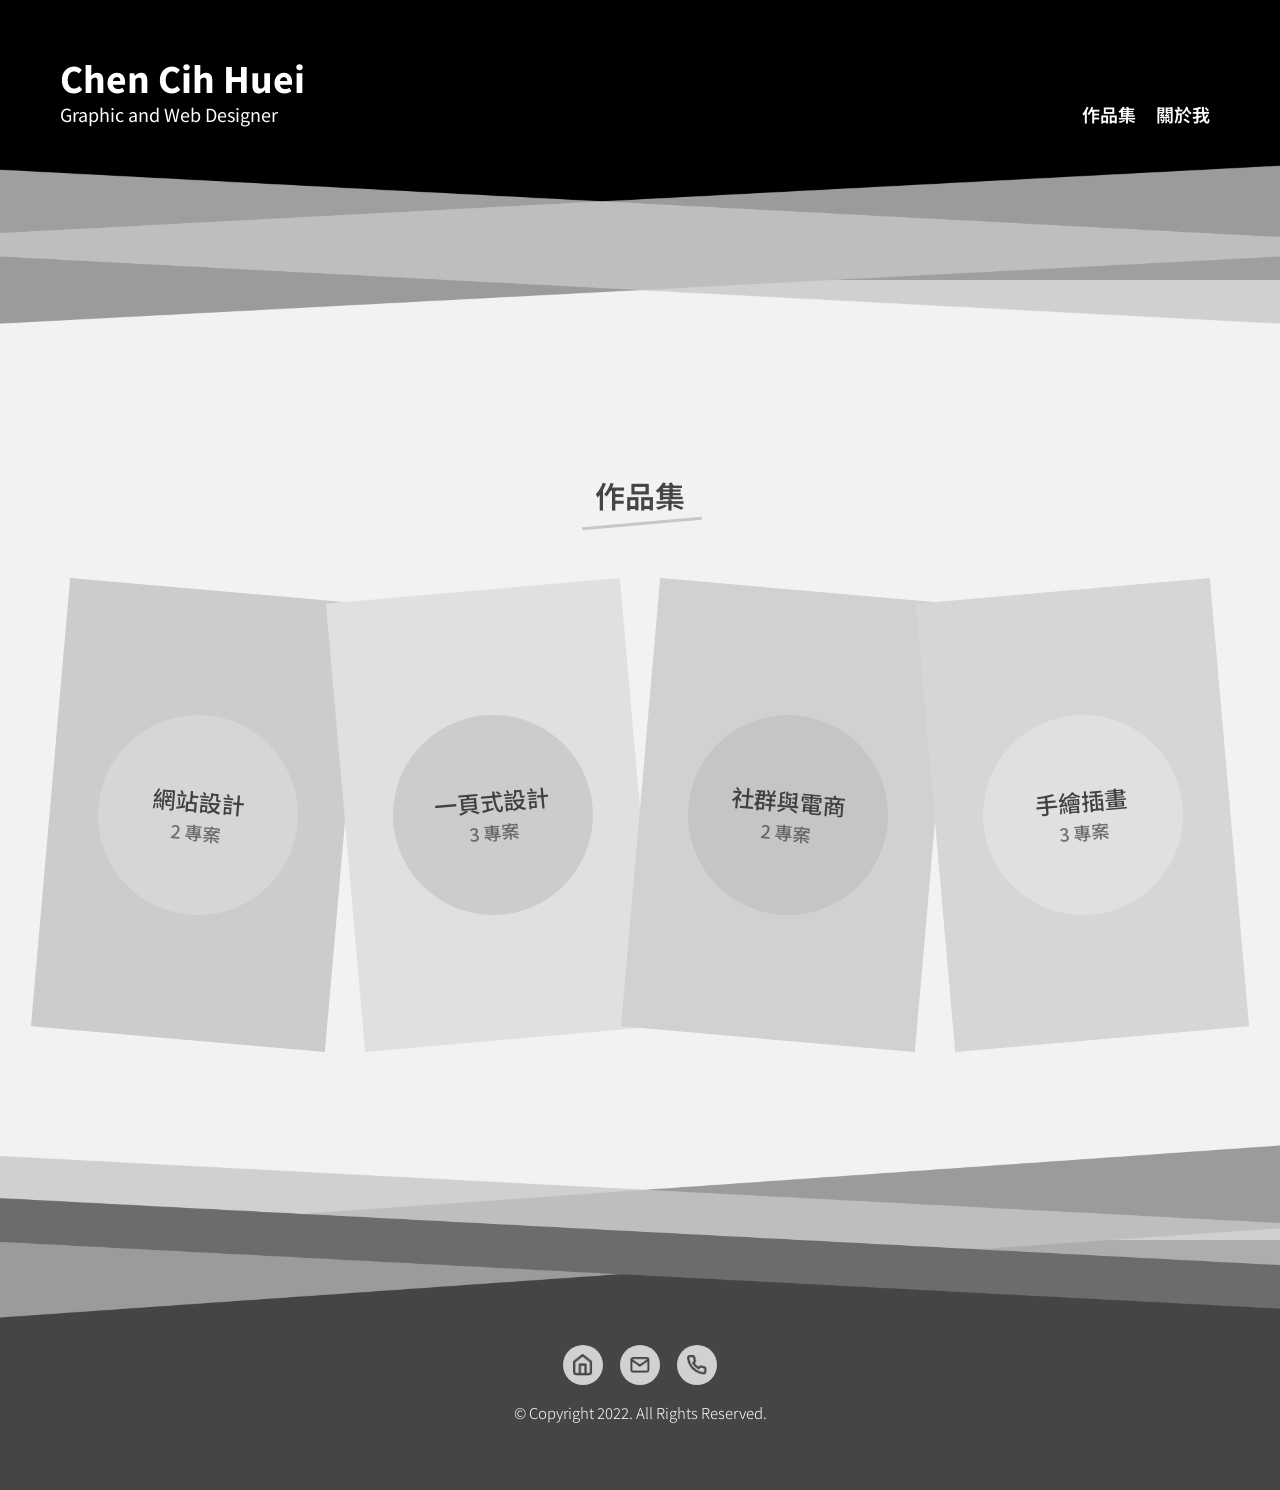
<file: index.html>
<!DOCTYPE html>
<html lang="en">
<head>
    <meta charset="UTF-8">
    <meta http-equiv="X-UA-Compatible" content="IE=edge">
    <meta name="viewport" content="width=device-width, initial-scale=1.0">
    <meta name="description" content="Chen Cih Huei，Kaelyn，一名視覺設計師，這是她的個人網站。">
    <meta name="keyword" content="網頁設計 平面設計 作品集">
    <title>CihHuei_Portfolio</title>
    <meta property="og:title" content="CihHuei_Portfolio">
    <meta property="og:description" content="Chen Cih Huei，Kaelyn，一名視覺設計師，這是她的個人網站。">
    <meta property="og:type" content="website">
    <meta property="og:image" content="https://imgur.com/7OGcAdk.png">
    <link href="https://fonts.googleapis.com/css2?family=Noto+Sans+TC:wght@100;300;400;500;700;900&amp;display=swap" rel="stylesheet">
    <link type="text/css" rel="stylesheet" href="css/reset.css">
    <link type="text/css" rel="stylesheet" href="css/all.css">
    <link href="https://unpkg.com/aos@2.3.1/dist/aos.css" rel="stylesheet">
    <script async src="https://www.googletagmanager.com/gtag/js?id=G-48WBF40YT6"></script>
    <!-- Google Tag Manager -->
    <script>(function(w,d,s,l,i){w[l]=w[l]||[];w[l].push({'gtm.start':
        new Date().getTime(),event:'gtm.js'});var f=d.getElementsByTagName(s)[0],
        j=d.createElement(s),dl=l!='dataLayer'?'&l='+l:'';j.async=true;j.src=
        'https://www.googletagmanager.com/gtm.js?id='+i+dl;f.parentNode.insertBefore(j,f);
        })(window,document,'script','dataLayer','GTM-KBSG55V');
    </script>
        <!-- End Google Tag Manager -->
</head>
<body>
        <!-- Google Tag Manager (noscript) -->
        <noscript>
            <iframe src="https://www.googletagmanager.com/ns.html?id=GTM-KBSG55V"
        height="0" width="0" style="display:none;visibility:hidden"></iframe>
        </noscript>
        <!-- End Google Tag Manager (noscript) -->    
        



    <div class="head">
        <img src="img/headgray.png" alt="">
        <div class="head_contain">
            <div class="name font">
                <a href="about.html">
                    <h3>Chen Cih Huei</h3>
                </a>
                <p>Graphic and Web Designer</p>
            </div>
            <div class="nav font">
                <ul>
                    <li><a href="index.html">作品集</a></li>
                    <li><a href="about.html">關於我</a></li>
                </ul>
            </div>
        </div>
    </div>

    <div class="worksum font" data-aos="fade-up">
        <h1>作品集</h1>
    </div>

    <div class="content">
        <div class="item1">
            <a href="hikcamp.html".html" class="font">
                <div class="shape">
                    <ul>
                        <li class="cate">網站設計</li>
                        <li class="number">2 專案</li>
                    </ul>
                </div>
            </a>
        </div>
        <div class="item4">
            <a href="database.html" class="font">
                <div class="shape">
                    <ul>
                        <li class="cate">一頁式設計</li>
                        <li class="number">3 專案</li>
                    </ul>
                </div>
            </a>
        </div>
        <div class="item2">
            <a href="agriculture.html" class="font">
                <div class="shape">
                    <ul>
                        <li class="cate">社群與電商</li>
                        <li class="number">2 專案</li>
                    </ul>
                </div>
            </a>
        </div>
        <div class="item3">
            <a href="nft.html" class="font">
                <div class="shape">
                    <ul>
                        <li class="cate">手繪插畫</li>
                        <li class="number">3 專案</li>
                    </ul>
                </div>
            </a>
        </div>
    </div>


    <div class="bottom">
        <img src="img/bottomgray.png" alr="" class="bottompic">
        <div class="icon_zone">
            <a class="icon" href="index.html">
                <img src="img/home.png" alt="">
            </a>
            <a class="icon" href="mailto:pie8628@gmail.com">
                <img src="img/mail.png" alt="">
            </a>
            <a class="icon" href="tel:+886-988333481">
                <img src="img/phone.png" alt="">
            </a>
        </div>
        <p class="font">© Copyright 2022. All Rights Reserved.</p>
    </div>

    <script src="js/jquery-3.6.0.min.js"></script>
    <script src="https://unpkg.com/aos@2.3.1/dist/aos.js"></script>
    <script>
        AOS.init({
            duration: 1000,
        });
    </script>
    <script src="js/all.js"></script>


    
</body>
</html>
</file>
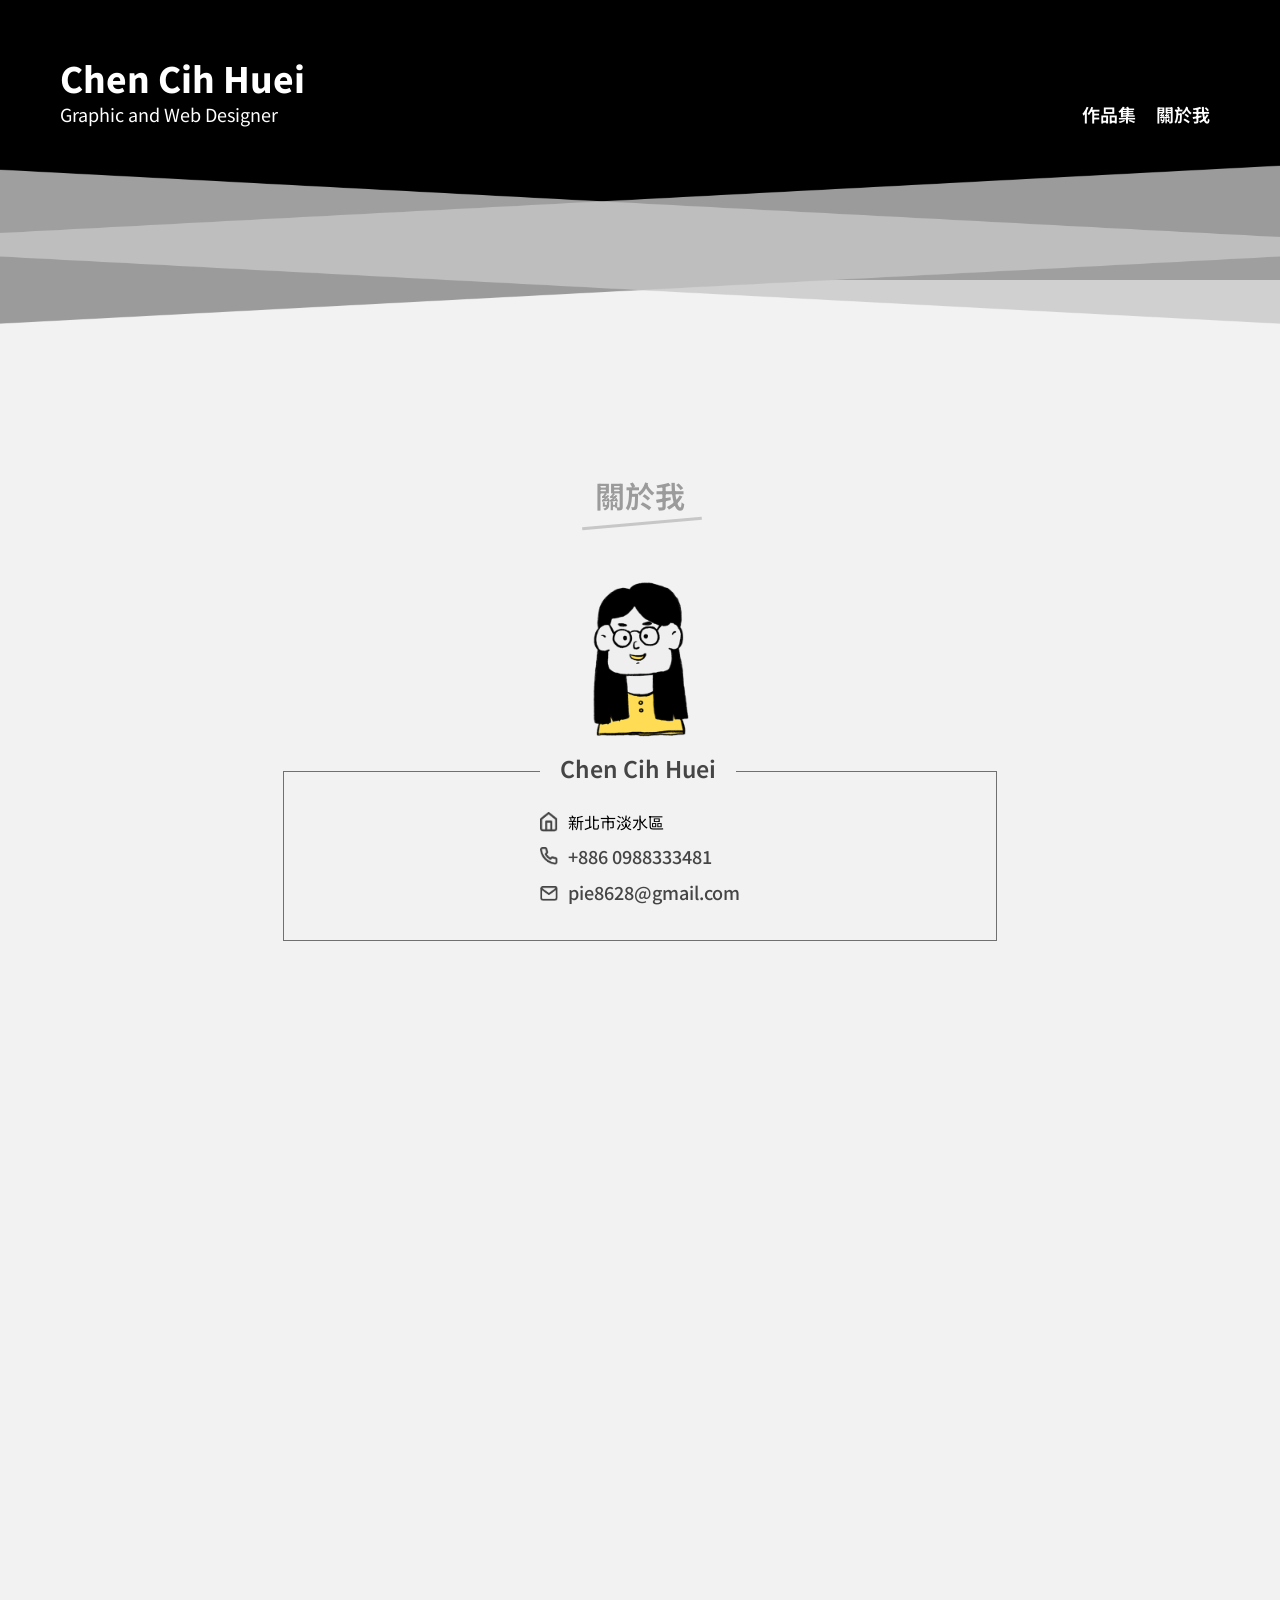
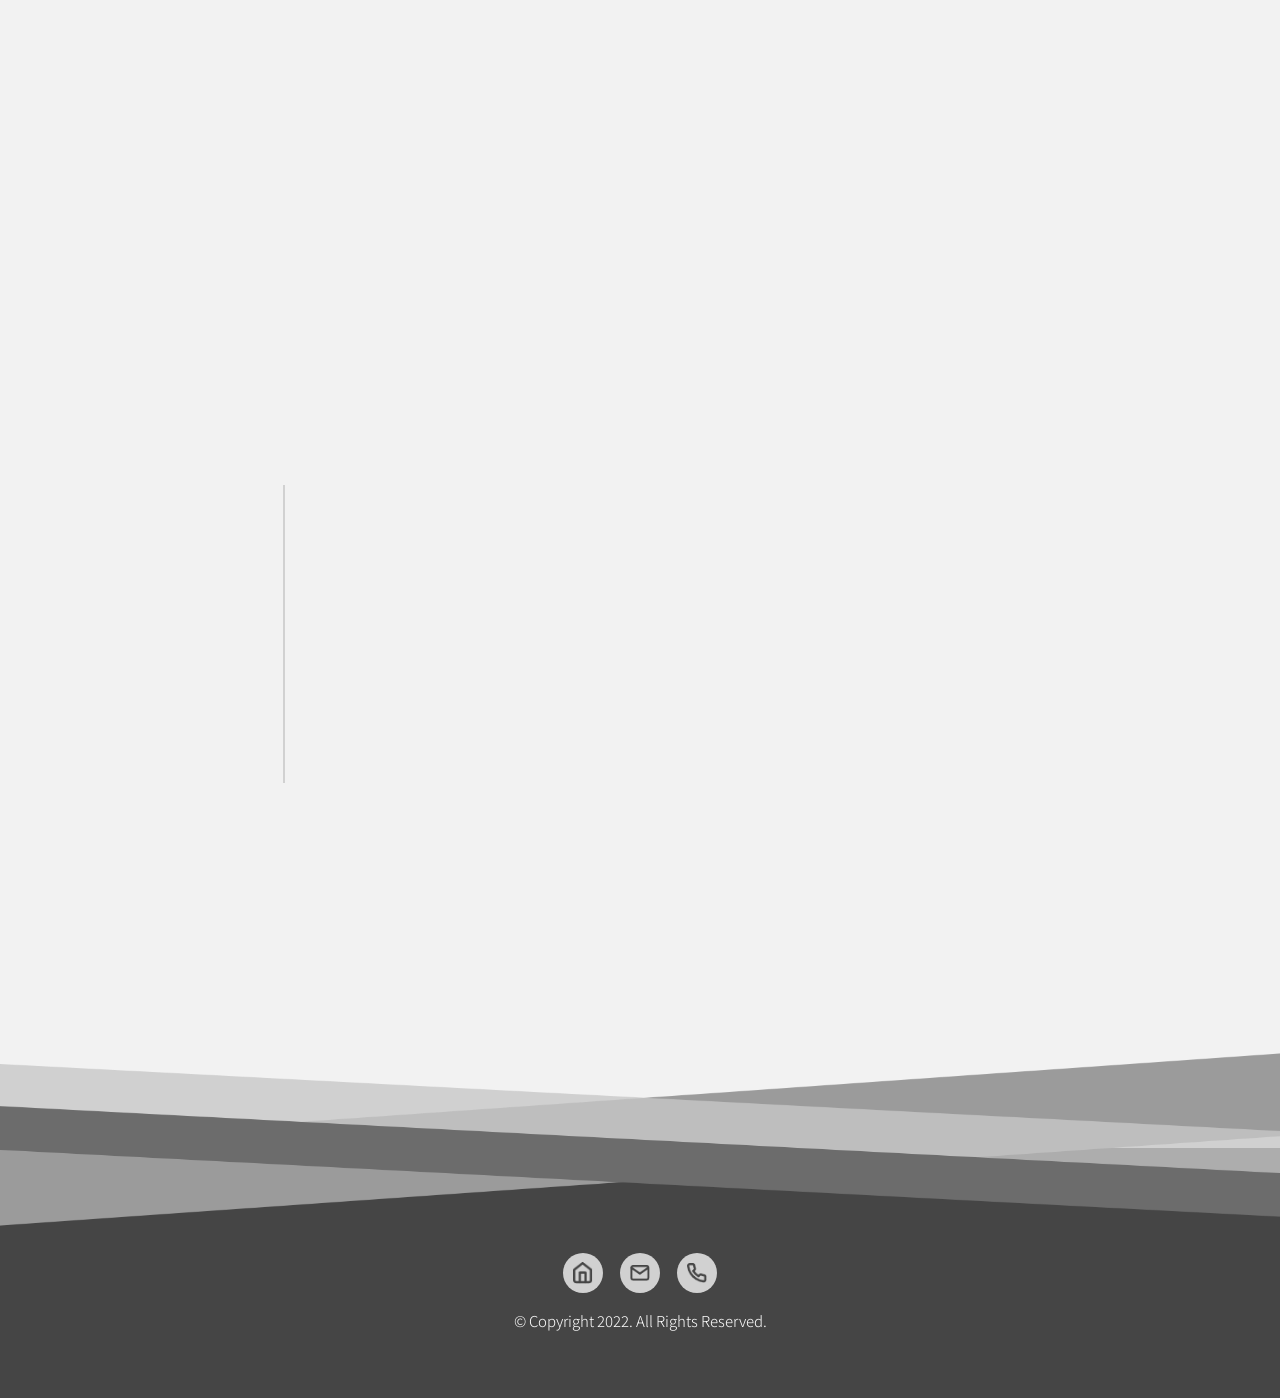
<file: about.html>
<!DOCTYPE html>
<html lang="en">
<head>
    <meta charset="UTF-8">
    <meta http-equiv="X-UA-Compatible" content="IE=edge">
    <meta name="viewport" content="width=device-width, initial-scale=1.0">
    <meta name="description" content="Chen Cih Huei，Kaelyn，一名視覺設計師，這是她的個人網站。">
    <meta name="keyword" content="網頁設計 平面設計 作品集">
    <title>Portfolio_關於我</title>
    <meta property="og:title" content="Portfolio_關於我">
    <meta property="og:description" content="Chen Cih Huei，Kaelyn，一名視覺設計師，這是她的個人網站。">
    <meta property="og:type" content="website">
    <meta property="og:image" content="https://imgur.com/7OGcAdk.png">
    <link href="https://fonts.googleapis.com/css2?family=Noto+Sans+TC:wght@100;300;400;500;700;900&amp;display=swap" rel="stylesheet">
    <link type="text/css" rel="stylesheet" href="css/reset.css">
    <link type="text/css" rel="stylesheet" href="css/all.css">
    <link href="https://unpkg.com/aos@2.3.1/dist/aos.css" rel="stylesheet">
    <!-- Google Tag Manager -->
    <script>(function(w,d,s,l,i){w[l]=w[l]||[];w[l].push({'gtm.start':
        new Date().getTime(),event:'gtm.js'});var f=d.getElementsByTagName(s)[0],
        j=d.createElement(s),dl=l!='dataLayer'?'&l='+l:'';j.async=true;j.src=
        'https://www.googletagmanager.com/gtm.js?id='+i+dl;f.parentNode.insertBefore(j,f);
        })(window,document,'script','dataLayer','GTM-KBSG55V');
    </script>
        <!-- End Google Tag Manager -->
</head>
<body>
    <!-- Google Tag Manager (noscript) -->
    <noscript><iframe src="https://www.googletagmanager.com/ns.html?id=GTM-KBSG55V"
    height="0" width="0" style="display:none;visibility:hidden"></iframe>
    </noscript>
    <!-- End Google Tag Manager (noscript) -->    

    <div class="head">
        <img src="img/headgray.png" alt="">
        <div class="head_contain">
            <div class="name font">
                <a href="about.html">
                    <h3>Chen Cih Huei</h3>
                </a>
                <p>Graphic and Web Designer</p>
            </div>
            <div class="nav font">
                <ul>
                    <li><a href="index.html">作品集</a></li>
                    <li><a href="about.html">關於我</a></li>
                </ul>
            </div>
        </div>
    </div>


    <div class="content_1 font">
        <div class="title" data-aos="fade-up">
            <h1>關於我</h1>
        </div>
        <div class="pic" data-aos="flip-left">
            <img src="img/me.png" alt="">
        </div>
        <div class="txt" data-aos="fade-up">
            <div class="name">
                <h3>Chen Cih Huei</h3>
            </div>
            <ul>
                <li class="location">
                    <div class="icon"><img src="img/home.png"></div>
                    <p>新北市淡水區</p>
                </li>
                <li>
                    <a href="tel:+886-988333481">
                        <div class="icon"><img src="img/phone.png"></div>
                        <p>+886 0988333481</p>
                    </a>
                </li>
                <li>
                    <a href="mailto:pie8628@gmail.com">
                        <div class="icon"><img src="img/mail.png"></div>
                        <p>pie8628@gmail.com</p>
                    </a>
                </li>
            </ul>
        </div>
    </div>


    <div class="content_2 font">
        <div class="title" data-aos="fade-up">
            <h2>專長</h2>
        </div>
        <ul>
            <li data-aos="fade-left">平面設計</li>
            <li data-aos="fade-left" data-aos-delay="50">一頁式/RWD網站設計</li>
            <li data-aos="fade-left" data-aos-delay="100">UI設計</li>
            <li data-aos="fade-left" data-aos-delay="150">影像修圖</li>
            <li data-aos="fade-left" data-aos-delay="200">電腦繪圖</li>
            <li data-aos="fade-left" data-aos-delay="250">手繪插畫</li>
            <li data-aos="fade-left" data-aos-delay="300">資訊圖表</li>
            <li data-aos="fade-left" data-aos-delay="350">圖文排版</li>
            <li data-aos="fade-left" data-aos-delay="400">廣告文案</li>
            <li data-aos="fade-left" data-aos-delay="450">社群媒體管理</li>
            <li data-aos="fade-left" data-aos-delay="500">電商行銷圖文</li>
            <li data-aos="fade-left" data-aos-delay="550">影片腳本規劃</li>
        </ul>
    </div>

    <div class="content_3 font">
        <div class="title" data-aos="fade-up">
            <h2>擅長工具</h2>
        </div>
        <ul>
            <li data-aos="fade-right">Illustrator</li>
            <li data-aos="fade-right" data-aos-delay="50">Photoshop</li>
            <li data-aos="fade-right" data-aos-delay="100">Adobe XD</li>
            <li data-aos="fade-right" data-aos-delay="150">InDesign</li>
            <li data-aos="fade-right" data-aos-delay="200">After Effects</li>
            <li data-aos="fade-right" data-aos-delay="250">Figma</li>
            <li data-aos="fade-right" data-aos-delay="300">Adobe Fresco</li>
            <li data-aos="fade-right" data-aos-delay="350">Procreate</li>
        </ul>
    </div>

    <div class="content_4 font">
        <div class="title" data-aos="fade-up">
            <h2>前端技能</h2>
        </div>
        <ul>
            <li data-aos="fade-left">Html</li>
            <li data-aos="fade-left" data-aos-delay="50">Css</li>
            <li data-aos="fade-left" data-aos-delay="100">Sass</li>
            <li data-aos="fade-left" data-aos-delay="150">Bootstrap</li>
            <li data-aos="fade-left" data-aos-delay="200">jQuery</li>
        </ul>
    </div>

    <div class="content_5 font">
        <div class="title" data-aos="fade-up">
            <h2>經歷</h2>
        </div>
        <div class="wrap">
            <div class="item">
                <div class="date" data-aos="fade-right">
                    <p>2021</p>
                </div>
                <div class="job">
                    <div class="line_1" data-aos="fade-left">
                        <h3>視覺設計</h3>
                        <p>/ 經濟日報</p>
                    </div>
                    <div class="line_2">
                        <a href="database.html" target="blank"  data-aos="fade-left" data-aos-delay="50"><p>產業資料庫</p></a>
                        <a href="nft.html" target="blank" data-aos="fade-left" data-aos-delay="100"><p>NFT設計-元宇宙金融大暴發</p></a>
                        <a href="stock.html" target="blank" data-aos="fade-left" data-aos-delay="150"><p>台股擂台明星賽</p></a>
                        <a href="tiger.html" target="blank" data-aos="fade-left" data-aos-delay="200"><p>福虎祈願抽紅包</p></a>
                    </div>
                </div>
            </div>
            <div class="item">
                <div class="date" data-aos="fade-right">
                    <p>2019</p>
                </div>
                <div class="job">
                    <div class="line_1" data-aos="fade-left">
                        <h3>視覺設計暨專案企劃</h3>
                        <p>/ 海極創意</p>
                    </div>
                    <div class="line_2">
                        <a href="amove.html" target="blank" data-aos="fade-left" data-aos-delay="50"><p>一個動作，撐住他的全世界</p></a>
                        <a href="agriculture.html" target="blank" data-aos="fade-left" data-aos-delay="100"><p>加強新媒體農業傳播計畫</p></a>
                    </div>
                </div>
            </div>
            <div class="item">
                <div class="date" data-aos="fade-right">
                    <p>2017</p>
                </div>
                <div class="job">
                    <div class="line_1" data-aos="fade-left">
                        <h3>美編企劃專員</h3>
                        <p>/ 璞藝行銷</p>
                    </div>
                    <div class="line_2">
                        <a href="fire.html" target="blank" data-aos="fade-left" data-aos-delay="50"><p>住宅火災警報器品牌專案</p></a>
                    </div>
                </div>
            </div>
        </div>
    </div>






    <div class="backtoWorks font" data-aos="flip-left">
        <a href="index.html">作品總覽</a>
    </div>




    <div class="bottom">
        <img src="img/bottomgray.png" alr="" class="bottompic">
        <div class="icon_zone">
            <a class="icon" href="index.html">
                <img src="img/home.png" alt="">
            </a>
            <a class="icon" href="mailto:pie8628@gmail.com">
                <img src="img/mail.png" alt="">
            </a>
            <a class="icon" href="tel:+886-988333481">
                <img src="img/phone.png" alt="">
            </a>
        </div>
        <p class="font">© Copyright 2022. All Rights Reserved.</p>
    </div>

    <script src="js/jquery-3.6.0.min.js"></script>
    <script src="https://unpkg.com/aos@2.3.1/dist/aos.js"></script>
    <script>
        AOS.init({
            duration: 1000,
        });
    </script>
    <script src="js/all.js"></script>


    
</body>
</html>
</file>
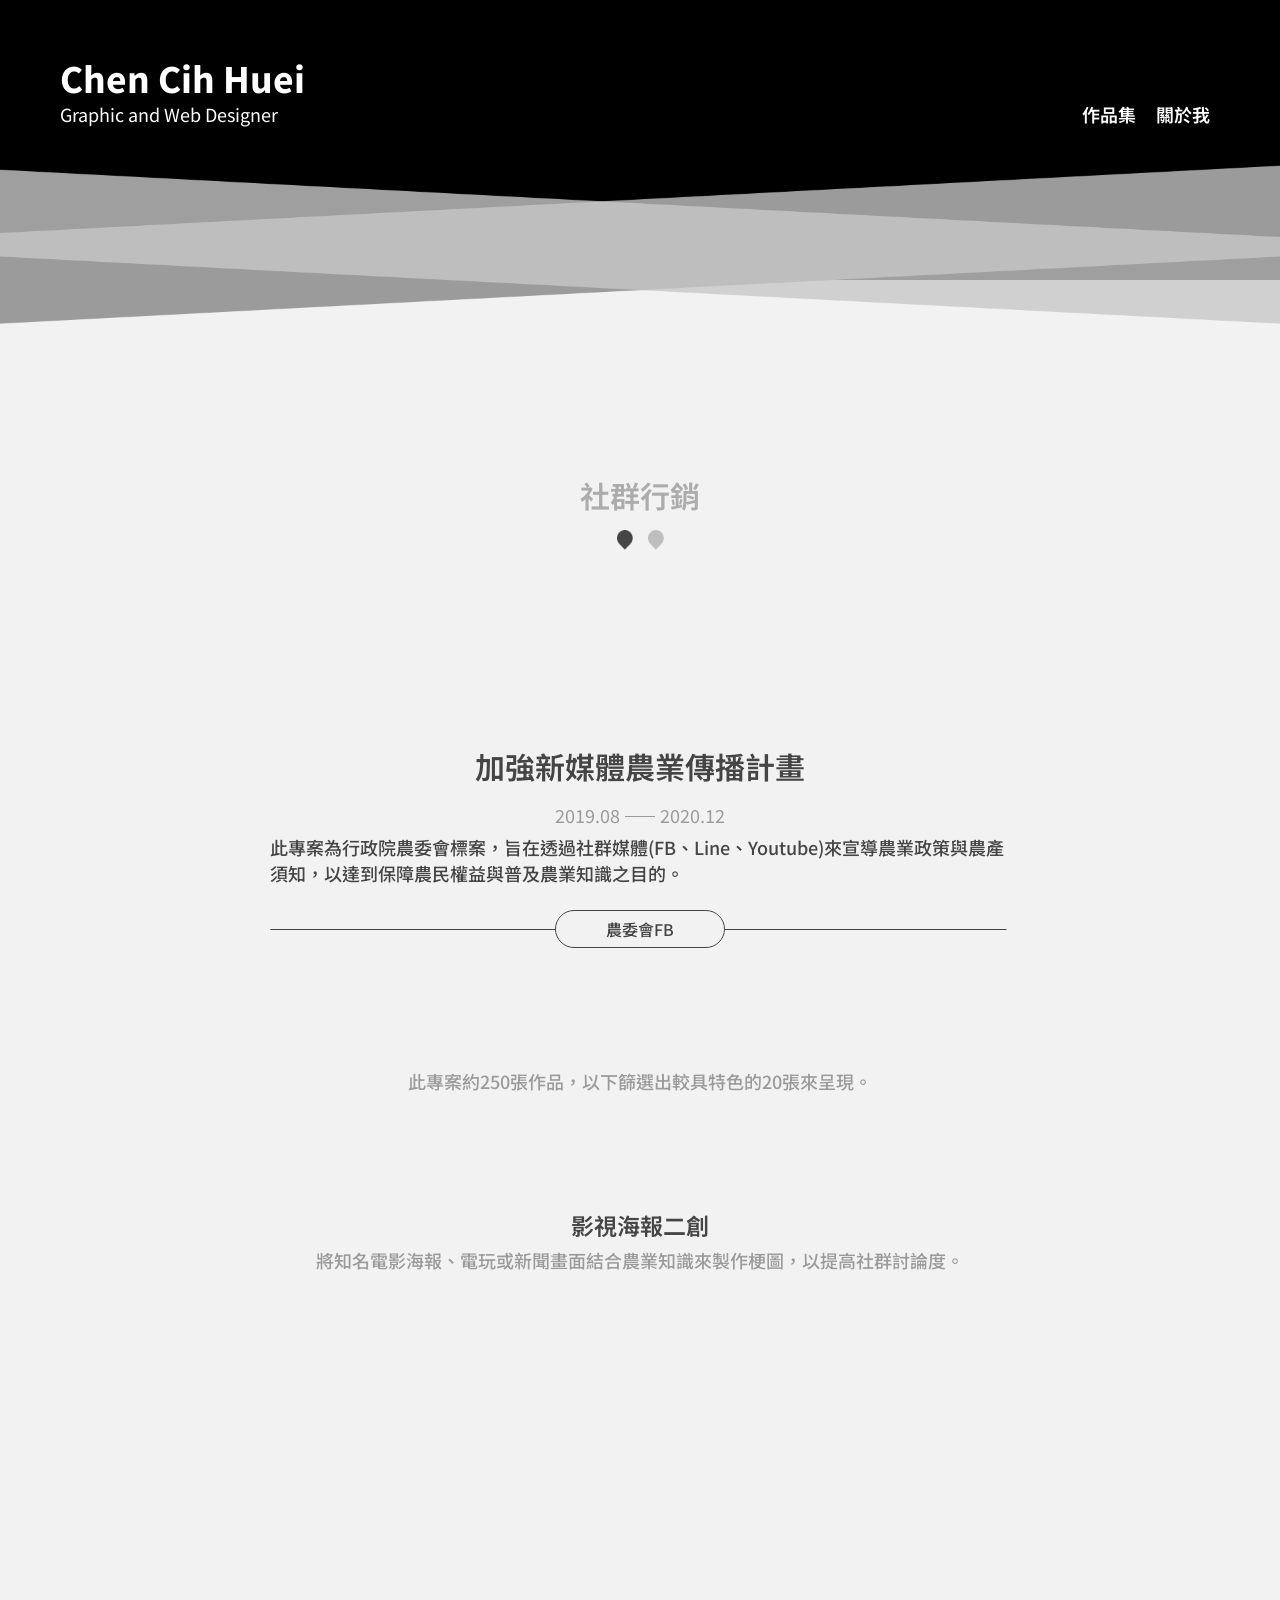
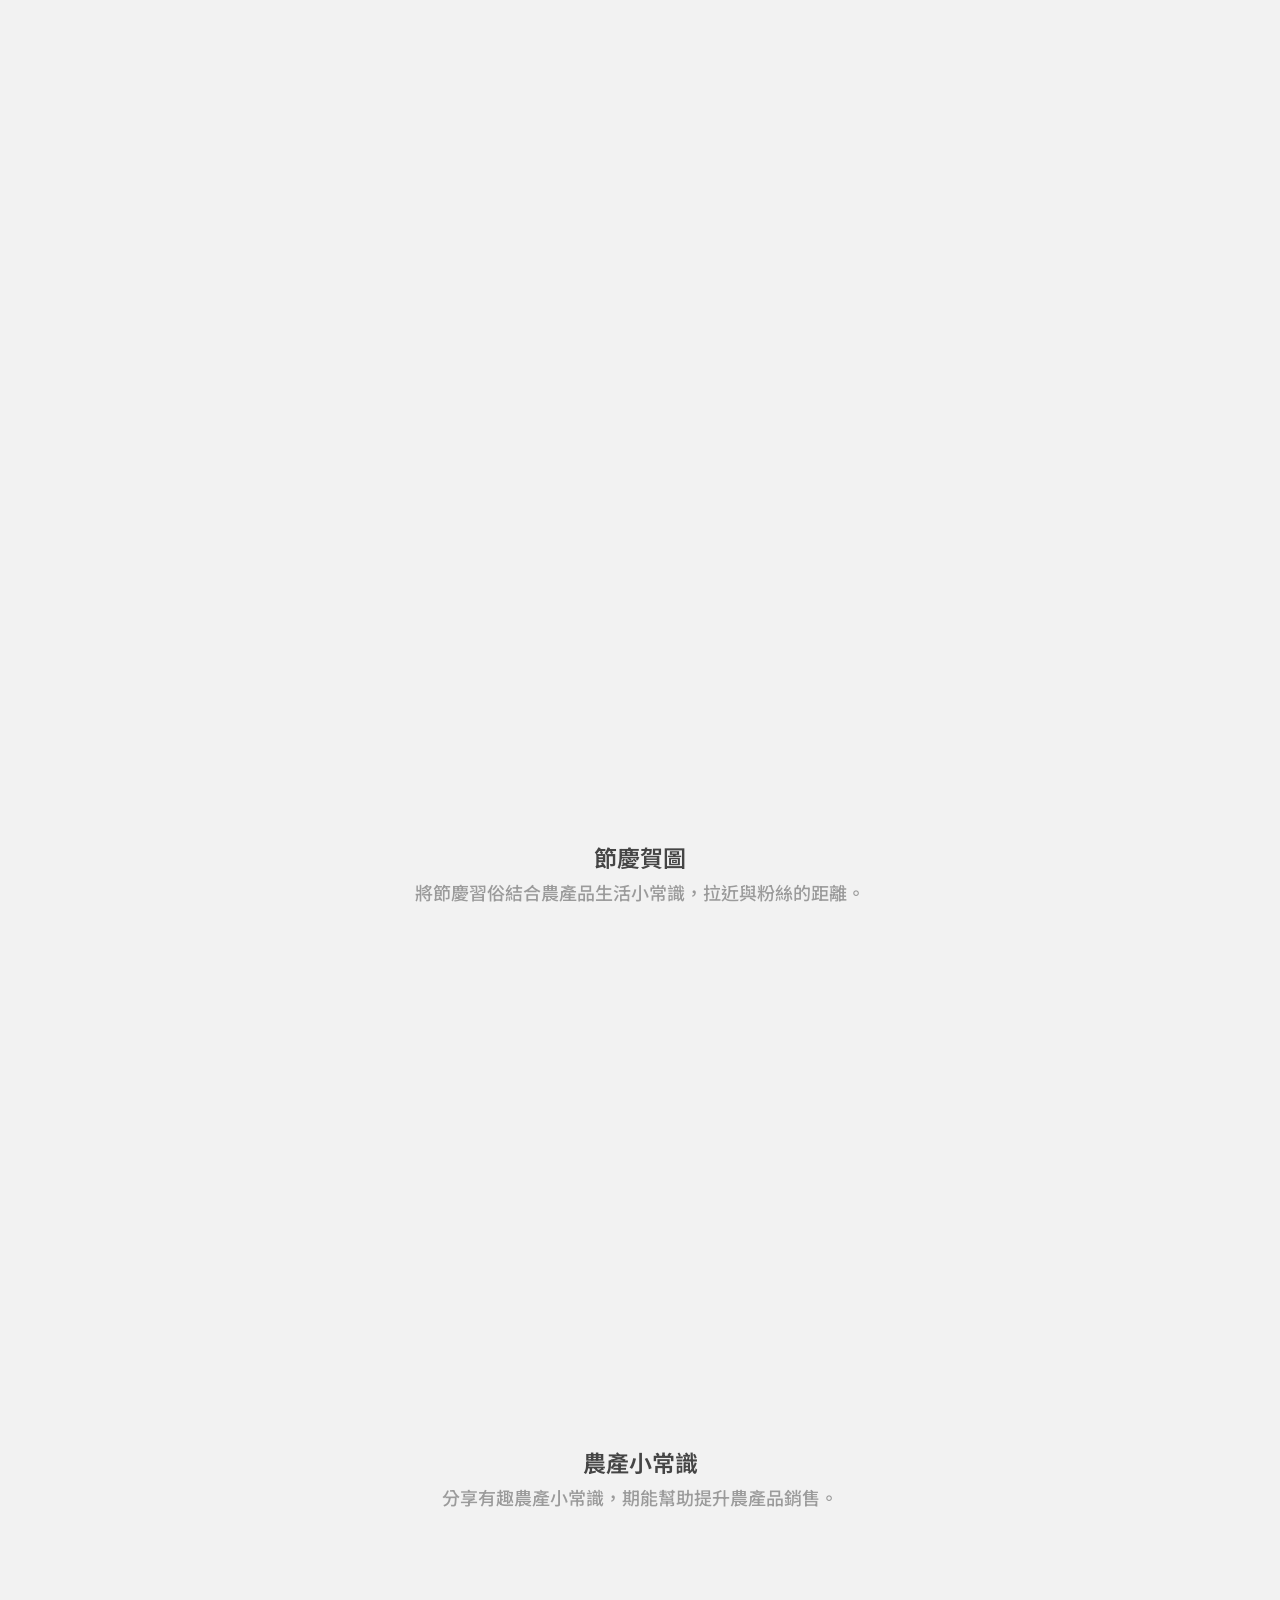
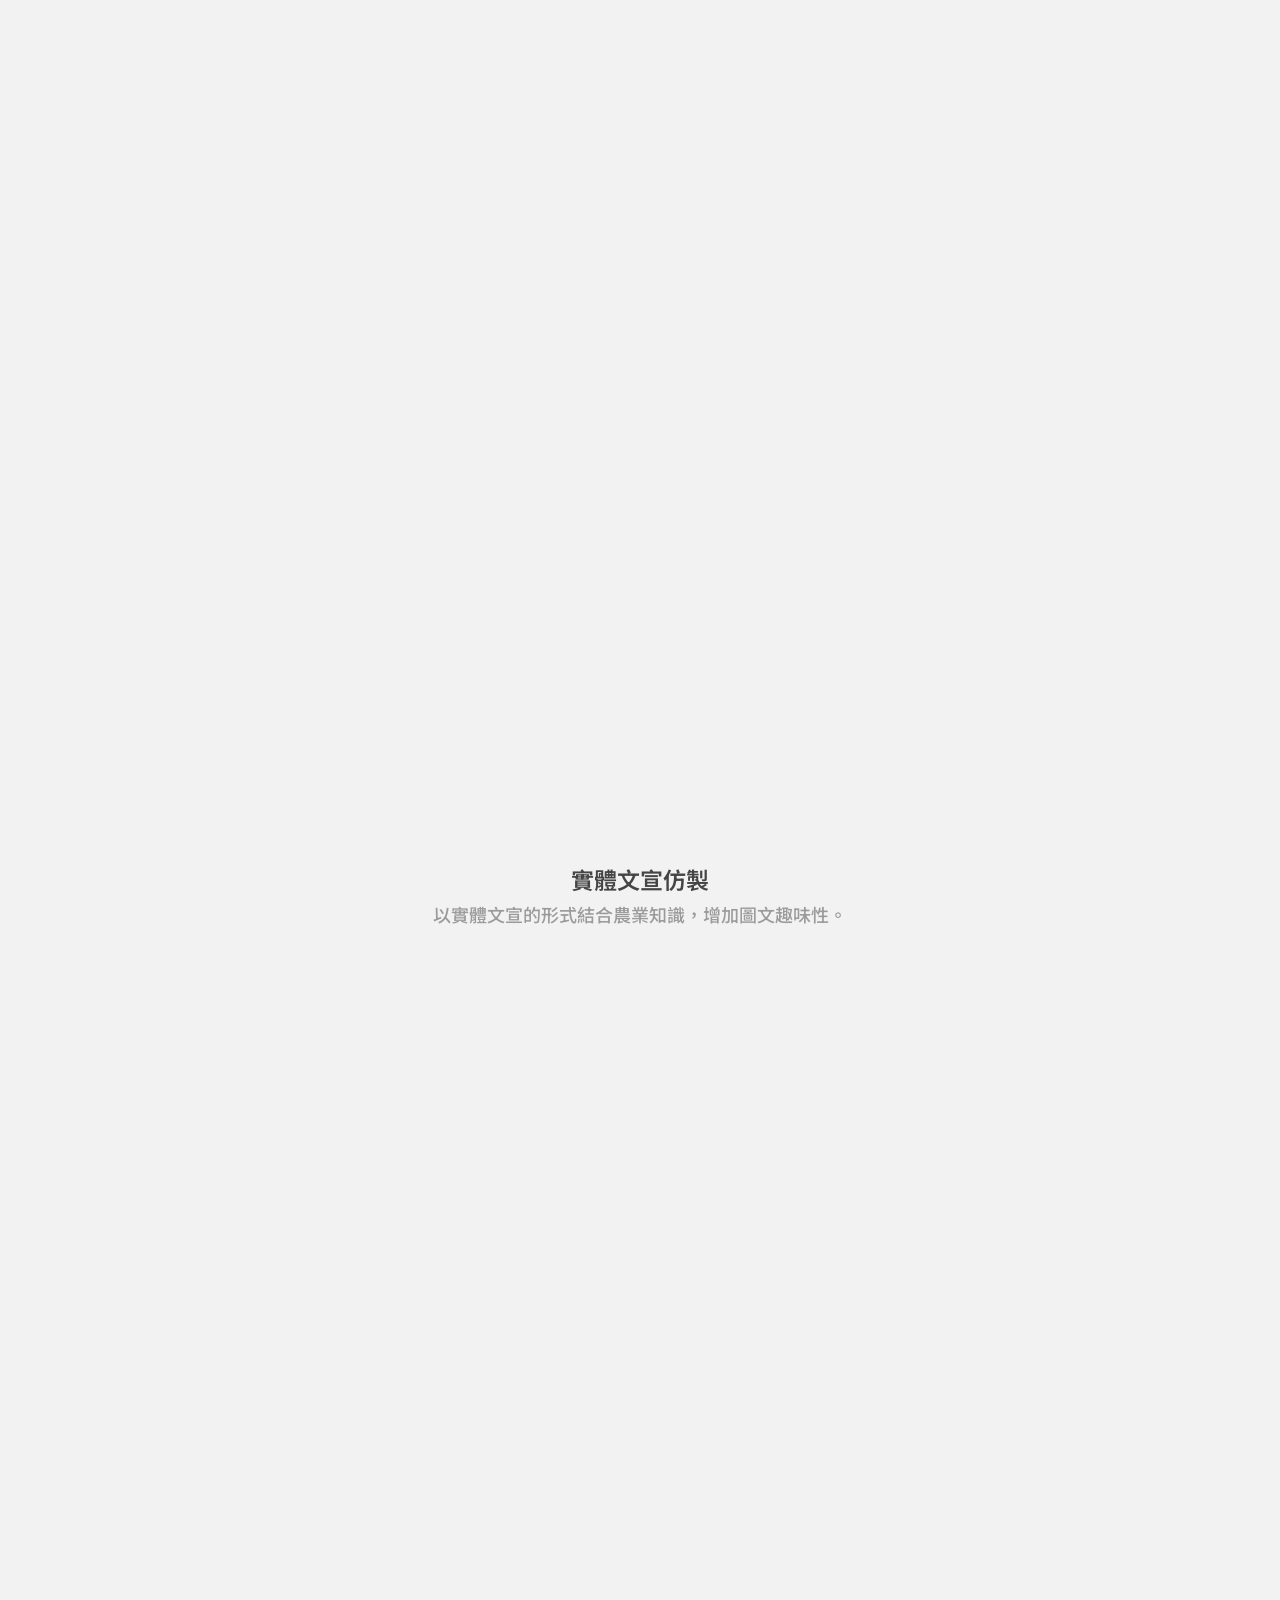
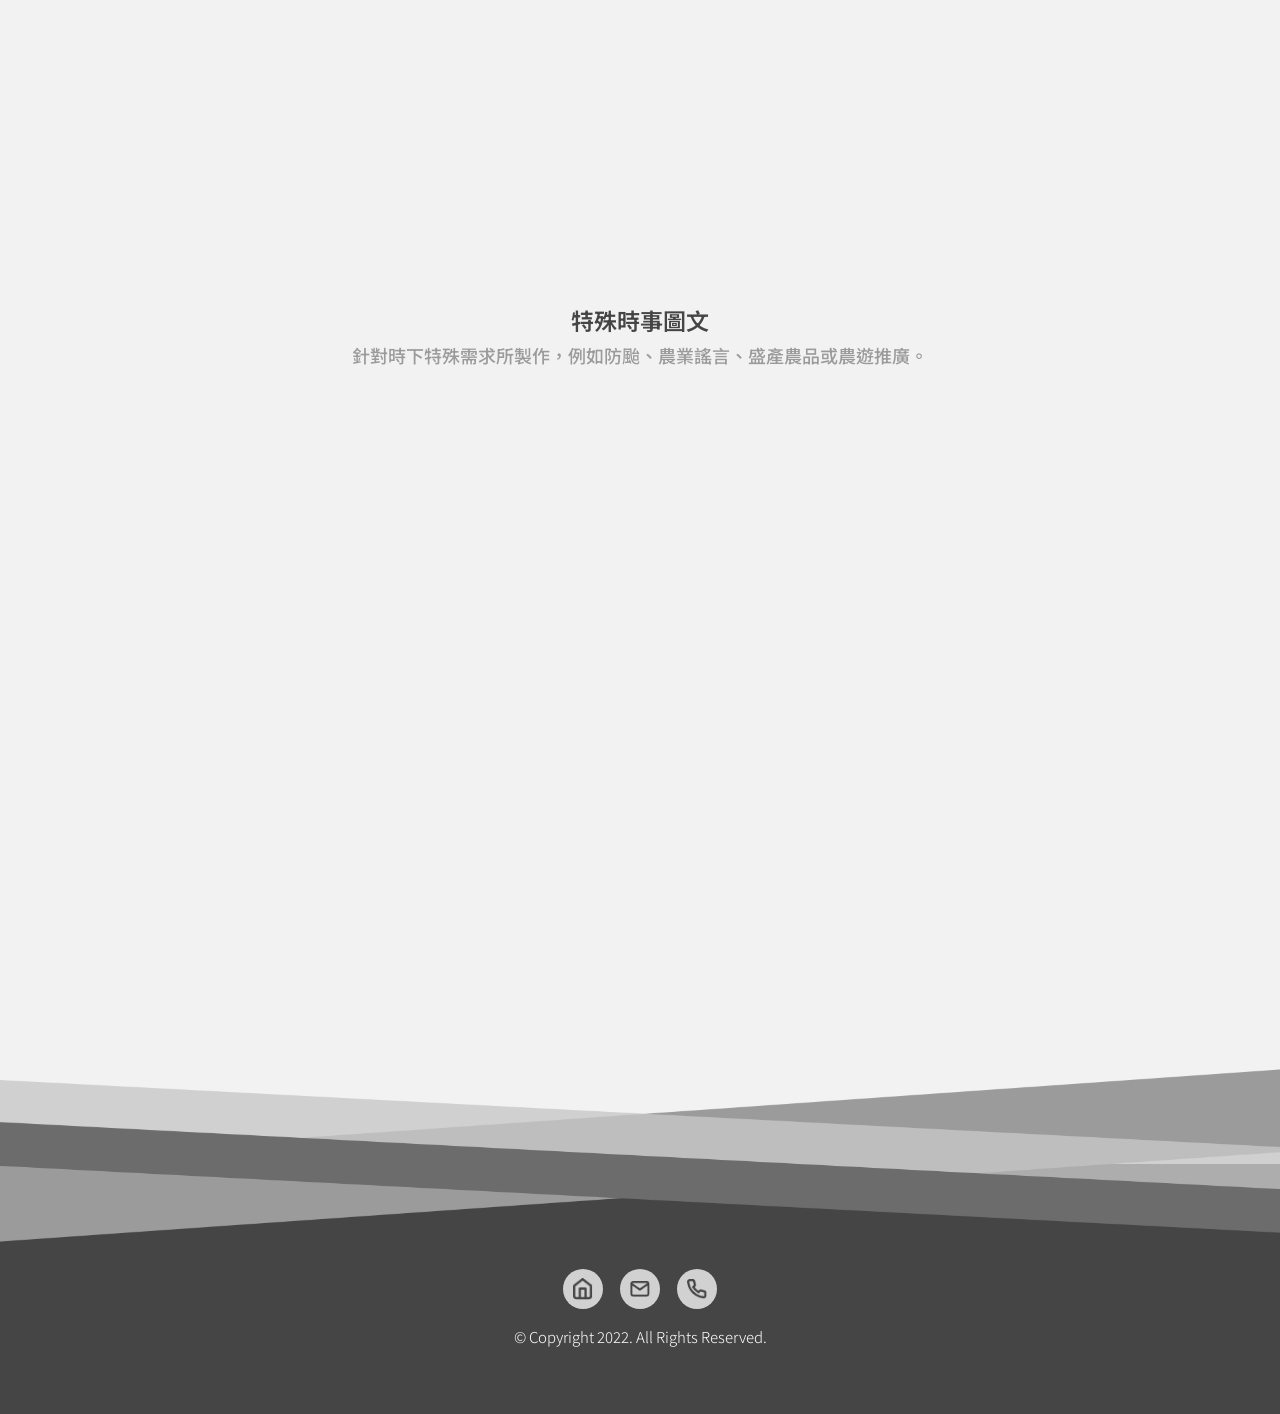
<file: agriculture.html>
<!DOCTYPE html>
<html lang="en">
<head>
    <meta charset="UTF-8">
    <meta http-equiv="X-UA-Compatible" content="IE=edge">
    <meta name="viewport" content="width=device-width, initial-scale=1.0">
    <meta name="description" content="Chen Cih Huei，Kaelyn，一名視覺設計師，這是她的個人網站。">
    <meta name="keyword" content="網頁設計 平面設計 作品集">
    <title>Portfolio_加強新媒體農業傳播計畫</title>
    <meta property="og:title" content="Portfolio_加強新媒體農業傳播計畫">
    <meta property="og:description" content="此專案為行政院農委會標案，旨在透過社群媒體(FB、Line、Youtube)來宣導農業政策與農產須知，以達到保障農民權益與普及農業知識之目的。">
    <meta property="og:type" content="website">
    <meta property="og:image" content="https://imgur.com/7OGcAdk.png">
    <link href="https://fonts.googleapis.com/css2?family=Noto+Sans+TC:wght@100;300;400;500;700;900&amp;display=swap" rel="stylesheet">
    <link type="text/css" rel="stylesheet" href="css/reset.css">
    <link type="text/css" rel="stylesheet" href="css/all.css">
    <link href="https://unpkg.com/aos@2.3.1/dist/aos.css" rel="stylesheet">
    <script async src="https://www.googletagmanager.com/gtag/js?id=G-48WBF40YT6"></script>
    <!-- Google Tag Manager -->
    <script>(function(w,d,s,l,i){w[l]=w[l]||[];w[l].push({'gtm.start':
        new Date().getTime(),event:'gtm.js'});var f=d.getElementsByTagName(s)[0],
        j=d.createElement(s),dl=l!='dataLayer'?'&l='+l:'';j.async=true;j.src=
        'https://www.googletagmanager.com/gtm.js?id='+i+dl;f.parentNode.insertBefore(j,f);
        })(window,document,'script','dataLayer','GTM-KBSG55V');
    </script>
        <!-- End Google Tag Manager -->
</head>
<body>
        <!-- Google Tag Manager (noscript) -->
        <noscript>
            <iframe src="https://www.googletagmanager.com/ns.html?id=GTM-KBSG55V"
        height="0" width="0" style="display:none;visibility:hidden"></iframe>
        </noscript>
        <!-- End Google Tag Manager (noscript) -->    
        
    <div class="head">
        <img src="img/headgray.png" alt="">
        <div class="head_contain">
            <div class="name font">
                <a href="about.html">
                    <h3>Chen Cih Huei</h3>
                </a>
                <p>Graphic and Web Designer</p>
            </div>
            <div class="nav font">
                <ul>
                    <li><a href="index.html">作品集</a></li>
                    <li><a href="about.html">關於我</a></li>
                </ul>
            </div>
        </div>
    </div>

    <div class="arrowzone font" data-aos="fade-up" 
    data-aos-anchor-placement="top-bottom" data-aos-offset="1000">
        <a href="#" class="prebtn first">
            <div class="btnpic">
                <img src="img/arrow-back.png" class="black">
                <img src="img/arrow-back_white.png" class="white">
            </div>
            <p>上個專案</p>
        </a>
        <a href="fire.html" class="nextbtn long">
            <div class="btnpic">
                <img src="img/arrow-next.png" class="black">
                <img src="img/arrow-next_white.png" class="white">
            </div>
            <p>下個專案</p>
        </a>
    </div>

    <div class="category font">
        <h2>社群行銷</h2>
        <div class="dotdotdot">
            <a href="agriculture.html"><img src="img/dot2.png"></a>
            <a href="fire.html"><img src="img/dot.png"></a>
        </div>
    </div>

    <div class="intro font"  data-aos="fade-up">
        <h1>加強新媒體農業傳播計畫</h1>
        <ul>
            <li class="font">2019.08</li>
            <li class="font">2020.12</li>
        </ul>
        <p>此專案為行政院農委會標案，旨在透過社群媒體(FB、Line、Youtube)來宣導農業政策與農產須知，以達到保障農民權益與普及農業知識之目的。</p>
        <div class="web">
            <a href="https://www.facebook.com/coataiwan/" target="blank">農委會FB</a>
            <hr>
        </div>
    </div>

    <div class="agri_container">
        <span class="first font">此專案約250張作品，以下篩選出較具特色的20張來呈現。</span>
        <div class="agri_wrap">
            <div class="txt font">
                <h3>影視海報二創</h3>
                <p>將知名電影海報、電玩或新聞畫面結合農業知識來製作梗圖，以提高社群討論度。</p>
            </div>
            <div class="pic">
                <div class="apic"  data-aos="fade-left" >
                    <img src="img/農委/tinified/農134.png">
                </div>
                <div class="apic"  data-aos="fade-right" >
                    <img src="img/農委/tinified/農25.png">
                </div>
            </div>
            <div class="phonepic">
                <div class="apic"  data-aos="fade-left" >
                    <img src="img/農委/tinified/農1.png">
                </div>
                <div class="apic"  data-aos="fade-left" >
                    <img src="img/農委/tinified/農3.png">
                </div>
                <div class="apic"  data-aos="fade-left" >
                    <img src="img/農委/tinified/農4.png">
                </div>
                <div class="apic"  data-aos="fade-left" >
                    <img src="img/農委/tinified/農2.png">
                </div>
                <div class="apic"  data-aos="fade-left" >
                    <img src="img/農委/tinified/農5.png">
                </div>
            </div>
        </div>
        <div class="agri_wrap">
            <div class="txt font">
                <h3>節慶賀圖</h3>
                <p>將節慶習俗結合農產品生活小常識，拉近與粉絲的距離。</p>
            </div>
            <div class="pic" >
                <div class="apic" data-aos="fade-left" >
                    <img src="img/農委/tinified/農678.png">
                </div>
            </div>
            <div class="phonepic">
                <div class="apic" data-aos="fade-left" >
                    <img src="img/農委/tinified/農6.png">
                </div>
                <div class="apic" data-aos="fade-left" >
                    <img src="img/農委/tinified/農7.png">
                </div>
                <div class="apic" data-aos="fade-left" >
                    <img src="img/農委/tinified/農8.png">
                </div>
            </div>
        </div>
        <div class="agri_wrap">
            <div class="txt font">
                <h3>農產小常識</h3>
                <p>分享有趣農產小常識，期能幫助提升農產品銷售。</p>
            </div>
            <div class="pic">
                <div class="apic" data-aos="fade-left" >
                    <img src="img/農委/tinified/農910.png">
                </div>
                <div class="apic" data-aos="fade-right" >
                    <img src="img/農委/tinified/農111213.png">
                </div>
            </div>
            <div class="phonepic">
                <div class="apic" data-aos="fade-left" >
                    <img src="img/農委/tinified/農9.png">
                </div>
                <div class="apic" data-aos="fade-left" >
                    <img src="img/農委/tinified/農10.png">
                </div>
                <div class="apic" data-aos="fade-left" >
                    <img src="img/農委/tinified/農11.png">
                </div>
                <div class="apic" data-aos="fade-left" >
                    <img src="img/農委/tinified/農12.png">
                </div>
                <div class="apic" data-aos="fade-left" >
                    <img src="img/農委/tinified/農13.png">
                </div>
            </div>
        </div>
        <div class="agri_wrap">
            <div class="txt font">
                <h3>實體文宣仿製</h3>
                <p>以實體文宣的形式結合農業知識，增加圖文趣味性。</p>
            </div>
            <div class="pic">
                <div class="apic" data-aos="fade-right" >
                    <img src="img/農委/tinified/農1415.png">
                </div>
            </div>
            <div class="phonepic">
                <div class="apic" data-aos="fade-right" >
                    <img src="img/農委/tinified/農14.png">
                </div>
                <div class="apic" data-aos="fade-right" >
                    <img src="img/農委/tinified/農15.png">
                </div>
            </div>
        </div>
        <div class="agri_wrap">
            <div class="txt font">
                <h3>特殊時事圖文</h3>
                <p>針對時下特殊需求所製作，例如防颱、農業謠言、盛產農品或農遊推廣。</p>
            </div>
            <div class="pic">
                <div class="apic" data-aos="fade-right" >
                    <img src="img/農委/tinified/農161718.png">
                </div>
            </div>
            <div class="phonepic">
                <div class="apic" data-aos="fade-right" >
                    <img src="img/農委/tinified/農16.png">
                </div>
                <div class="apic" data-aos="fade-right" >
                    <img src="img/農委/tinified/農17.png">
                </div>
                <div class="apic" data-aos="fade-right" >
                    <img src="img/農委/tinified/農18.png">
                </div>
            </div>
        </div>
    </div>



    <div class="backtoWorks font" data-aos="flip-left">
        <a href="index.html">回作品總覽</a>
    </div>




    <div class="bottom">
        <img src="img/bottomgray.png" alr="" class="bottompic">
        <div class="icon_zone">
            <a class="icon" href="index.html">
                <img src="img/home.png" alt="">
            </a>
            <a class="icon" href="mailto:pie8628@gmail.com">
                <img src="img/mail.png" alt="">
            </a>
            <a class="icon" href="tel:+886-988333481">
                <img src="img/phone.png" alt="">
            </a>
        </div>
        <p class="font">© Copyright 2022. All Rights Reserved.</p>
    </div>

    <script src="js/jquery-3.6.0.min.js"></script>
    <script src="https://unpkg.com/aos@2.3.1/dist/aos.js"></script>
    <script>
        AOS.init({
            duration: 1000,
            startEvent: 'load',
        });
    </script>
    <script src="js/all.js"></script>


    
</body>
</html>
</file>
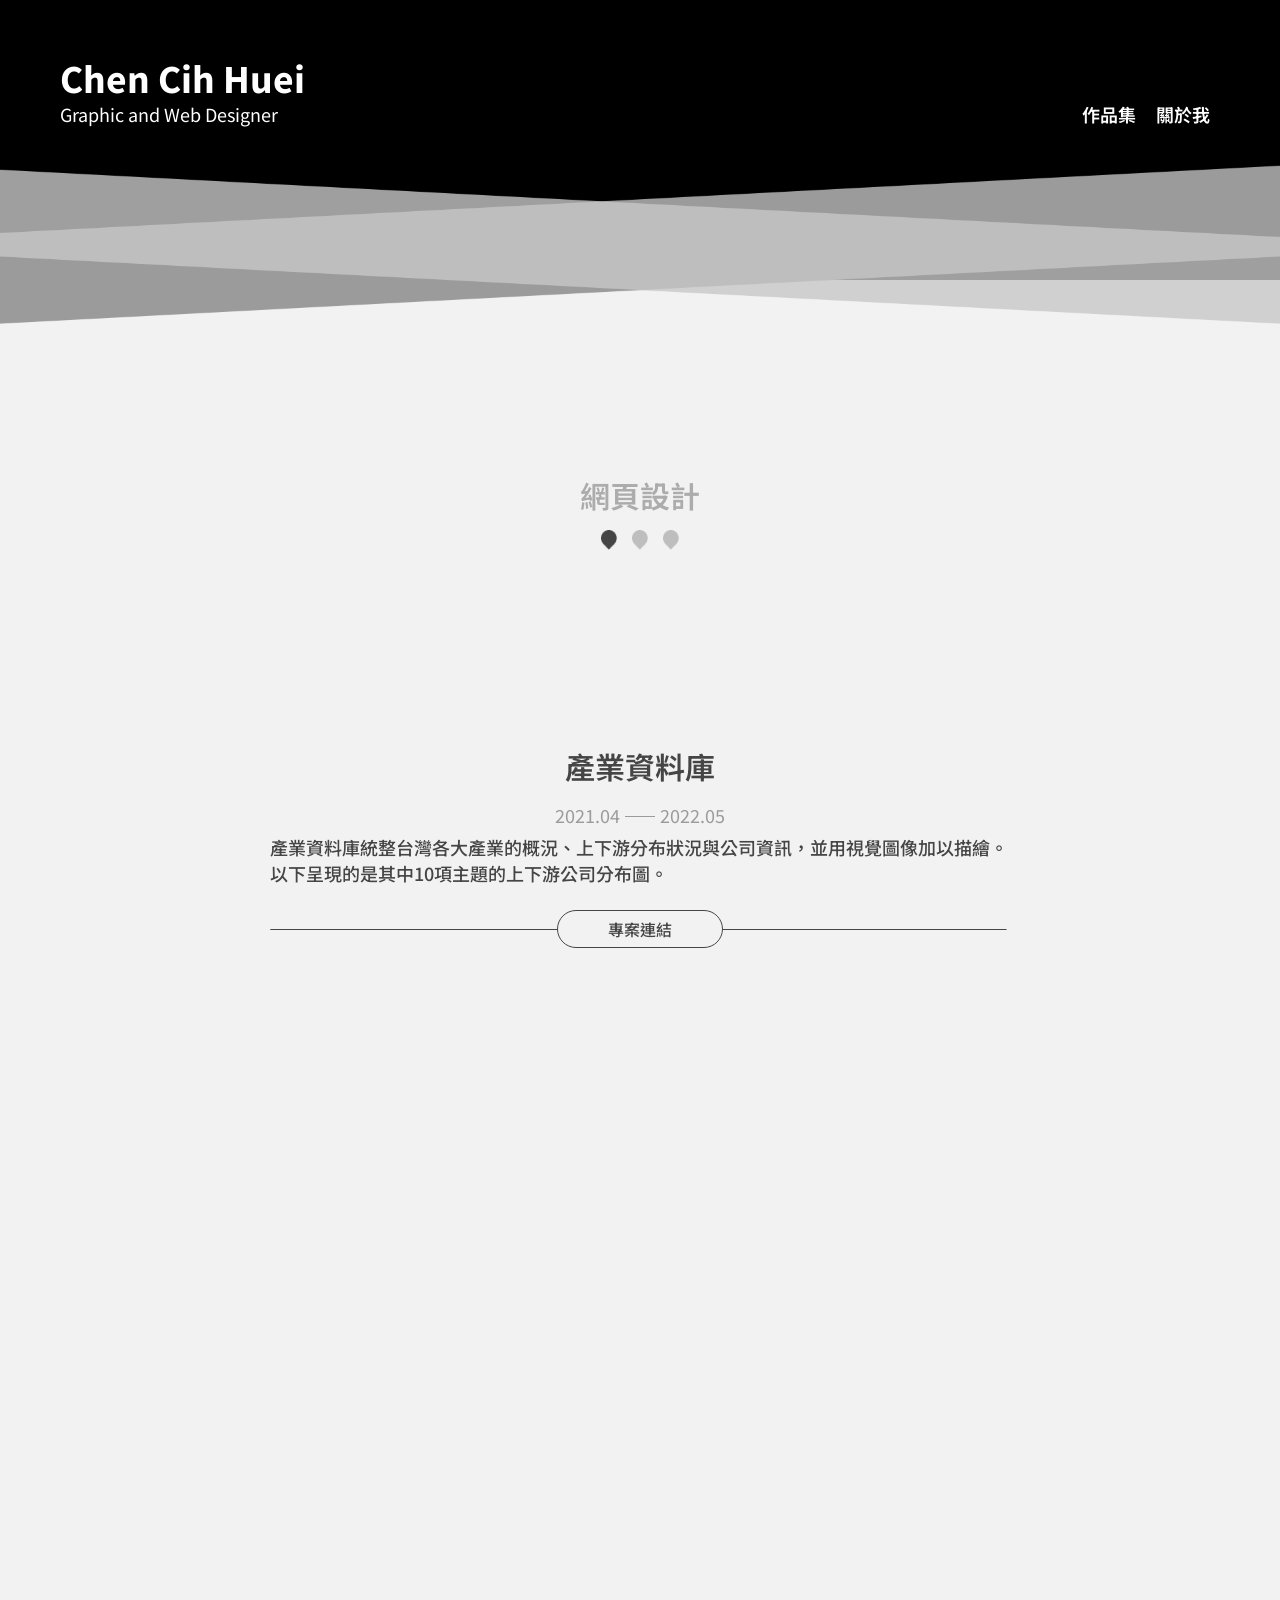
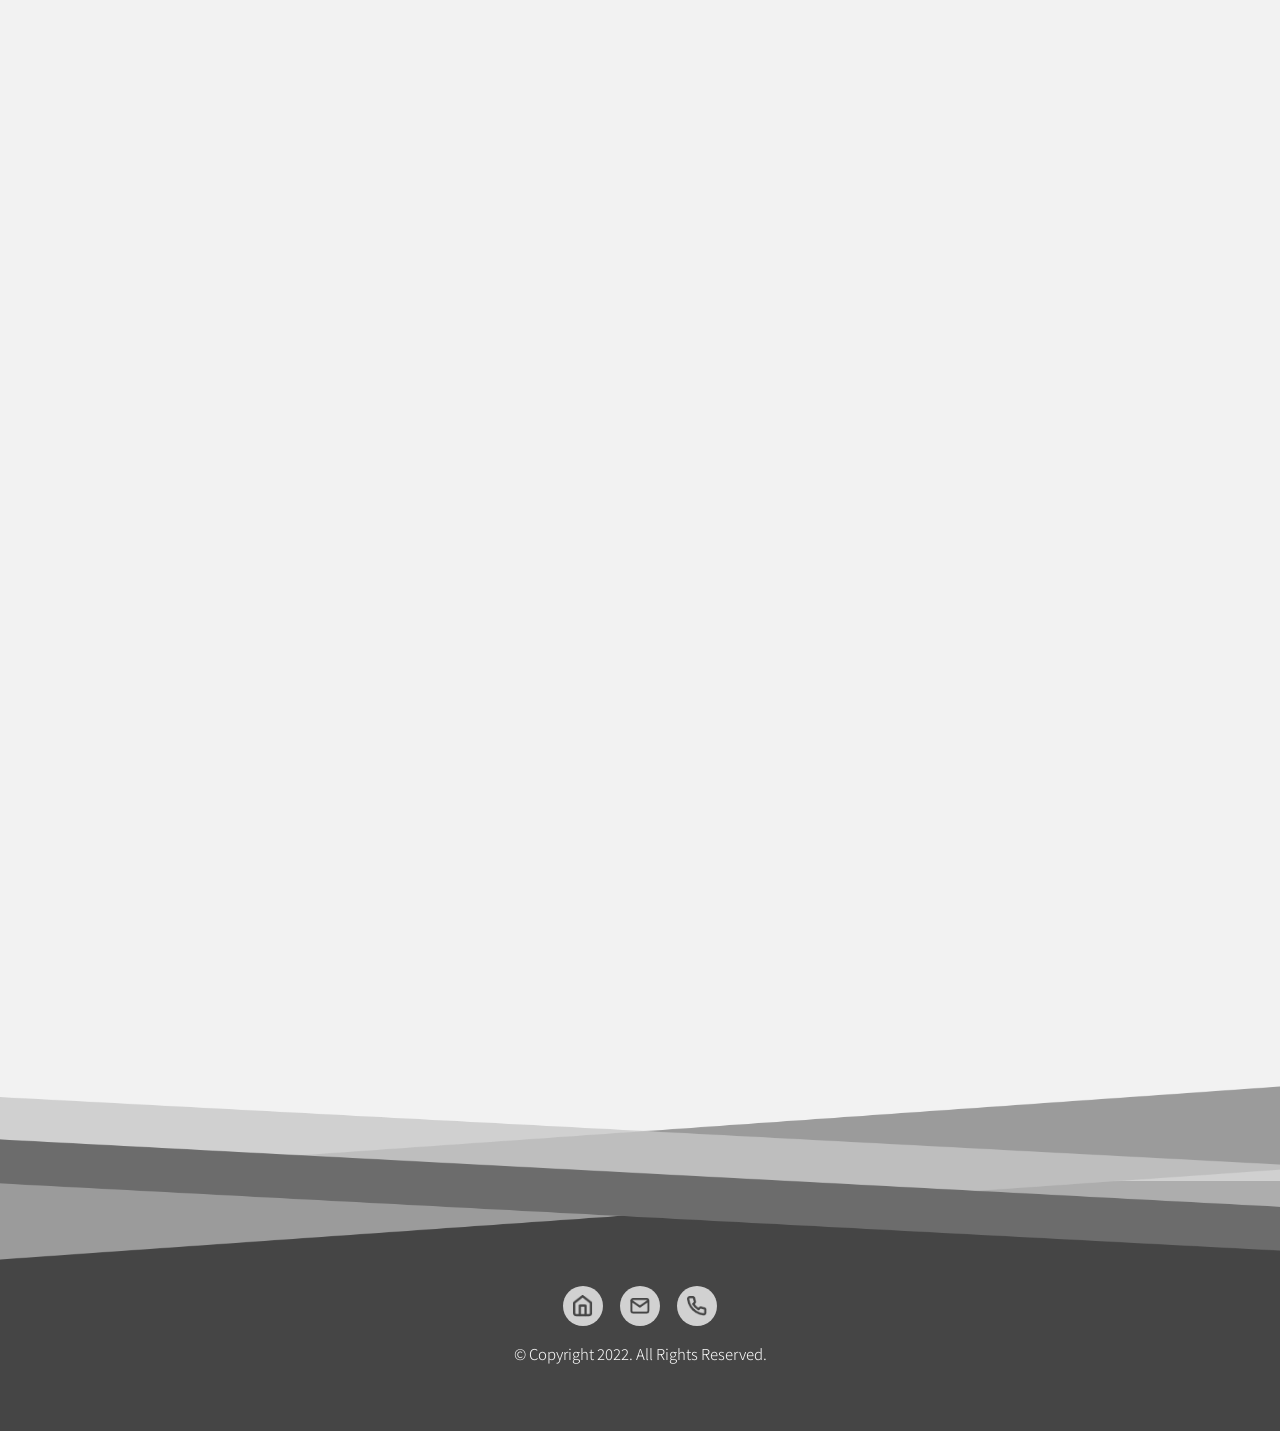
<file: database.html>
<!DOCTYPE html>
<html lang="en">
<head>
    <meta charset="UTF-8">
    <meta http-equiv="X-UA-Compatible" content="IE=edge">
    <meta name="viewport" content="width=device-width, initial-scale=1.0">
    <meta name="description" content="Chen Cih Huei，Kaelyn，一名視覺設計師，這是她的個人網站。">
    <meta name="keyword" content="網頁設計 平面設計 作品集">
    <title>Portfolio_產業資料庫</title>
    <meta property="og:title" content="Portfolio_產業資料庫">
    <meta property="og:description" content="產業資料庫統整台灣各大產業的概況、上下游分布狀況與公司資訊，並用視覺圖像加以描繪。">
    <meta property="og:type" content="website">
    <meta property="og:image" content="https://imgur.com/7OGcAdk.png">
    <link href="https://fonts.googleapis.com/css2?family=Noto+Sans+TC:wght@100;300;400;500;700;900&amp;display=swap" rel="stylesheet">
    <link type="text/css" rel="stylesheet" href="css/reset.css">
    <link type="text/css" rel="stylesheet" href="css/all.css">
    <link href="https://unpkg.com/aos@2.3.1/dist/aos.css" rel="stylesheet">
    <script async src="https://www.googletagmanager.com/gtag/js?id=G-48WBF40YT6"></script>
    <!-- Google Tag Manager -->
    <script>(function(w,d,s,l,i){w[l]=w[l]||[];w[l].push({'gtm.start':
        new Date().getTime(),event:'gtm.js'});var f=d.getElementsByTagName(s)[0],
        j=d.createElement(s),dl=l!='dataLayer'?'&l='+l:'';j.async=true;j.src=
        'https://www.googletagmanager.com/gtm.js?id='+i+dl;f.parentNode.insertBefore(j,f);
        })(window,document,'script','dataLayer','GTM-KBSG55V');
    </script>
        <!-- End Google Tag Manager -->
</head>
<body>
        <!-- Google Tag Manager (noscript) -->
        <noscript>
            <iframe src="https://www.googletagmanager.com/ns.html?id=GTM-KBSG55V"
        height="0" width="0" style="display:none;visibility:hidden"></iframe>
        </noscript>
        <!-- End Google Tag Manager (noscript) -->    
        


    <div class="head">
        <img src="img/headgray.png" alt="">
        <div class="head_contain">
            <div class="name font">
                <a href="about.html">
                    <h3>Chen Cih Huei</h3>
                </a>
                <p>Graphic and Web Designer</p>
            </div>
            <div class="nav font">
                <ul>
                    <li><a href="index.html">作品集</a></li>
                    <li><a href="about.html">關於我</a></li>
                </ul>
            </div>
        </div>
    </div>

    <div class="arrowzone font" data-aos="fade-up" 
    data-aos-anchor-placement="top-bottom" data-aos-offset="750">
        <a href="#" class="prebtn first">
            <div class="btnpic">
                <img src="img/arrow-back.png" class="black">
                <img src="img/arrow-back_white.png" class="white">
            </div>
            <p>上個專案</p>
        </a>
        <a href="hikcamp.html" class="nextbtn long">
            <div class="btnpic">
                <img src="img/arrow-next.png" class="black">
                <img src="img/arrow-next_white.png" class="white">
            </div>
            <p>下個專案</p>
        </a>
    </div>

    <div class="category font">
        <h2>網頁設計</h2>
        <div class="dotdotdot">
            <a href="database.html"><img src="img/dot2.png"></a>
            <a href="hikcamp.html"><img src="img/dot.png"></a>
            <a href="Jeueliy.html"><img src="img/dot.png"></a>
        </div>
    </div>

    <div class="intro font" data-aos="fade-up">
        <h1>產業資料庫</h1>
        <ul>
            <li class="font">2021.04</li>
            <li class="font">2022.05</li>
        </ul>
        <p>產業資料庫統整台灣各大產業的概況、上下游分布狀況與公司資訊，並用視覺圖像加以描繪。以下呈現的是其中10項主題的上下游公司分布圖。</p>
        <div class="web">
            <a href="https://money.udn.com/industry/index" target="blank">專案連結</a>
            <hr>
        </div>
    </div>


    <div class="data_container">
        <div class="apic no04" data-aos="fade-up">
            <img src="img/產業鏈/tinified/太空.png" alt="">
        </div>
        <div class="apic no10" data-aos="fade-up">
            <img src="img/產業鏈/tinified/無人機.png" alt="">
        </div>
        <div class="apic no03" data-aos="fade-up">
            <img src="img/產業鏈/tinified/PS5.png" alt="">
        </div>
        <div class="apic no05" data-aos="fade-up">
            <img src="img/產業鏈/tinified/手機.png" alt="">
        </div>
        <div class="apic no06" data-aos="fade-up">
            <img src="img/產業鏈/tinified/耳機.png" alt="">
        </div>
        <div class="apic no07" data-aos="fade-up">
            <img src="img/產業鏈/tinified/自駕車.png" alt="">
        </div>
        <!--
        <div class="apic no09">
            <img src="img/產業鏈/tinified/穿戴裝置.png" alt="">
        </div>
        -->
        <div class="apic no11" data-aos="fade-up">
            <img src="img/產業鏈/tinified/筆電.png" alt="">
        </div>
        <!--
        <div class="apic no12">
            <img src="img/產業鏈/tinified/製鞋.png" alt="">
        </div>
        -->
        <div class="apic no13" data-aos="fade-up">
            <img src="img/產業鏈/tinified/機器人.png" alt="">
        </div>
        <div class="apic no01" data-aos="fade-up">
            <img src="img/產業鏈/tinified/5G.png" alt="">
        </div>
        <div class="apic no02" data-aos="fade-up">
            <img src="img/產業鏈/tinified/AI.png" alt="">
        </div>


    </div>






    <div class="backtoWorks font" data-aos="flip-left">
        <a href="index.html">回作品總覽</a>
    </div>




    <div class="bottom">
        <img src="img/bottomgray.png" alr="" class="bottompic">
        <div class="icon_zone">
            <a class="icon" href="index.html">
                <img src="img/home.png" alt="">
            </a>
            <a class="icon" href="mailto:pie8628@gmail.com">
                <img src="img/mail.png" alt="">
            </a>
            <a class="icon" href="tel:+886-988333481">
                <img src="img/phone.png" alt="">
            </a>
        </div>
        <p class="font">© Copyright 2022. All Rights Reserved.</p>
    </div>

    <script src="js/jquery-3.6.0.min.js"></script>
    <script src="https://unpkg.com/aos@2.3.1/dist/aos.js"></script>
    <script>
        AOS.init({
            duration:1000
        });
    </script>
    <script src="js/all.js"></script>


    
</body>
</html>
</file>
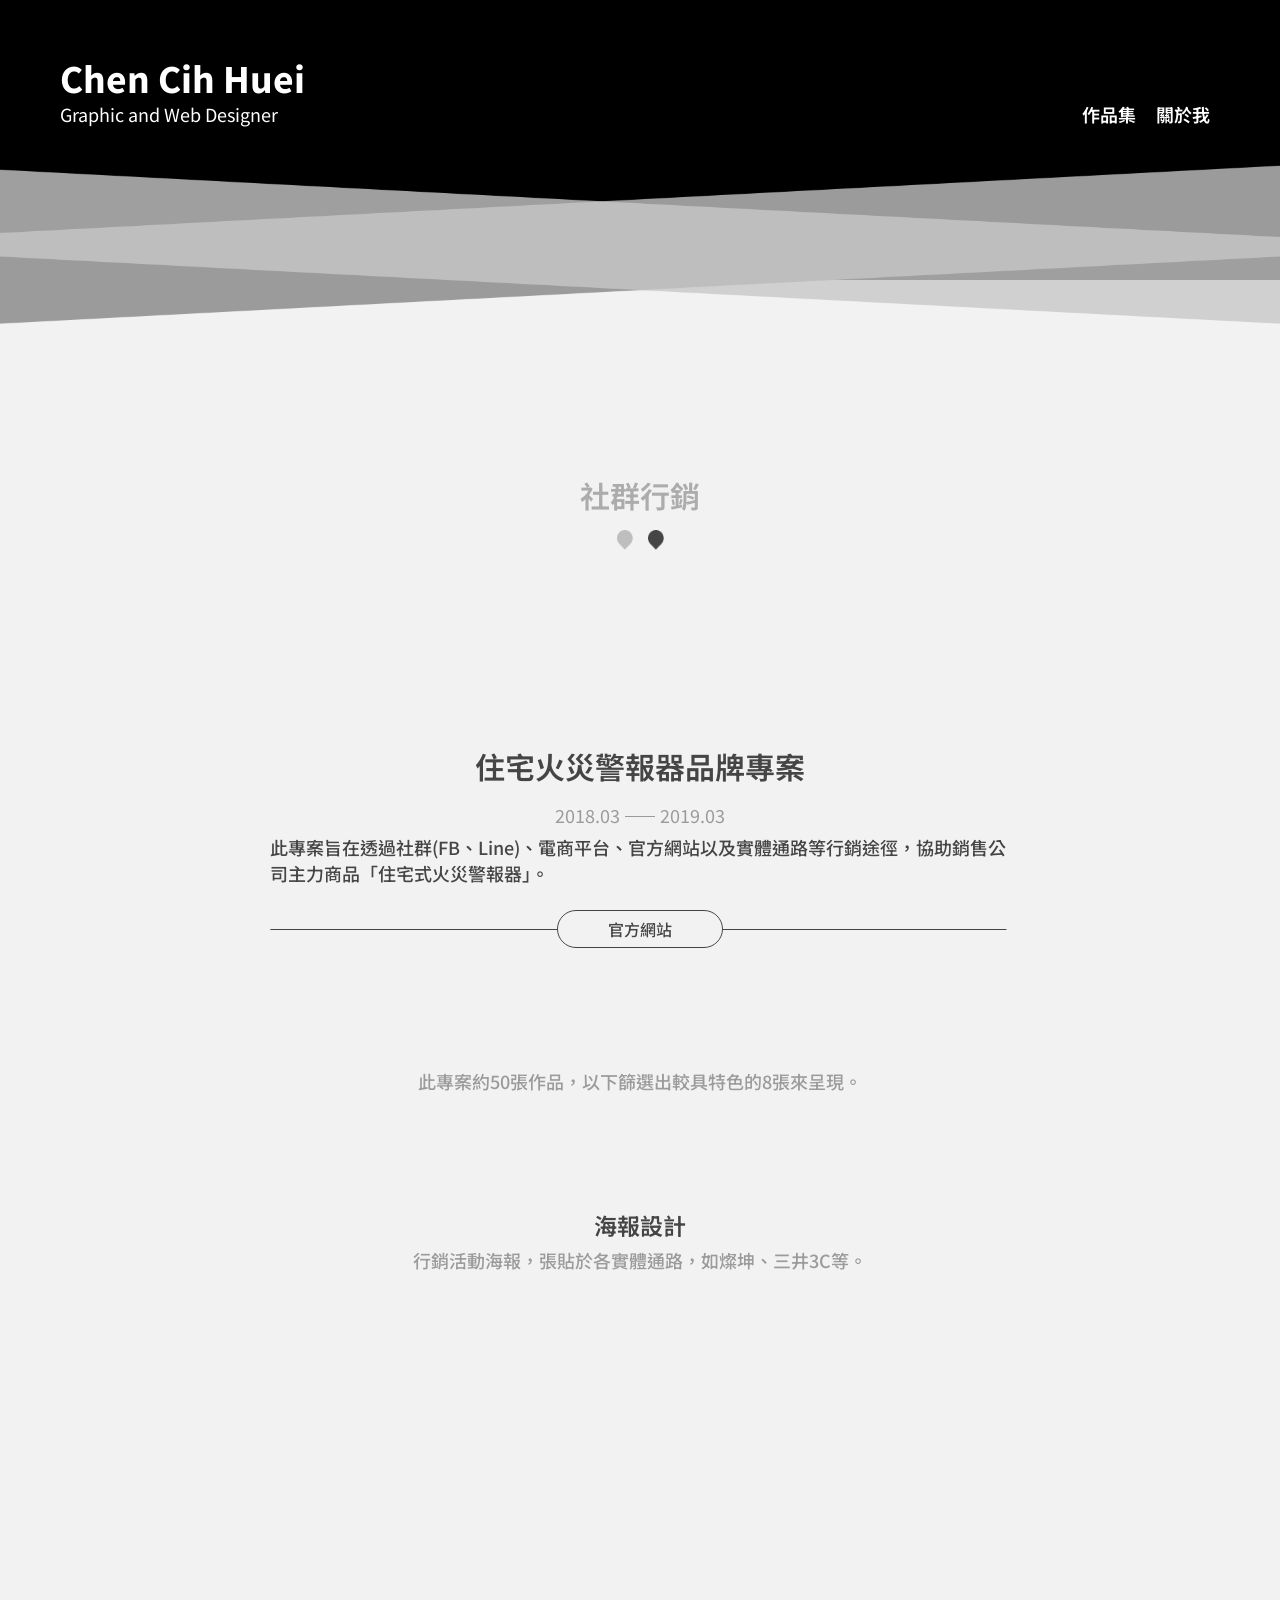
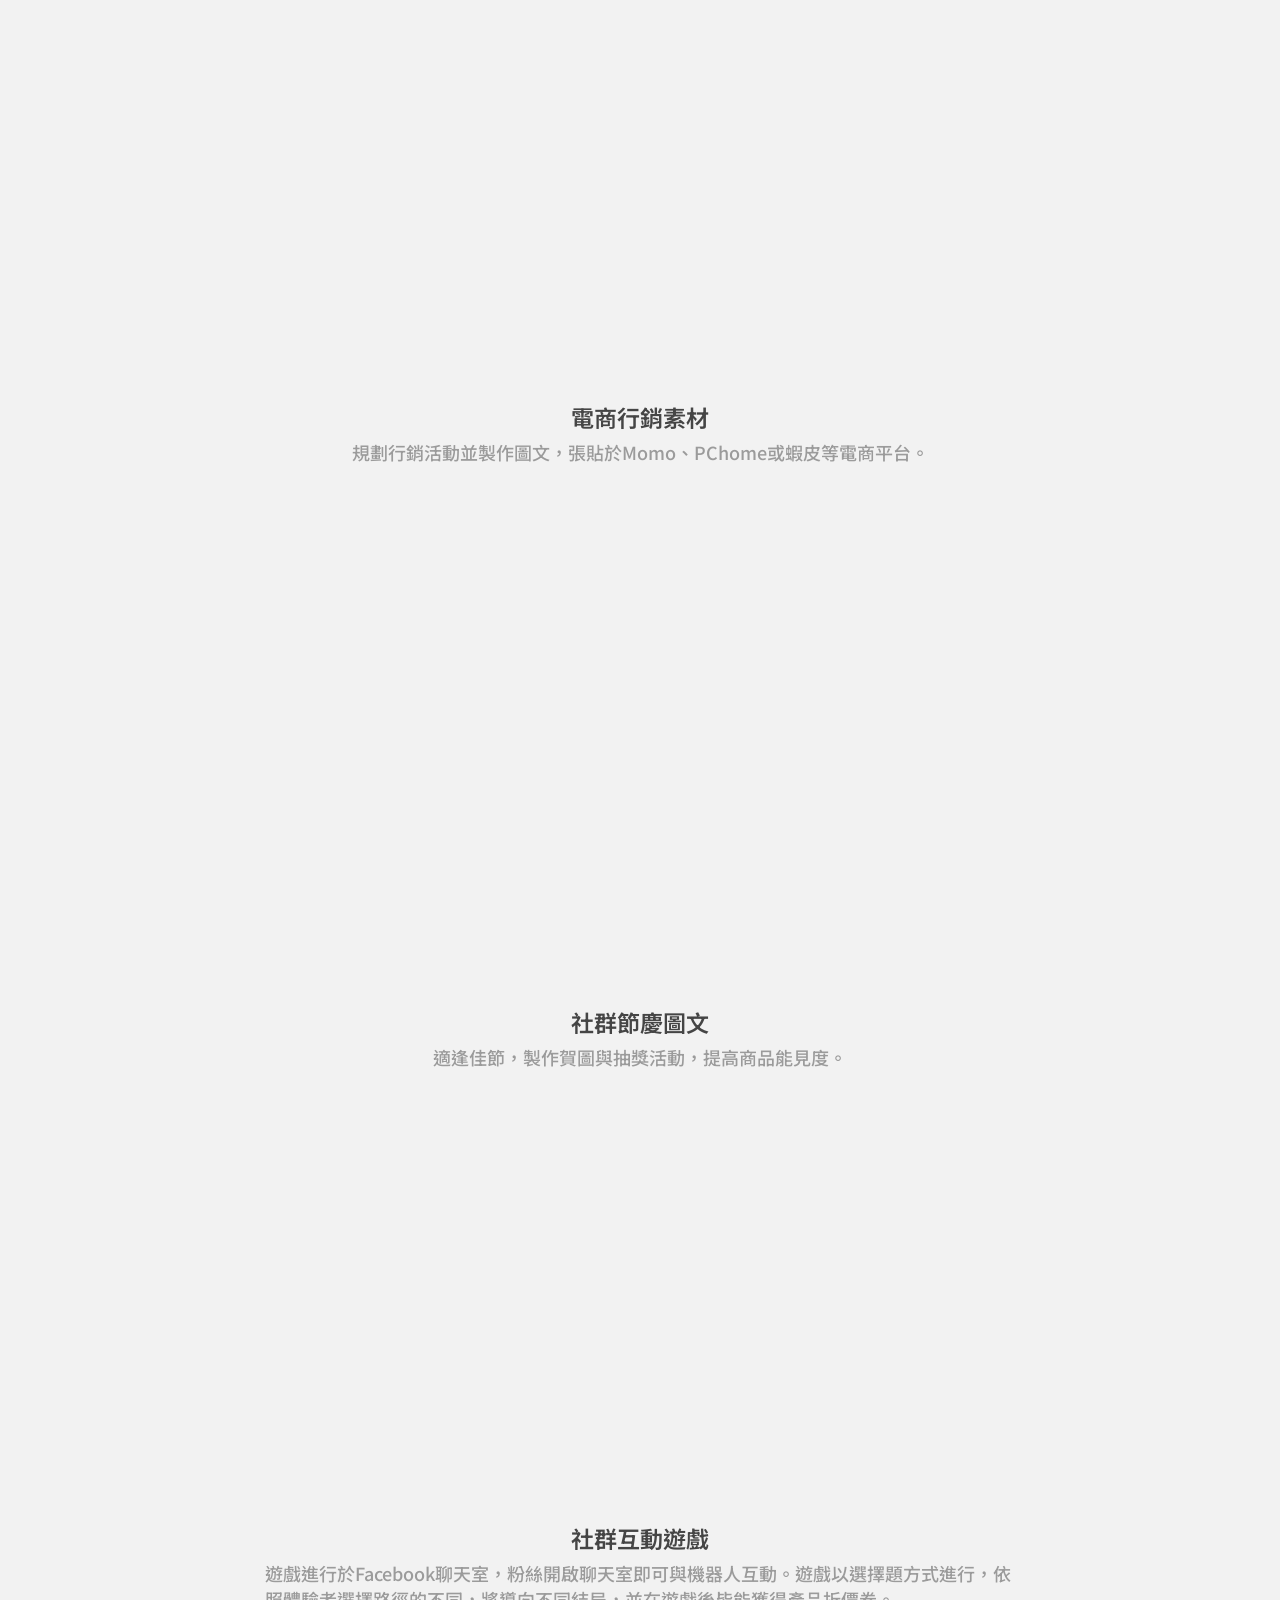
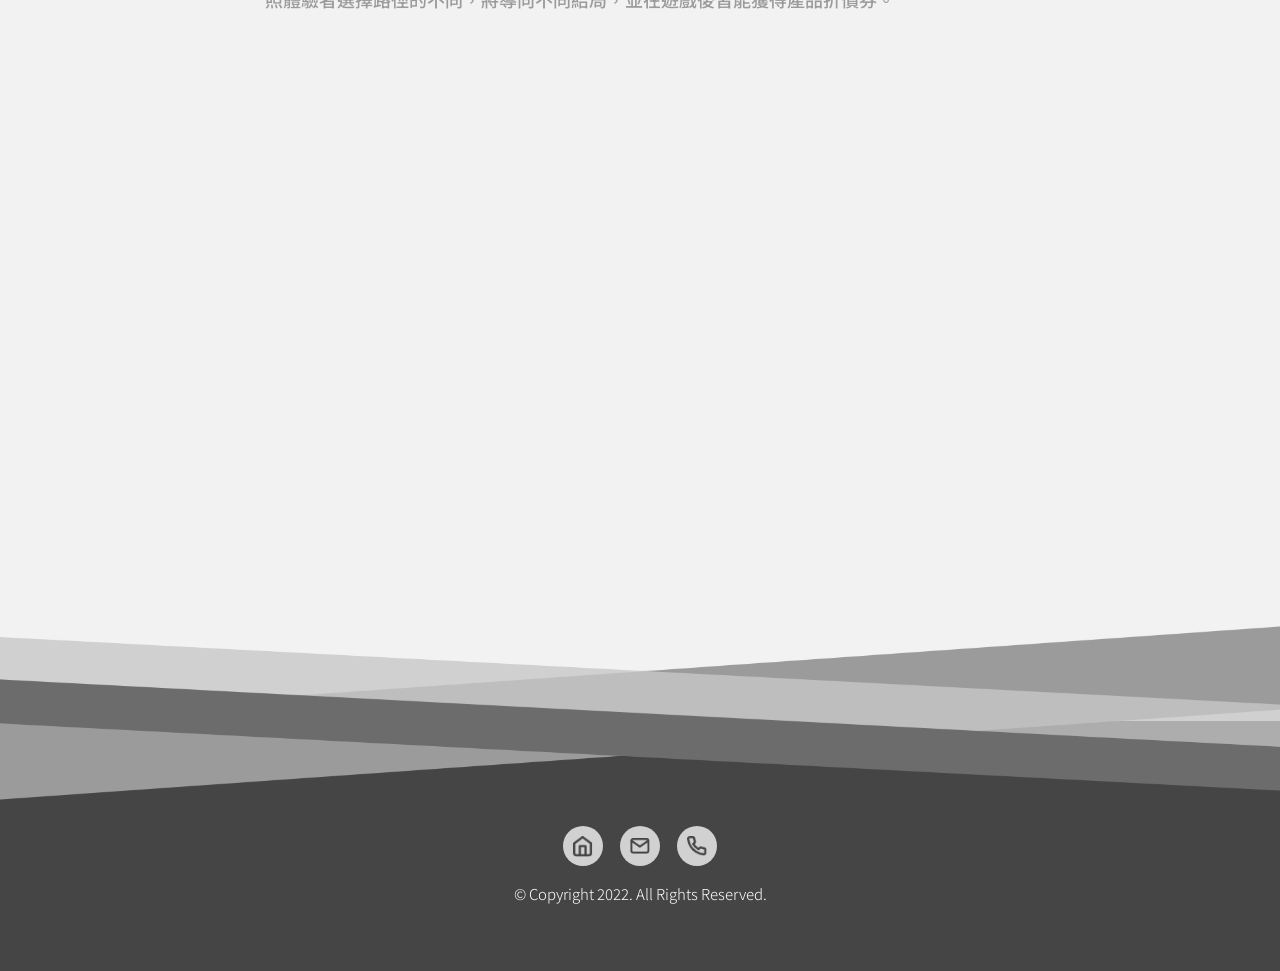
<file: fire.html>
<!DOCTYPE html>
<html lang="en">
<head>
    <meta charset="UTF-8">
    <meta http-equiv="X-UA-Compatible" content="IE=edge">
    <meta name="viewport" content="width=device-width, initial-scale=1.0">
    <meta name="description" content="Chen Cih Huei，Kaelyn，一名視覺設計師，這是她的個人網站。">
    <meta name="keyword" content="網頁設計 平面設計 作品集">
    <title>Portfolio_住宅火災警報器品牌專案</title>
    <meta property="og:title" content="Portfolio_住宅火災警報器品牌專案">
    <meta property="og:description" content="此專案旨在透過社群(FB、Line)、電商平台、官方網站以及實體通路等行銷途徑，協助銷售公司主力商品「住宅式火災警報器」。">
    <meta property="og:type" content="website">
    <meta property="og:image" content="https://imgur.com/7OGcAdk.png">
    <link href="https://fonts.googleapis.com/css2?family=Noto+Sans+TC:wght@100;300;400;500;700;900&amp;display=swap" rel="stylesheet">
    <link type="text/css" rel="stylesheet" href="css/reset.css">
    <link type="text/css" rel="stylesheet" href="css/all.css">
    <link href="https://unpkg.com/aos@2.3.1/dist/aos.css" rel="stylesheet">
    <script async src="https://www.googletagmanager.com/gtag/js?id=G-48WBF40YT6"></script>
    <!-- Google Tag Manager -->
    <script>(function(w,d,s,l,i){w[l]=w[l]||[];w[l].push({'gtm.start':
        new Date().getTime(),event:'gtm.js'});var f=d.getElementsByTagName(s)[0],
        j=d.createElement(s),dl=l!='dataLayer'?'&l='+l:'';j.async=true;j.src=
        'https://www.googletagmanager.com/gtm.js?id='+i+dl;f.parentNode.insertBefore(j,f);
        })(window,document,'script','dataLayer','GTM-KBSG55V');
    </script>
        <!-- End Google Tag Manager -->
</head>
<body>
        <!-- Google Tag Manager (noscript) -->
        <noscript>
            <iframe src="https://www.googletagmanager.com/ns.html?id=GTM-KBSG55V"
        height="0" width="0" style="display:none;visibility:hidden"></iframe>
        </noscript>
        <!-- End Google Tag Manager (noscript) -->    
        



    <div class="head">
        <img src="img/headgray.png" alt="">
        <div class="head_contain">
            <div class="name font">
                <a href="about.html">
                    <h3>Chen Cih Huei</h3>
                </a>
                <p>Graphic and Web Designer</p>
            </div>
            <div class="nav font">
                <ul>
                    <li><a href="index.html">作品集</a></li>
                    <li><a href="about.html">關於我</a></li>
                </ul>
            </div>
        </div>
    </div>

        <div class="arrowzone font" data-aos="fade-up"  data-aos-anchor-placement="top-bottom" data-aos-offset="1000">
            <a href="agriculture.html" class="prebtn long">
                <div class="btnpic">
                    <img src="img/arrow-back.png" class="black">
                    <img src="img/arrow-back_white.png" class="white">
                </div>
                <p>上個專案</p>
            </a>
            <a href="#" class="nextbtn last">
                <div class="btnpic">
                    <img src="img/arrow-next.png" class="black">
                    <img src="img/arrow-next_white.png" class="white">
                </div>
                <p>下個專案</p>
            </a>
        </div>
    
    <div class="category font">
        <h2>社群行銷</h2>
        <div class="dotdotdot">
            <a href="agriculture.html"><img src="img/dot.png"></a>
            <a href="fire.html"><img src="img/dot2.png"></a>
        </div>
    </div>

    <div class="intro font"  data-aos="fade-up">
        <h1>住宅火災警報器品牌專案</h1>
        <ul>
            <li class="font">2018.03</li>
            <li class="font">2019.03</li>
        </ul>
        <p>此專案旨在透過社群(FB、Line)、電商平台、官方網站以及實體通路等行銷途徑，協助銷售公司主力商品「住宅式火災警報器」。</p>
        <div class="web">
            <a href="https://www.puyihouse.com/" target="blank">官方網站</a>
            <hr>
        </div>
    </div>

    <div class="fire_container">
        <span class="first font">此專案約50張作品，以下篩選出較具特色的8張來呈現。</span>
        <div class="fire_wrap">
            <div class="txt font">
                <h3>海報設計</h3>
                <p>行銷活動海報，張貼於各實體通路，如燦坤、三井3C等。</p>
            </div>
            <div class="pic">
                <div class="apic"  data-aos="fade-left" >
                    <img src="img/住警/tinified/住12.png">
                </div>
            </div>
            <div class="phonepic">
                <div class="apic"  data-aos="fade-left" >
                    <img src="img/住警/tinified/住1.png">
                </div>
                <div class="apic"  data-aos="fade-left" >
                    <img src="img/住警/tinified/住2.jpg">
                </div>
            </div>
        </div>
        <div class="fire_wrap">
            <div class="txt font">
                <h3>電商行銷素材</h3>
                <p>規劃行銷活動並製作圖文，張貼於Momo、PChome或蝦皮等電商平台。</p>
            </div>
            <div class="pic">
                <div class="apic"  data-aos="fade-right" >
                    <img src="img/住警/tinified/住234.png">
                </div>
            </div>
            <div class="phonepic">
                <div class="apic"  data-aos="fade-right" >
                    <img src="img/住警/tinified/住3.jpg">
                </div>
                <div class="apic"  data-aos="fade-right" >
                    <img src="img/住警/tinified/住4.jpg">
                </div>
                <div class="apic"  data-aos="fade-right" >
                    <img src="img/住警/tinified/住5.jpg">
                </div>
            </div>
        </div>
        <div class="fire_wrap">
            <div class="txt font">
                <h3>社群節慶圖文</h3>
                <p>適逢佳節，製作賀圖與抽獎活動，提高商品能見度。</p>
            </div>
            <div class="pic">
                <div class="apic"  data-aos="fade-left" >
                    <img src="img/住警/tinified/住78.png">
                </div>
            </div>
            <div class="phonepic">
                <div class="apic"  data-aos="fade-left" >
                    <img src="img/住警/tinified/住7.jpg">
                </div>
                <div class="apic"  data-aos="fade-left" >
                    <img src="img/住警/tinified/住8.png">
                </div>
            </div>
        </div>
        <div class="fire_wrap">
            <div class="txt font">
                <h3>社群互動遊戲</h3>
                <p class="p_left">遊戲進行於Facebook聊天室，粉絲開啟聊天室即可與機器人互動。遊戲以選擇題方式進行，依照體驗者選擇路徑的不同，將導向不同結局，並在遊戲後皆能獲得產品折價券。</p>
            </div>
            <div class="pic">
                <div class="apic"  data-aos="fade-right" >
                    <img src="img/住警/tinified/住69.png">
                </div>
            </div>
            <div class="phonepic">
                <div class="apic"  data-aos="fade-right" >
                    <img src="img/住警/tinified/住6.jpg">
                </div>
                <div class="apic"  data-aos="fade-right" >
                    <img src="img/住警/tinified/住9.png">
                </div>
            </div>
        </div>
    </div>



    <div class="backtoWorks font" data-aos="flip-left">
        <a href="index.html">回作品總覽</a>
    </div>




    <div class="bottom">
        <img src="img/bottomgray.png" alr="" class="bottompic">
        <div class="icon_zone">
            <a class="icon" href="index.html">
                <img src="img/home.png" alt="">
            </a>
            <a class="icon" href="mailto:pie8628@gmail.com">
                <img src="img/mail.png" alt="">
            </a>
            <a class="icon" href="tel:+886-988333481">
                <img src="img/phone.png" alt="">
            </a>
        </div>
        <p class="font">© Copyright 2022. All Rights Reserved.</p>
    </div>

    <script src="js/jquery-3.6.0.min.js"></script>
    <script src="https://unpkg.com/aos@2.3.1/dist/aos.js"></script>
    <script>
        AOS.init({
            duration: 1000,
            startEvent: 'load',
        });
    </script>
    <script src="js/all.js"></script>


    
</body>
</html>
</file>
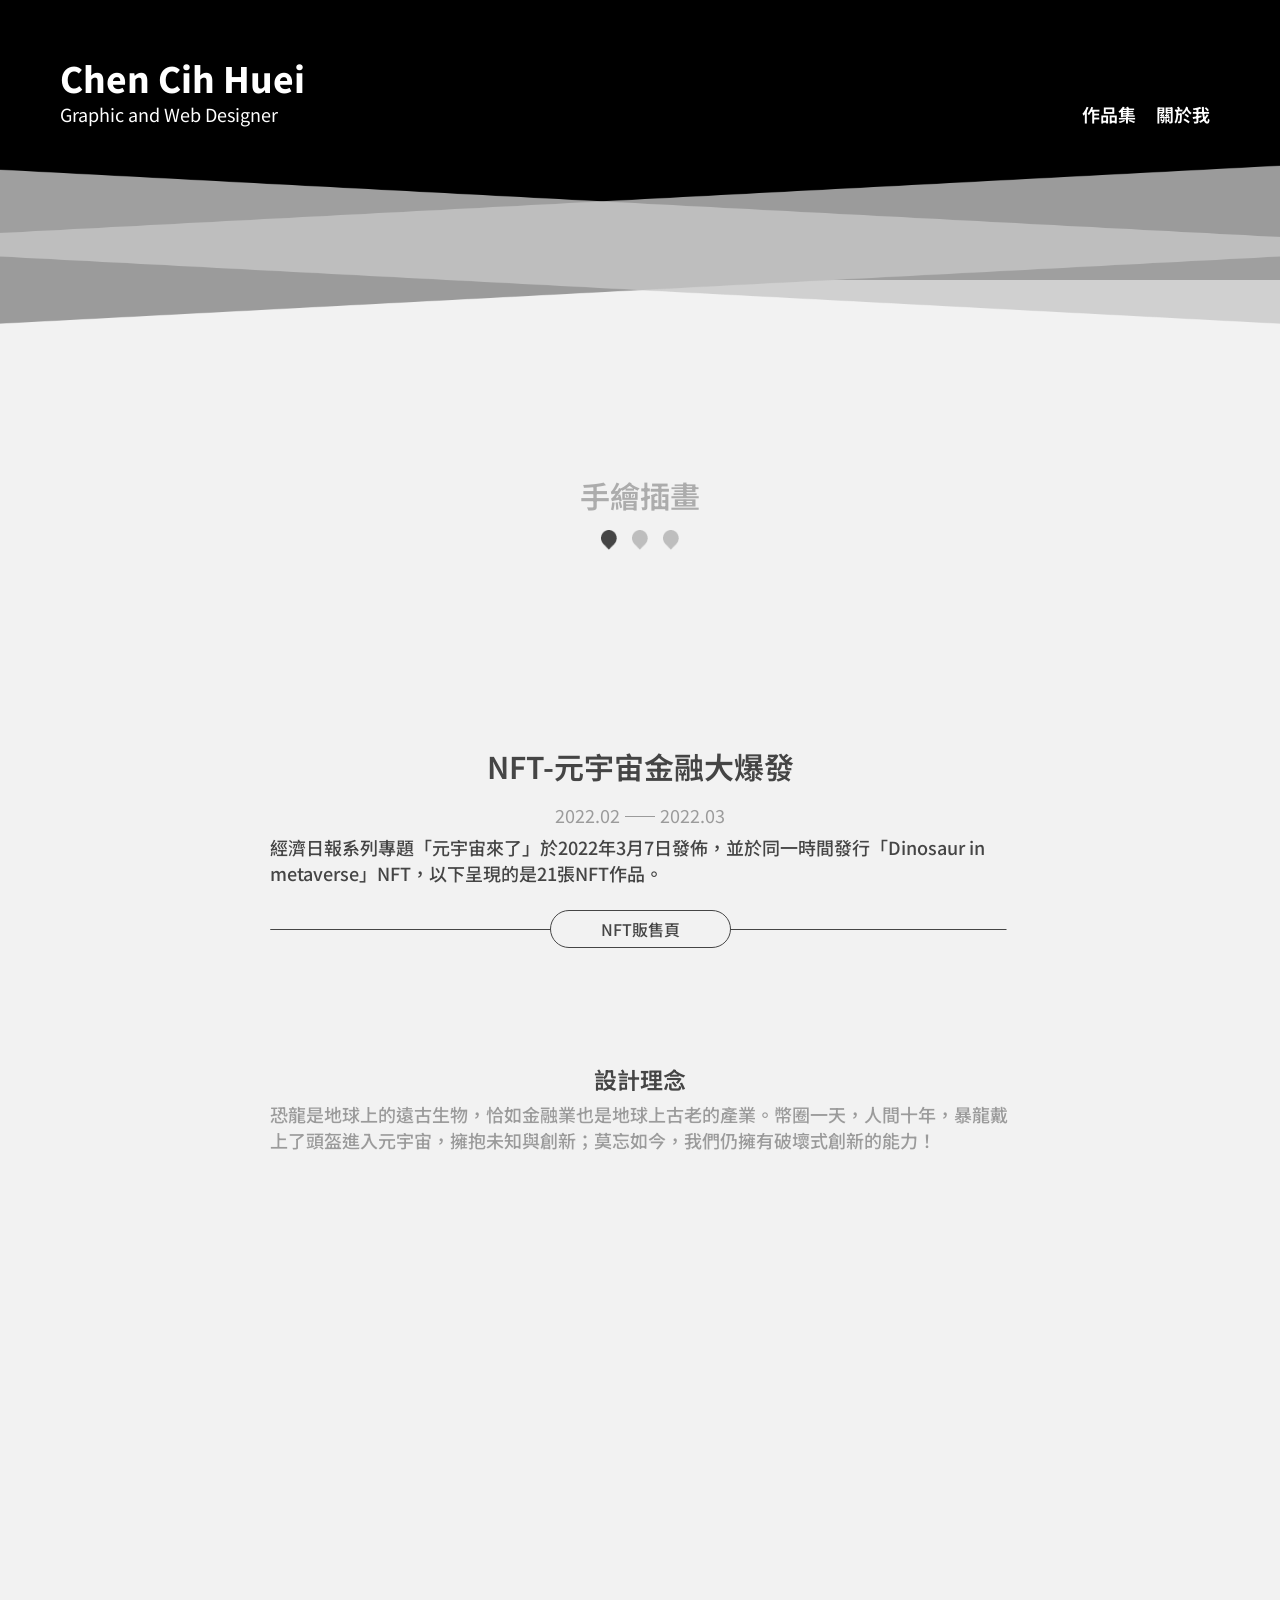
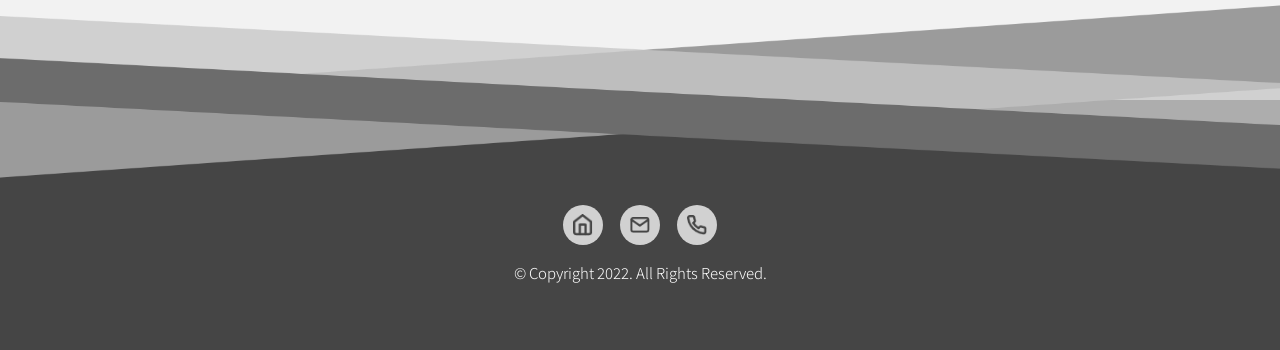
<file: nft.html>
<!DOCTYPE html>
<html lang="en">
<head>
    <meta charset="UTF-8">
    <meta http-equiv="X-UA-Compatible" content="IE=edge">
    <meta name="viewport" content="width=device-width, initial-scale=1.0">
    <meta name="description" content="Chen Cih Huei，Kaelyn，一名視覺設計師，這是她的個人網站。">
    <meta name="keyword" content="網頁設計 平面設計 作品集">
    <title>Portfolio_元宇宙金融大暴發</title>
    <meta property="og:title" content="Portfolio_元宇宙金融大暴發">
    <meta property="og:description" content="經濟日報系列專題「元宇宙來了」於2022年3月7日發佈，並於同一時間發行「Dinosaur in metaverse」NFT，以下呈現的是21張NFT作品。">
    <meta property="og:type" content="website">
    <meta property="og:image" content="https://imgur.com/7OGcAdk.png">
    <link href="https://fonts.googleapis.com/css2?family=Noto+Sans+TC:wght@100;300;400;500;700;900&amp;display=swap" rel="stylesheet">
    <link type="text/css" rel="stylesheet" href="css/reset.css">
    <link type="text/css" rel="stylesheet" href="css/all.css">
    <link href="https://unpkg.com/aos@2.3.1/dist/aos.css" rel="stylesheet">
    <script async src="https://www.googletagmanager.com/gtag/js?id=G-48WBF40YT6"></script>
    <!-- Google Tag Manager -->
    <script>(function(w,d,s,l,i){w[l]=w[l]||[];w[l].push({'gtm.start':
        new Date().getTime(),event:'gtm.js'});var f=d.getElementsByTagName(s)[0],
        j=d.createElement(s),dl=l!='dataLayer'?'&l='+l:'';j.async=true;j.src=
        'https://www.googletagmanager.com/gtm.js?id='+i+dl;f.parentNode.insertBefore(j,f);
        })(window,document,'script','dataLayer','GTM-KBSG55V');
    </script>
        <!-- End Google Tag Manager -->
</head>
<body>
        <!-- Google Tag Manager (noscript) -->
        <noscript>
            <iframe src="https://www.googletagmanager.com/ns.html?id=GTM-KBSG55V"
        height="0" width="0" style="display:none;visibility:hidden"></iframe>
        </noscript>
        <!-- End Google Tag Manager (noscript) -->    
        


    <div class="head">
        <img src="img/headgray.png" alt="">
        <div class="head_contain">
            <div class="name font">
                <a href="about.html">
                    <h3>Chen Cih Huei</h3>
                </a>
                <p>Graphic and Web Designer</p>
            </div>
            <div class="nav font">
                <ul>
                    <li><a href="index.html">作品集</a></li>
                    <li><a href="about.html">關於我</a></li>
                </ul>
            </div>
        </div>
    </div>

    <div class="arrowzone font" data-aos="fade-up" 
    data-aos-anchor-placement="top-bottom" data-aos-offset="750">
        <a href="#" class="prebtn first">
            <div class="btnpic">
                <img src="img/arrow-back.png" class="black">
                <img src="img/arrow-back_white.png" class="white">
            </div>
            <p>上個專案</p>
        </a>
        <a href="amove.html" class="nextbtn long">
            <div class="btnpic">
                <img src="img/arrow-next.png" class="black">
                <img src="img/arrow-next_white.png" class="white">
            </div>
            <p>下個專案</p>
        </a>
    </div>

    <div class="category font">
        <h2>手繪插畫</h2>
        <div class="dotdotdot">
            <a href="nft.html"><img src="img/dot2.png"></a>
            <a href="amove.html"><img src="img/dot.png"></a>
            <a href="Trex.html"><img src="img/dot.png"></a>
        </div>
    </div>

    <div class="intro font"  data-aos="fade-up">
        <h1>NFT-元宇宙金融大爆發</h1>
        <ul>
            <li class="font">2022.02</li>
            <li class="font">2022.03</li>
        </ul>
        <p>經濟日報系列專題「元宇宙來了」於2022年3月7日發佈，並於同一時間發行「Dinosaur in metaverse」NFT，以下呈現的是21張NFT作品。</p>
        <div class="web">
            <a href="https://opensea.io/Edndeepcenter" target="blank">NFT販售頁</a>
            <hr>
        </div>
    </div>

    <div class="nft_wrap">
        <div class="txt font">
            <h3>設計理念</h3>
            <p>恐龍是地球上的遠古生物，恰如金融業也是地球上古老的產業。幣圈一天，人間十年，暴龍戴上了頭盔進入元宇宙，擁抱未知與創新；莫忘如今，我們仍擁有破壞式創新的能力！</p>
        </div>
        <div class="bigpic"  data-aos="fade-left" data-aos-offset="300">
            <img src="img/nft/tinified/國旗元宇宙暴龍-01.png" alt="Father#01">
        </div>
        <div class="pic">
            <div class="item" data-aos="fade-left" >
                <div class="apic">
                    <img src="img/nft/tinified/國旗元宇宙暴龍-02.png" alt="Father#01">
                </div>
                <div class="name font">
                    <p>Vegetable #02</p>
                </div>
            </div>
            <div class="item" data-aos="fade-left"   data-aos-delay="100">
                <div class="apic">
                    <img src="img/nft/tinified/國旗元宇宙暴龍-03.png" alt="Devil#03">
                </div>
                <div class="name font">
                    <p>Devil #03</p>
                </div>
            </div>
            <div class="item" data-aos="fade-left"  data-aos-delay="200">
                <div class="apic">
                    <img src="img/nft/tinified/國旗元宇宙暴龍-04.png" alt="Passion#04">
                </div>
                <div class="name font">
                    <p>Passion #04</p>
                </div>
            </div>
            <div class="item" data-aos="fade-left"  data-aos-delay="300">
                <div class="apic">
                    <img src="img/nft/tinified/國旗元宇宙暴龍-05.png" alt="Sea#05">
                </div>
                <div class="name font">
                    <p>Sea #05</p>
                </div>
            </div>
            <div class="item" data-aos="fade-left" >
                <div class="apic">
                    <img src="img/nft/tinified/國旗元宇宙暴龍-06.png" alt="Angel#06">
                </div>
                <div class="name font">
                    <p>Angel #06</p>
                </div>
            </div>
            <div class="item" data-aos="fade-left"  data-aos-delay="100">
                <div class="apic">
                    <img src="img/nft/tinified/國旗元宇宙暴龍-07.png" alt="Candy#07">
                </div>
                <div class="name font">
                    <p>Candy #07</p>
                </div>
            </div>
            <div class="item" data-aos="fade-left"  data-aos-delay="200">
                <div class="apic">
                    <img src="img/nft/tinified/國旗元宇宙暴龍-08.png" alt="Busker#08">
                </div>
                <div class="name font">
                    <p>Busker #08</p>
                </div>
            </div>
            <div class="item" data-aos="fade-left"  data-aos-delay="300">
                <div class="apic">
                    <img src="img/nft/tinified/國旗元宇宙暴龍-09.png" alt="Meat#09">
                </div>
                <div class="name font">
                    <p>Meat #09</p>
                </div>
            </div>
            <div class="item" data-aos="fade-left" >
                <div class="apic">
                    <img src="img/nft/tinified/國旗元宇宙暴龍-10.png" alt="Violet#10">
                </div>
                <div class="name font">
                    <p>Violet #10</p>
                </div>
            </div>
            <div class="item" data-aos="fade-left"  data-aos-delay="100">
                <div class="apic">
                    <img src="img/nft/tinified/國旗元宇宙暴龍-11.png" alt="Bread#11">
                </div>
                <div class="name font">
                    <p>Bread #11</p>
                </div>
            </div>
            <div class="item" data-aos="fade-left"  data-aos-delay="200">
                <div class="apic">
                    <img src="img/nft/tinified/國旗元宇宙暴龍-12.png" alt="Clay#12">
                </div>
                <div class="name font">
                    <p>Clay #12</p>
                </div>
            </div>
            <div class="item" data-aos="fade-left"  data-aos-delay="300">
                <div class="apic">
                    <img src="img/nft/tinified/國旗元宇宙暴龍-13.png" alt="DJ#13">
                </div>
                <div class="name font">
                    <p>DJ #13</p>
                </div>
            </div>
            <div class="item" data-aos="fade-left" >
                <div class="apic">
                    <img src="img/nft/tinified/國旗元宇宙暴龍-14.png" alt="Lady#14">
                </div>
                <div class="name font">
                    <p>Lady #14</p>
                </div>
            </div>
            <div class="item" data-aos="fade-left"  data-aos-delay="100">
                <div class="apic">
                    <img src="img/nft/tinified/國旗元宇宙暴龍-15.png" alt="Hunter#15">
                </div>
                <div class="name font">
                    <p>Hunter #15</p>
                </div>
            </div>
            <div class="item" data-aos="fade-left"  data-aos-delay="200">
                <div class="apic">
                    <img src="img/nft/tinified/國旗元宇宙暴龍-16.png" alt="Party Animal#16">
                </div>
                <div class="name font">
                    <p>Party Animal #16</p>
                </div>
            </div>
            <div class="item" data-aos="fade-left"  data-aos-delay="300">
                <div class="apic">
                    <img src="img/nft/tinified/國旗元宇宙暴龍-17.png" alt="Kiddy#17">
                </div>
                <div class="name font">
                    <p>Kiddy #17</p>
                </div>
            </div>
            <div class="item" data-aos="fade-left" >
                <div class="apic">
                    <img src="img/nft/tinified/國旗元宇宙暴龍-18.png" alt=Dancer#18">
                </div>
                <div class="name font">
                    <p>Dancer #18</p>
                </div>
            </div>
            <div class="item" data-aos="fade-left"  data-aos-delay="100">
                <div class="apic">
                    <img src="img/nft/tinified/國旗元宇宙暴龍-19.png" alt="Bad Girl#19">
                </div>
                <div class="name font">
                    <p>Bad Girl #19</p>
                </div>
            </div>
            <div class="item" data-aos="fade-left"  data-aos-delay="200">
                <div class="apic">
                    <img src="img/nft/tinified/國旗元宇宙暴龍-20.png" alt="Good Boy#20">
                </div>
                <div class="name font">
                    <p>Good Boy #20</p>
                </div>
            </div>
            <div class="item"  data-aos="fade-left"  data-aos-delay="300">
                <div class="apic">
                    <img src="img/nft/tinified/國旗元宇宙暴龍-21.png" alt="Chill#21">
                </div>
                <div class="name font">
                    <p>Chill #21</p>
                </div>
            </div>





        </div>
    </div>




    <div class="backtoWorks font" data-aos="flip-left">
        <a href="index.html">回作品總覽</a>
    </div>




    <div class="bottom">
        <img src="img/bottomgray.png" alr="" class="bottompic">
        <div class="icon_zone">
            <a class="icon" href="index.html">
                <img src="img/home.png" alt="">
            </a>
            <a class="icon" href="mailto:pie8628@gmail.com">
                <img src="img/mail.png" alt="">
            </a>
            <a class="icon" href="tel:+886-988333481">
                <img src="img/phone.png" alt="">
            </a>
        </div>
        <p class="font">© Copyright 2022. All Rights Reserved.</p>
    </div>

    <script src="js/jquery-3.6.0.min.js"></script>
    <script src="https://unpkg.com/aos@2.3.1/dist/aos.js"></script>
    <script>
        AOS.init({
            duration: 1000,
            startEvent: 'load',
        });
    </script>
    <script src="js/all.js"></script>


    
</body>
</html>
</file>
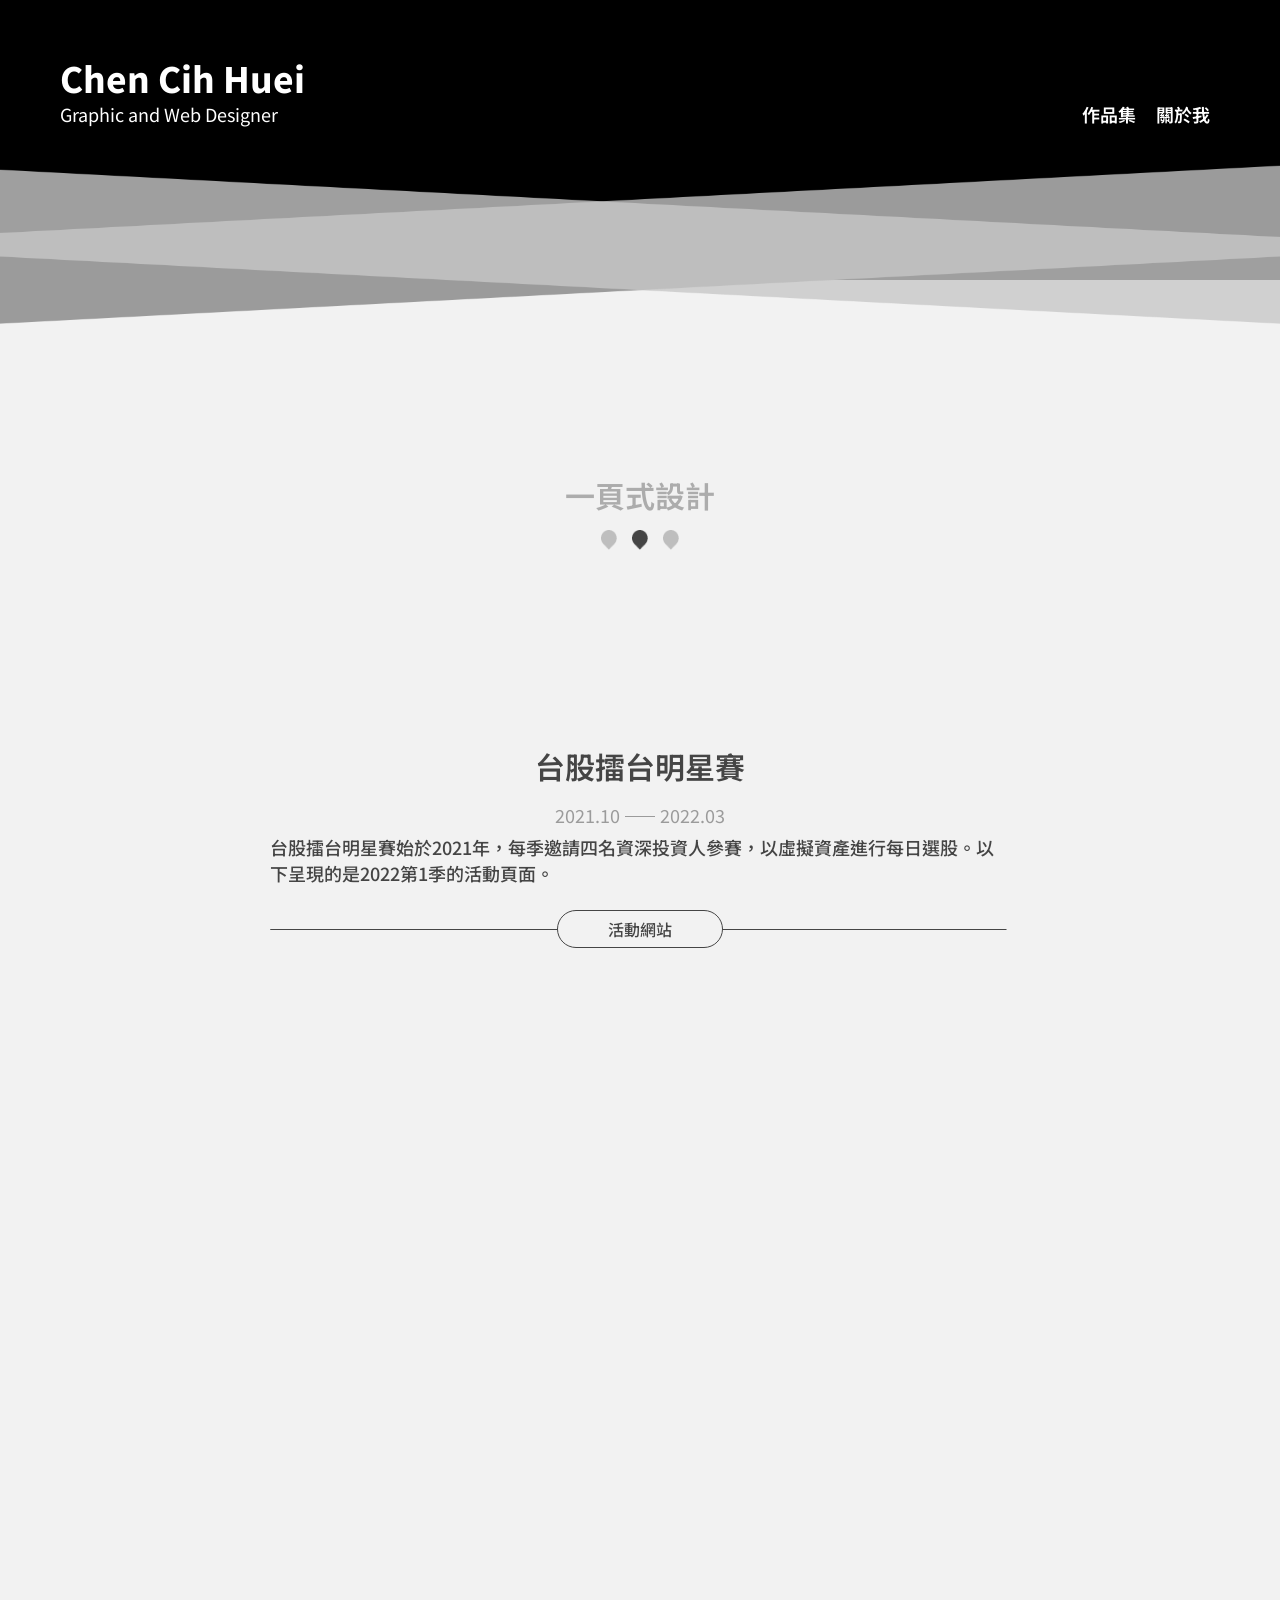
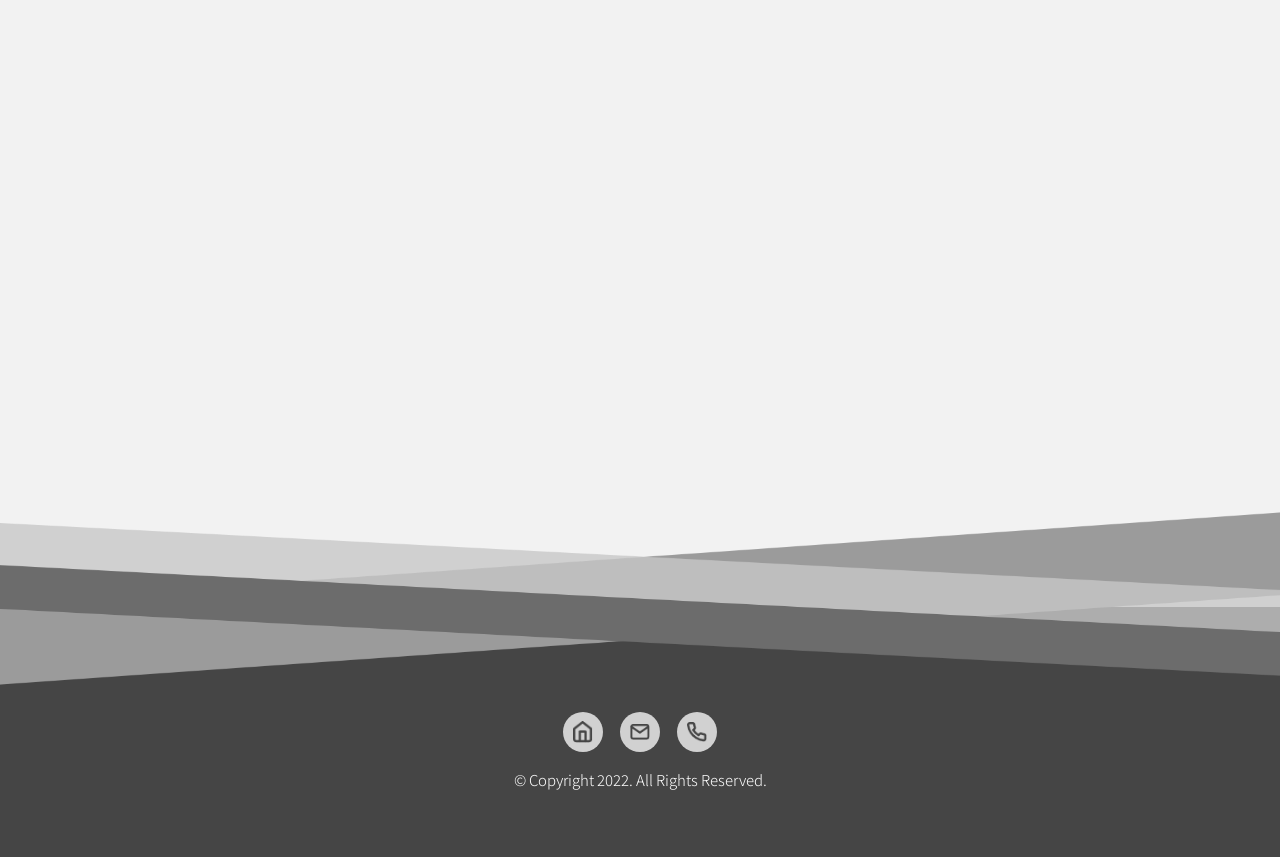
<file: stock.html>
<!DOCTYPE html>
<html lang="en">
<head>
    <meta charset="UTF-8">
    <meta http-equiv="X-UA-Compatible" content="IE=edge">
    <meta name="viewport" content="width=device-width, initial-scale=1.0">
    <meta name="description" content="Chen Cih Huei，Kaelyn，一名視覺設計師，這是她的個人網站。">
    <meta name="keyword" content="網頁設計 平面設計 作品集">
    <title>Portfolio_台股擂台明星賽</title>
    <meta property="og:title" content="Portfolio_台股擂台明星賽">
    <meta property="og:description" content="台股擂台明星賽始於2021年，每季邀請四名資深投資人參賽，以虛擬資產進行每日選股。以下呈現的是2022第1季的活動頁面。">
    <meta property="og:type" content="website">
    <meta property="og:image" content="https://imgur.com/7OGcAdk.png">
    <link href="https://fonts.googleapis.com/css2?family=Noto+Sans+TC:wght@100;300;400;500;700;900&amp;display=swap" rel="stylesheet">
    <link type="text/css" rel="stylesheet" href="css/reset.css">
    <link type="text/css" rel="stylesheet" href="css/all.css">
    <link href="https://unpkg.com/aos@2.3.1/dist/aos.css" rel="stylesheet">
    <script async src="https://www.googletagmanager.com/gtag/js?id=G-48WBF40YT6"></script>
    <!-- Google Tag Manager -->
    <script>(function(w,d,s,l,i){w[l]=w[l]||[];w[l].push({'gtm.start':
        new Date().getTime(),event:'gtm.js'});var f=d.getElementsByTagName(s)[0],
        j=d.createElement(s),dl=l!='dataLayer'?'&l='+l:'';j.async=true;j.src=
        'https://www.googletagmanager.com/gtm.js?id='+i+dl;f.parentNode.insertBefore(j,f);
        })(window,document,'script','dataLayer','GTM-KBSG55V');
    </script>
        <!-- End Google Tag Manager -->
</head>
<body>
        <!-- Google Tag Manager (noscript) -->
        <noscript>
            <iframe src="https://www.googletagmanager.com/ns.html?id=GTM-KBSG55V"
        height="0" width="0" style="display:none;visibility:hidden"></iframe>
        </noscript>
        <!-- End Google Tag Manager (noscript) -->    
        


    <div class="head">
        <img src="img/headgray.png" alt="">
        <div class="head_contain">
            <div class="name font">
                <a href="about.html">
                    <h3>Chen Cih Huei</h3>
                </a>
                <p>Graphic and Web Designer</p>
            </div>
            <div class="nav font">
                <ul>
                    <li><a href="index.html">作品集</a></li>
                    <li><a href="about.html">關於我</a></li>
                </ul>
            </div>
        </div>
    </div>

    <div class="arrowzone font" data-aos="fade-up" 
    data-aos-anchor-placement="top-bottom" data-aos-offset="750">
        <a href="database.html" class="prebtn">
            <div class="btnpic">
                <img src="img/arrow-back.png" class="black">
                <img src="img/arrow-back_white.png" class="white">
            </div>
            <p>上個專案</p>
        </a>
        <a href="tiger.html" class="nextbtn">
            <div class="btnpic">
                <img src="img/arrow-next.png" class="black">
                <img src="img/arrow-next_white.png" class="white">
            </div>
            <p>下個專案</p>
        </a>
    </div>

    <div class="category font">
        <h2>一頁式設計</h2>
        <div class="dotdotdot">
            <a href="database.html"><img src="img/dot.png"></a>
            <a href="stock.html"><img src="img/dot2.png"></a>
            <a href="tiger.html"><img src="img/dot.png"></a>
        </div>
    </div>

    <div class="intro font" data-aos="fade-up">
        <h1>台股擂台明星賽</h1>
        <ul>
            <li class="font">2021.10</li>
            <li class="font">2022.03</li>
        </ul>
        <p>台股擂台明星賽始於2021年，每季邀請四名資深投資人參賽，以虛擬資產進行每日選股。以下呈現的是2022第1季的活動頁面。</p>
        <div class="web">
            <a href="https://money.udn.com/stock_pk/index?from=edn_navibar" target="blank">活動網站</a>
            <hr>
        </div>
    </div>


    <div class="stock_container">
        <div class="apic" data-aos="fade-up">
            <img src="img/台股擂台/tinified/台股擂台W.png" class="pic_pc" alt="台股擂台主視覺">
            <img src="img/台股擂台/tinified/台股擂台M.png" class="pic_mobile" alt="台股擂台主視覺">
        </div>
        <div class="vdo" data-aos="fade-up">
            <video src="vdo/stock_D2.mp4" autoplay muted loop playsinline class="VDOpc"></video>
            <video src="vdo/stock_M2.mp4" autoplay muted loop playsinline class="VDOmobile"></video>
        </div>
        <div class="apic" data-aos="fade-up">
            <img src="img/台股擂台/tinified/台股擂台W2.png" class="pic_pc" alt="台股擂台活動說明">
            <img src="img/台股擂台/tinified/台股擂台M2.png" class="pic_mobile" alt="台股擂台活動說明">
        </div>

    </div>






    <div class="backtoWorks font" data-aos="flip-left">
        <a href="index.html">回作品總覽</a>
    </div>




    <div class="bottom">
        <img src="img/bottomgray.png" alr="" class="bottompic">
        <div class="icon_zone">
            <a class="icon" href="index.html">
                <img src="img/home.png" alt="">
            </a>
            <a class="icon" href="mailto:pie8628@gmail.com">
                <img src="img/mail.png" alt="">
            </a>
            <a class="icon" href="tel:+886-988333481">
                <img src="img/phone.png" alt="">
            </a>
        </div>
        <p class="font">© Copyright 2022. All Rights Reserved.</p>
    </div>

    <script src="js/jquery-3.6.0.min.js"></script>
    <script src="https://unpkg.com/aos@2.3.1/dist/aos.js"></script>
    <script>
        AOS.init({
            duration:1000
        });
    </script>
    <script src="js/all.js"></script>


    
</body>
</html>
</file>
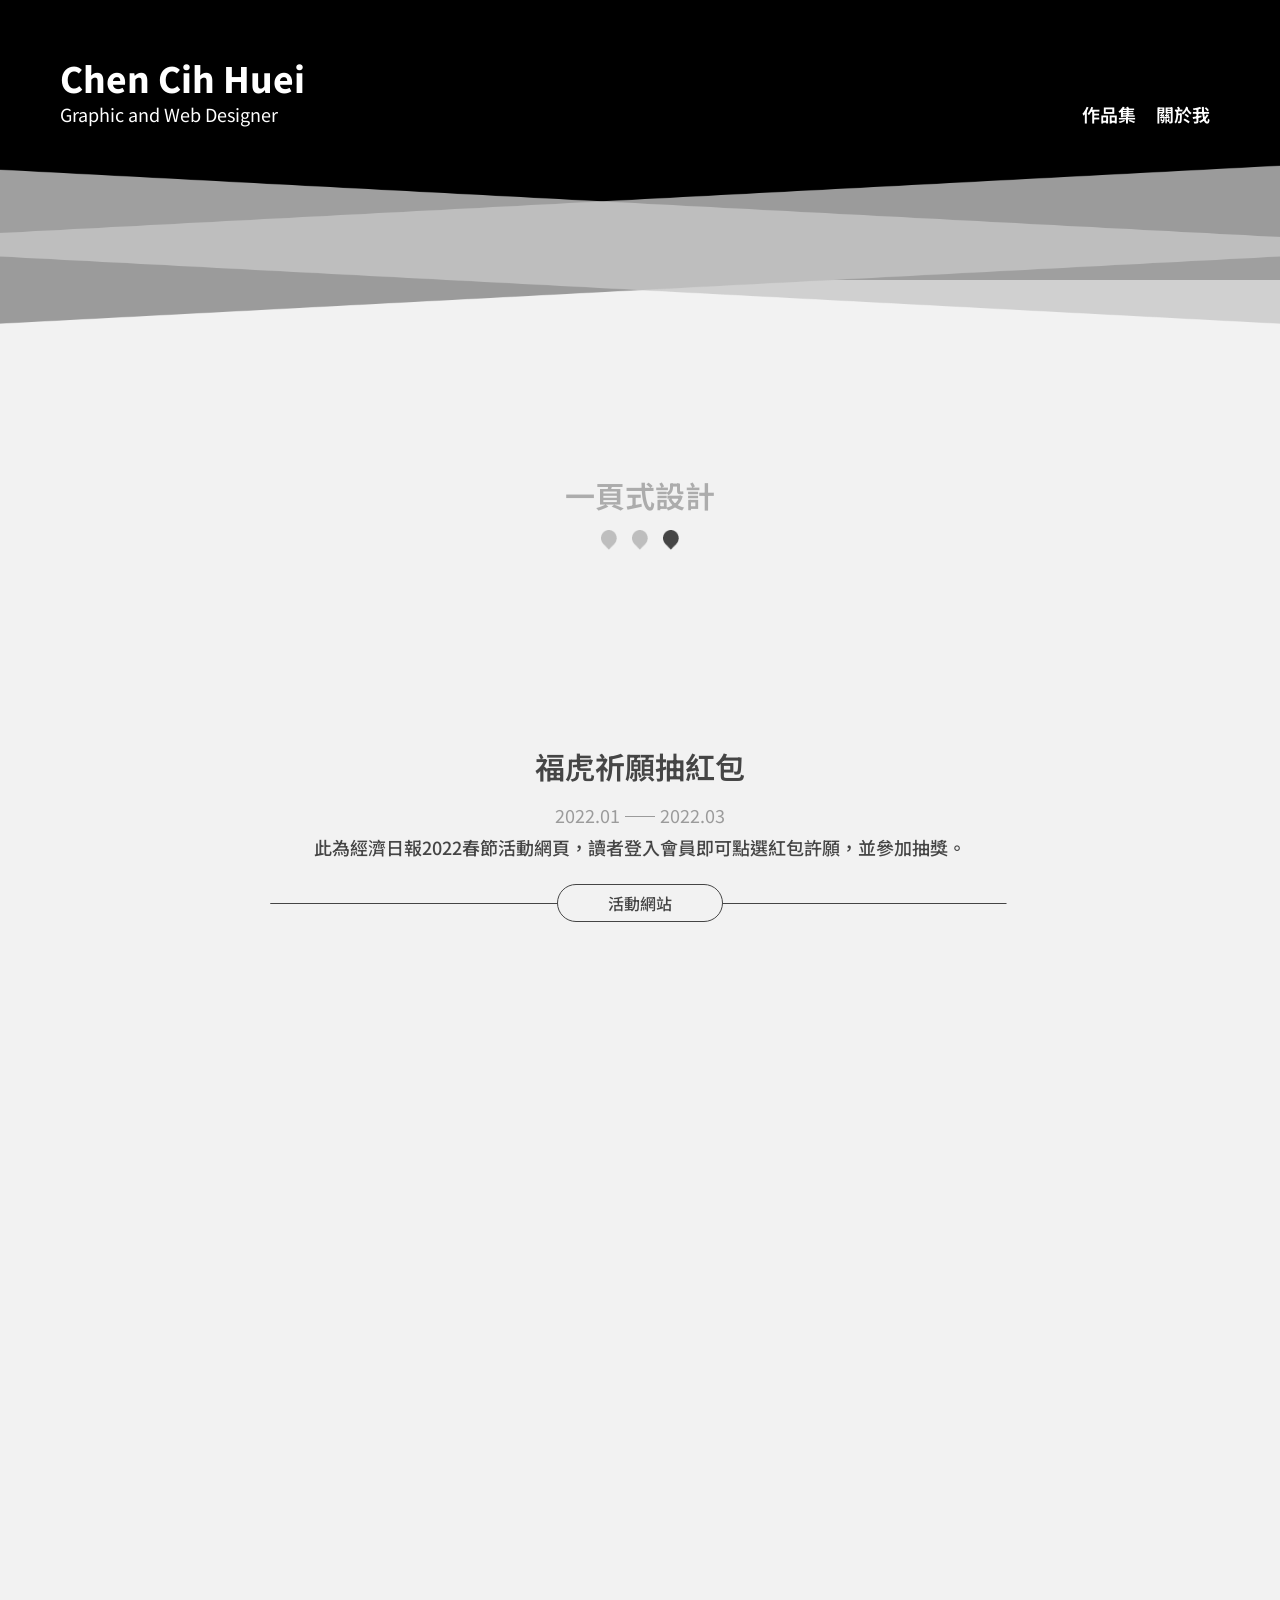
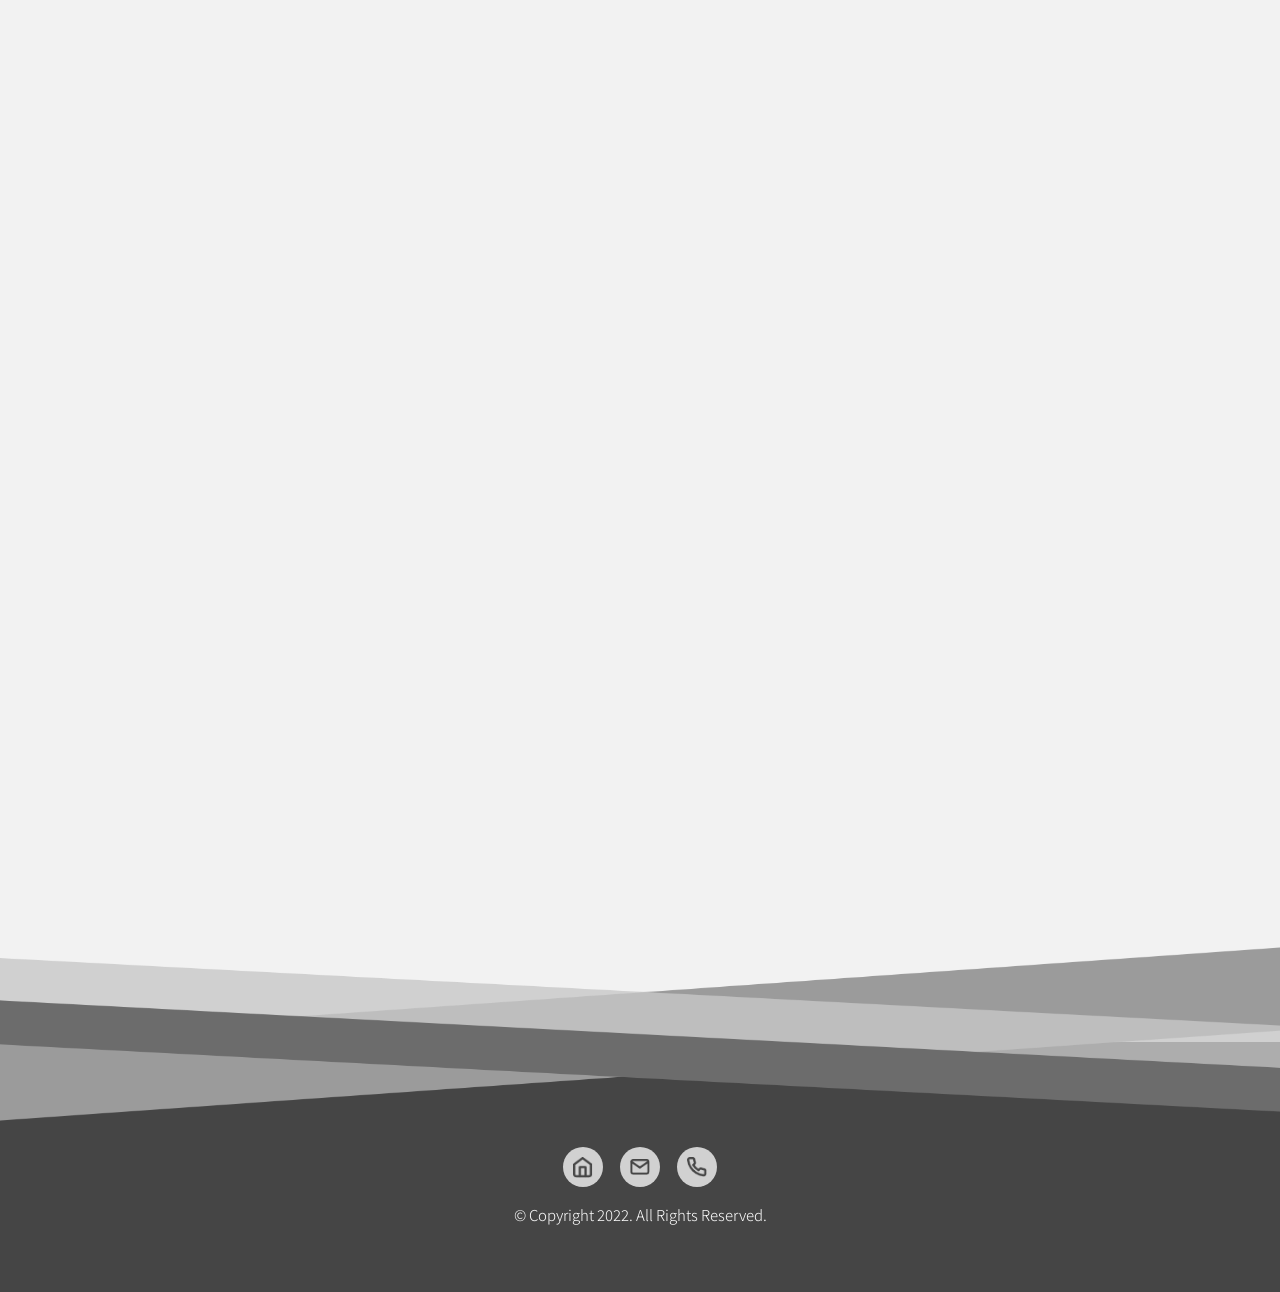
<file: tiger.html>
<!DOCTYPE html>
<html lang="en">
<head>
    <meta charset="UTF-8">
    <meta http-equiv="X-UA-Compatible" content="IE=edge">
    <meta name="viewport" content="width=device-width, initial-scale=1.0">
    <meta name="description" content="Chen Cih Huei，Kaelyn，一名視覺設計師，這是她的個人網站。">
    <meta name="keyword" content="網頁設計 平面設計 作品集">
    <title>Portfolio_福虎祈願抽紅包</title>
    <meta property="og:title" content="Portfolio_福虎祈願抽紅包">
    <meta property="og:description" content="此為經濟日報2022春節活動網頁，讀者登入會員即可點選紅包許願，並參加抽獎。">
    <meta property="og:type" content="website">
    <meta property="og:image" content="https://imgur.com/7OGcAdk.png">
    <link href="https://fonts.googleapis.com/css2?family=Noto+Sans+TC:wght@100;300;400;500;700;900&amp;display=swap" rel="stylesheet">
    <link type="text/css" rel="stylesheet" href="css/reset.css">
    <link type="text/css" rel="stylesheet" href="css/all.css">
    <link href="https://unpkg.com/aos@2.3.1/dist/aos.css" rel="stylesheet">
    <script async src="https://www.googletagmanager.com/gtag/js?id=G-48WBF40YT6"></script>
    <!-- Google Tag Manager -->
    <script>(function(w,d,s,l,i){w[l]=w[l]||[];w[l].push({'gtm.start':
        new Date().getTime(),event:'gtm.js'});var f=d.getElementsByTagName(s)[0],
        j=d.createElement(s),dl=l!='dataLayer'?'&l='+l:'';j.async=true;j.src=
        'https://www.googletagmanager.com/gtm.js?id='+i+dl;f.parentNode.insertBefore(j,f);
        })(window,document,'script','dataLayer','GTM-KBSG55V');
    </script>
        <!-- End Google Tag Manager -->
</head>
<body>
        <!-- Google Tag Manager (noscript) -->
        <noscript>
            <iframe src="https://www.googletagmanager.com/ns.html?id=GTM-KBSG55V"
        height="0" width="0" style="display:none;visibility:hidden"></iframe>
        </noscript>
        <!-- End Google Tag Manager (noscript) -->    
        


    <div class="head">
        <img src="img/headgray.png" alt="">
        <div class="head_contain">
            <div class="name font">
                <a href="about.html">
                    <h3>Chen Cih Huei</h3>
                </a>
                <p>Graphic and Web Designer</p>
            </div>
            <div class="nav font">
                <ul>
                    <li><a href="index.html">作品集</a></li>
                    <li><a href="about.html">關於我</a></li>
                </ul>
            </div>
        </div>
    </div>

    <div class="arrowzone font" data-aos="fade-up" 
    data-aos-anchor-placement="top-bottom" data-aos-offset="750">
        <a href="stock.html".html" class="prebtn long">
            <div class="btnpic long">
                <img src="img/arrow-back.png" class="black">
                <img src="img/arrow-back_white.png" class="white">
            </div>
            <p>上個專案</p>
        </a>
        <a href="#" class="nextbtn last">
            <div class="btnpic">
                <img src="img/arrow-next.png" class="black">
                <img src="img/arrow-next_white.png" class="white">
            </div>
            <p>下個專案</p>
        </a>
    </div>

    <div class="category font">
        <h2>一頁式設計</h2>
        <div class="dotdotdot">
            <a href="database.html"><img src="img/dot.png"></a>
            <a href="stock.html"><img src="img/dot.png"></a>
            <a href="tiger.html"><img src="img/dot2.png"></a>
        </div>
    </div>

    <div class="intro font" data-aos="fade-up">
        <h1>福虎祈願抽紅包</h1>
        <ul>
            <li class="font">2022.01</li>
            <li class="font">2022.03</li>
        </ul>
        <p>此為經濟日報2022春節活動網頁，讀者登入會員即可點選紅包許願，並參加抽獎。</p>
        <div class="web">
            <a href="https://money.udn.com/SSI/2022/member-come-home/index.html?from=ednweb_popup_newyear_banner07" target="blank">活動網站</a>
            <hr>
        </div>
    </div>


    <div class="tiger_container">
        <div class="apic" data-aos="fade-up">
            <img src="img/福虎/tinified/tigerD1.png" class="pic_pc" alt="福虎賀新春主視覺">
            <img src="img/福虎/tinified/tigerM1.png" class="pic_mobile" alt="福虎賀新春主視覺">
        </div>
        <div class="apic" data-aos="fade-up">
            <img src="vdo/紅包gif.gif" class="pic_pc" alt="紅包動畫">
            <img src="vdo/紅包gif-M.gif" class="pic_mobile" alt="紅包動畫">
        </div>
        <div class="apic" data-aos="fade-up">
            <img src="img/福虎/tinified/tigerD2.png" class="pic_pc" alt="福虎禮物">
            <img src="img/福虎/tinified/tigerM2.png" class="pic_mobile" alt="福虎禮物">
        </div>

    </div>






    <div class="backtoWorks font" data-aos="flip-left">
        <a href="index.html">回作品總覽</a>
    </div>




    <div class="bottom">
        <img src="img/bottomgray.png" alr="" class="bottompic">
        <div class="icon_zone">
            <a class="icon" href="index.html">
                <img src="img/home.png" alt="">
            </a>
            <a class="icon" href="mailto:pie8628@gmail.com">
                <img src="img/mail.png" alt="">
            </a>
            <a class="icon" href="tel:+886-988333481">
                <img src="img/phone.png" alt="">
            </a>
        </div>
        <p class="font">© Copyright 2022. All Rights Reserved.</p>
    </div>

    <script src="js/jquery-3.6.0.min.js"></script>
    <script src="https://unpkg.com/aos@2.3.1/dist/aos.js"></script>
    <script>
        AOS.init({
            duration:1000
        });
    </script>
    <script src="js/all.js"></script>


    
</body>
</html>
</file>
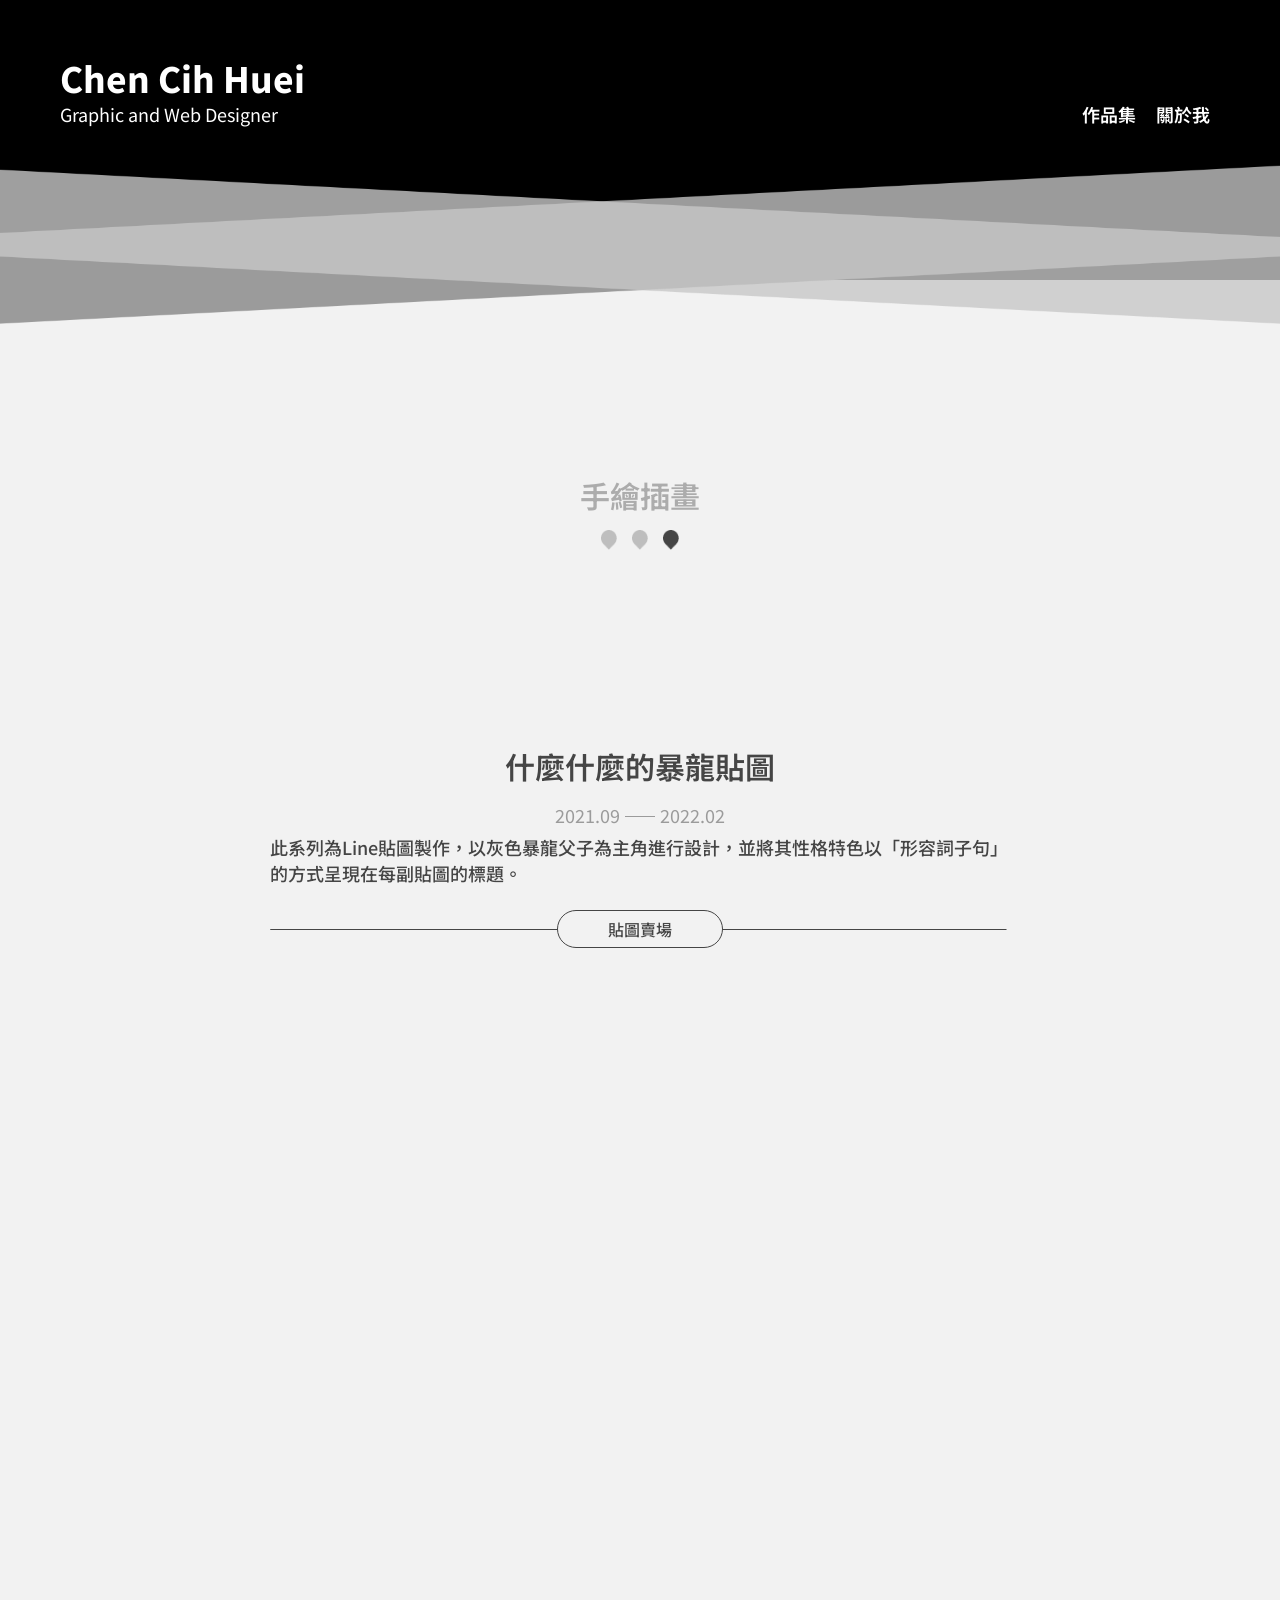
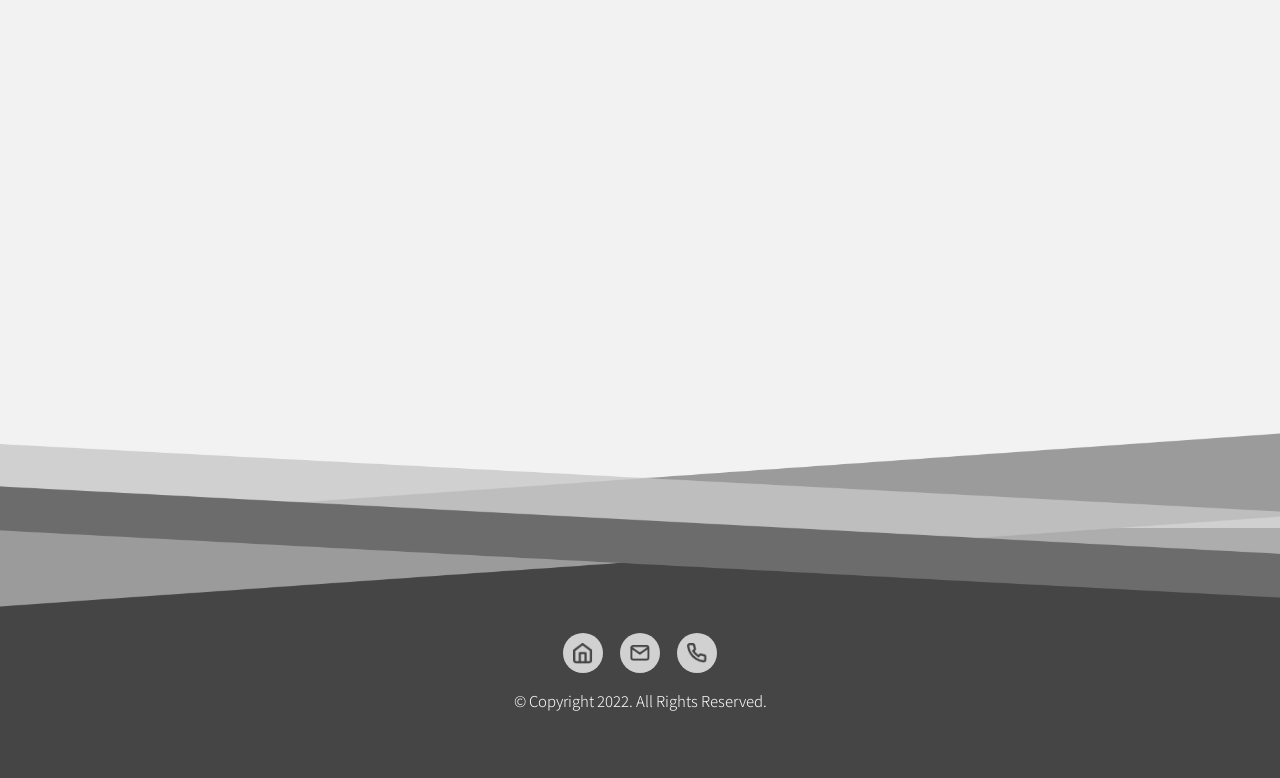
<file: Trex.html>
<!DOCTYPE html>
<html lang="en">
<head>
    <meta charset="UTF-8">
    <meta http-equiv="X-UA-Compatible" content="IE=edge">
    <meta name="viewport" content="width=device-width, initial-scale=1.0">
    <meta name="description" content="Chen Cih Huei，Kaelyn，一名視覺設計師，這是她的個人網站。">
    <meta name="keyword" content="網頁設計 平面設計 作品集">
    <title>Portfolio_什麼什麼的暴龍貼圖</title>
    <meta property="og:title" content="Portfolio_什麼什麼的暴龍貼圖">
    <meta property="og:description" content="此系列為Line貼圖製作，以灰色暴龍父子為主角進行設計，並將其性格特色以「形容詞子句」的方式呈現在每副貼圖的標題。">
    <meta property="og:type" content="website">
    <meta property="og:image" content="https://imgur.com/7OGcAdk.png">
    <link href="https://fonts.googleapis.com/css2?family=Noto+Sans+TC:wght@100;300;400;500;700;900&amp;display=swap" rel="stylesheet">
    <link type="text/css" rel="stylesheet" href="css/reset.css">
    <link type="text/css" rel="stylesheet" href="css/all.css">
    <link href="https://unpkg.com/aos@2.3.1/dist/aos.css" rel="stylesheet">
    <script async src="https://www.googletagmanager.com/gtag/js?id=G-48WBF40YT6"></script>
    <!-- Google Tag Manager -->
    <script>(function(w,d,s,l,i){w[l]=w[l]||[];w[l].push({'gtm.start':
        new Date().getTime(),event:'gtm.js'});var f=d.getElementsByTagName(s)[0],
        j=d.createElement(s),dl=l!='dataLayer'?'&l='+l:'';j.async=true;j.src=
        'https://www.googletagmanager.com/gtm.js?id='+i+dl;f.parentNode.insertBefore(j,f);
        })(window,document,'script','dataLayer','GTM-KBSG55V');
    </script>
        <!-- End Google Tag Manager -->
</head>
<body>
        <!-- Google Tag Manager (noscript) -->
        <noscript>
            <iframe src="https://www.googletagmanager.com/ns.html?id=GTM-KBSG55V"
        height="0" width="0" style="display:none;visibility:hidden"></iframe>
        </noscript>
        <!-- End Google Tag Manager (noscript) -->    
        


    <div class="head">
        <img src="img/headgray.png" alt="">
        <div class="head_contain">
            <div class="name font">
                <a href="about.html">
                    <h3>Chen Cih Huei</h3>
                </a>
                <p>Graphic and Web Designer</p>
            </div>
            <div class="nav font">
                <ul>
                    <li><a href="index.html">作品集</a></li>
                    <li><a href="about.html">關於我</a></li>
                </ul>
            </div>
        </div>
    </div>

    <div class="arrowzone font" data-aos="fade-up" 
    data-aos-anchor-placement="top-bottom" data-aos-offset="750">
        <a href="amove.html" class="prebtn long">
            <div class="btnpic">
                <img src="img/arrow-back.png" class="black">
                <img src="img/arrow-back_white.png" class="white">
            </div>
            <p>上個專案</p>
        </a>
        <a href="#" class="nextbtn last">
            <div class="btnpic">
                <img src="img/arrow-next.png" class="black">
                <img src="img/arrow-next_white.png" class="white">
            </div>
            <p>下個專案</p>
        </a>
    </div>

    <div class="category font">
        <h2>手繪插畫</h2>
        <div class="dotdotdot">
            <a href="nft.html"><img src="img/dot.png"></a>
            <a href="amove.html"><img src="img/dot.png"></a>
            <a href="Trex.html"><img src="img/dot2.png"></a>
        </div>
    </div>

    <div class="intro font"  data-aos="fade-up">
        <h1>什麼什麼的暴龍貼圖</h1>
        <ul>
            <li class="font">2021.09</li>
            <li class="font">2022.02</li>
        </ul>
        <p>此系列為Line貼圖製作，以灰色暴龍父子為主角進行設計，並將其性格特色以「形容詞子句」的方式呈現在每副貼圖的標題。</p>
        <div class="web">
            <a href="https://store.line.me/stickershop/author/2335689" target="blank" onClick="ga('send', 'event', 'Link', 'Click', '暴龍貼圖賣場')">貼圖賣場</a>
            <hr>
        </div>
    </div>


    <div class="sticker_info">
        <div class="pic" data-aos="fade-up">
            <img src="img/Trex/T1/tinified/main.png">
        </div>
        <div class="txt font" data-aos="fade-up">
            <h3>沒事就在家躺的暴龍</h3>
            <p>黑黑肥肥的暴龍呷霸睏睏霸呷。</p>
        </div>
    </div>

    <div class="sticker" data-aos="fade-up">
        <div class="sticerpic" data-aos="fade-left" ><img src="img/Trex/T1/tinified/01.png" alt="沒事就在家躺的暴龍-你什麼都別說"></div>
        <div class="sticerpic" data-aos="fade-left"  data-aos-delay="100"><img src="img/Trex/T1/tinified/02.png" alt="沒事就在家躺的暴龍-好"></div>
        <div class="sticerpic" data-aos="fade-left"  data-aos-delay="200"><img src="img/Trex/T1/tinified/03.png" alt="沒事就在家躺的暴龍-龍體欠安"></div>
        <div class="sticerpic" data-aos="fade-left"  ><img src="img/Trex/T1/tinified/04.png" alt="沒事就在家躺的暴龍-你惹我哭"></div>
        <div class="sticerpic" data-aos="fade-left" " data-aos-delay="400"><img src="img/Trex/T1/tinified/05.png" alt="沒事就在家躺的暴龍-爸脫你"></div>
        <div class="sticerpic" data-aos="fade-right"  data-aos-delay="400"><img src="img/Trex/T1/tinified/06.png" alt="沒事就在家躺的暴龍-打我啊"></div>
        <div class="sticerpic" data-aos="fade-right"  data-aos-delay="300"><img src="img/Trex/T1/tinified/07.png" alt="沒事就在家躺的暴龍-感恩"></div>
        <div class="sticerpic" data-aos="fade-right"  data-aos-delay="200"><img src="img/Trex/T1/tinified/08.png" alt="沒事就在家躺的暴龍-生日快樂"></div>
        <div class="sticerpic" data-aos="fade-right"  data-aos-delay="100"><img src="img/Trex/T1/tinified/09.png" alt="沒事就在家躺的暴龍-氣死偶了"></div>
        <div class="sticerpic" data-aos="fade-right" ><img src="img/Trex/T1/tinified/10.png" alt="沒事就在家躺的暴龍-在打BOSS賣剎"></div>
        <div class="sticerpic" data-aos="fade-left" ><img src="img/Trex/T1/tinified/11.png" alt="沒事就在家躺的暴龍-爽翻天"></div>
        <div class="sticerpic" data-aos="fade-left"  data-aos-delay="100"><img src="img/Trex/T1/tinified/12.png" alt="沒事就在家躺的暴龍-龍心大悅"></div>
        <div class="sticerpic" data-aos="fade-left"  data-aos-delay="200"><img src="img/Trex/T1/tinified/13.png" alt="沒事就在家躺的暴龍-別叫我起身"></div>
        <div class="sticerpic" data-aos="fade-left"  data-aos-delay="300"><img src="img/Trex/T1/tinified/14.png" alt="沒事就在家躺的暴龍-給約嗎"></div>
        <div class="sticerpic" data-aos="fade-left"  data-aos-delay="400"><img src="img/Trex/T1/tinified/15.png" alt="沒事就在家躺的暴龍-絕不屈服"></div>
        <div class="sticerpic" data-aos="fade-right"  data-aos-delay="400"><img src="img/Trex/T1/tinified/16.png" alt="沒事就在家躺的暴龍-頓悟人生ing"></div>
        <div class="sticerpic" data-aos="fade-right"  data-aos-delay="300"><img src="img/Trex/T1/tinified/17.png" alt="沒事就在家躺的暴龍-肥宅模式"></div>
        <div class="sticerpic" data-aos="fade-right"  data-aos-delay="200"><img src="img/Trex/T1/tinified/18.png" alt="沒事就在家躺的暴龍-你壞壞"></div>
        <div class="sticerpic" data-aos="fade-right"  data-aos-delay="100"><img src="img/Trex/T1/tinified/19.png" alt="沒事就在家躺的暴龍-你想幹啥"></div>
        <div class="sticerpic" data-aos="fade-right" "><img src="img/Trex/T1/tinified/20.png" alt="沒事就在家躺的暴龍-偶喜翻你"></div>
        <div class="sticerpic" data-aos="fade-left" ><img src="img/Trex/T1/tinified/21.png" alt="沒事就在家躺的暴龍-衝殺毀"></div>
        <div class="sticerpic" data-aos="fade-left"  data-aos-delay="100"><img src="img/Trex/T1/tinified/22.png" alt="沒事就在家躺的暴龍-不可以"></div>
        <div class="sticerpic" data-aos="fade-left"  data-aos-delay="200"><img src="img/Trex/T1/tinified/23.png" alt="沒事就在家躺的暴龍-所以勒"></div>
        <div class="sticerpic" data-aos="fade-left"  data-aos-delay="300"><img src="img/Trex/T1/tinified/24.png" alt="沒事就在家躺的暴龍-你諳捏打妹"></div>
        <div class="sticerpic" data-aos="fade-left"  data-aos-delay="400"><img src="img/Trex/T1/tinified/25.png" alt="沒事就在家躺的暴龍-強"></div>
        <div class="sticerpic" data-aos="fade-right"  data-aos-delay="400"><img src="img/Trex/T1/tinified/26.png" alt="沒事就在家躺的暴龍-加油加油捏"></div>
        <div class="sticerpic" data-aos="fade-right"  data-aos-delay="300"><img src="img/Trex/T1/tinified/27.png" alt="沒事就在家躺的暴龍-不許你胡謅"></div>
        <div class="sticerpic" data-aos="fade-right"  data-aos-delay="200"><img src="img/Trex/T1/tinified/28.png" alt="沒事就在家躺的暴龍-包在我身上"></div>
        <div class="sticerpic" data-aos="fade-right"  data-aos-delay="100"><img src="img/Trex/T1/tinified/29.png" alt="沒事就在家躺的暴龍-給你形而上的支持"></div>
        <div class="sticerpic" data-aos="fade-right" ><img src="img/Trex/T1/tinified/30.png" alt="沒事就在家躺的暴龍-你不見了"></div>
        <div class="sticerpic" data-aos="fade-left" ><img src="img/Trex/T1/tinified/31.png" alt="沒事就在家躺的暴龍-嘿嘿嘿"></div>
        <div class="sticerpic" data-aos="fade-left"  data-aos-delay="100"><img src="img/Trex/T1/tinified/32.png" alt="沒事就在家躺的暴龍-古摸令"></div>
        <div class="sticerpic" data-aos="fade-left"  data-aos-delay="200"><img src="img/Trex/T1/tinified/33.png" alt="沒事就在家躺的暴龍-我先回家躺"></div>
        <div class="sticerpic" data-aos="fade-left"  data-aos-delay="300"><img src="img/Trex/T1/tinified/34.png" alt="沒事就在家躺的暴龍-進入夢鄉"></div>
        <div class="sticerpic" data-aos="fade-left"  data-aos-delay="400"><img src="img/Trex/T1/tinified/35.png" alt="沒事就在家躺的暴龍-你484在想色色的事"></div>
        <div class="sticerpic" data-aos="fade-right"  data-aos-delay="400"><img src="img/Trex/T1/tinified/36.png" alt="沒事就在家躺的暴龍-啥米"></div>
        <div class="sticerpic" data-aos="fade-right"  data-aos-delay="300"><img src="img/Trex/T1/tinified/37.png" alt="沒事就在家躺的暴龍-我明白了"></div>
        <div class="sticerpic" data-aos="fade-right"  data-aos-delay="200"><img src="img/Trex/T1/tinified/38.png" alt="沒事就在家躺的暴龍-諳捏甘賀"></div>
        <div class="sticerpic" data-aos="fade-right"  data-aos-delay="100"><img src="img/Trex/T1/tinified/39.png" alt="沒事就在家躺的暴龍-好愛你"></div>
        <div class="sticerpic" data-aos="fade-right" ><img src="img/Trex/T1/tinified/40.png" alt="沒事就在家躺的暴龍-強健體魄"></div>
    </div>

    <div class="sticker_info">
        <div class="pic" data-aos="fade-up" >
            <img src="img/Trex/T2/tinified/main.png">
        </div>
        <div class="txt font" data-aos="fade-up" >
            <h3>對股票投資很有一套的暴龍</h3>
            <p>牠今天有一些股市心法想跟大家分享。</p>
        </div>
    </div>

    <div class="sticker" data-aos="fade-up">
        <div class="sticerpic" data-aos="fade-left" ><img src="img/Trex/T2/tinified/01.png" alt="對股票投資很有一套的暴龍-這是我的操盤守則"></div>
        <div class="sticerpic" data-aos="fade-left"  data-aos-delay="100"><img src="img/Trex/T2/tinified/02.png" alt="對股票投資很有一套的暴龍-毆硬啦哪次不毆硬"></div>
        <div class="sticerpic" data-aos="fade-left"  data-aos-delay="200"><img src="img/Trex/T2/tinified/03.png" alt="對股票投資很有一套的暴龍-套房住久變房東"></div>
        <div class="sticerpic" data-aos="fade-left"  data-aos-delay="300"><img src="img/Trex/T2/tinified/04.png" alt="對股票投資很有一套的暴龍-抱緊就會漲"></div>
        <div class="sticerpic" data-aos="fade-left"  data-aos-delay="400"><img src="img/Trex/T2/tinified/05.png" alt="對股票投資很有一套的暴龍-散戶的力量大家的榜樣"></div>
        <div class="sticerpic" data-aos="fade-right"  data-aos-delay="400"><img src="img/Trex/T2/tinified/06.png" alt="對股票投資很有一套的暴龍-在股市若沒賺錢就賠錢"></div>
        <div class="sticerpic" data-aos="fade-right"  data-aos-delay="300"><img src="img/Trex/T2/tinified/07.png" alt="對股票投資很有一套的暴龍-明天漲停板"></div>
        <div class="sticerpic" data-aos="fade-right"   data-aos-delay="200"><img src="img/Trex/T2/tinified/08.png" alt="對股票投資很有一套的暴龍-這不是套牢是長線投資"></div>
        <div class="sticerpic" data-aos="fade-right"  data-aos-delay="100"><img src="img/Trex/T2/tinified/09.png" alt="對股票投資很有一套的暴龍-真股王"></div>
        <div class="sticerpic" data-aos="fade-right" ><img src="img/Trex/T2/tinified/10.png" alt="只要買了一張你就擁有一張"></div>
        <div class="sticerpic" data-aos="fade-left" ><img src="img/Trex/T2/tinified/11.png" alt="對股票投資很有一套的暴龍-這支肯定是飆股"></div>
        <div class="sticerpic" data-aos="fade-left"  data-aos-delay="100"><img src="img/Trex/T2/tinified/12.png" alt="對股票投資很有一套的暴龍-這支肯定是妖股"></div>
        <div class="sticerpic" data-aos="fade-left"  data-aos-delay="200"><img src="img/Trex/T2/tinified/13.png" alt="對股票投資很有一套的暴龍-我是真心相信奇蹟"></div>
        <div class="sticerpic" data-aos="fade-left"  data-aos-delay="300"><img src="img/Trex/T2/tinified/14.png" alt="對股票投資很有一套的暴龍-走在大盤的尖端"></div>
        <div class="sticerpic" data-aos="fade-left"  data-aos-delay="400"><img src="img/Trex/T2/tinified/15.png" alt="對股票投資很有一套的暴龍-最重要的是紀律"></div>
        <div class="sticerpic" data-aos="fade-right"  data-aos-delay="400"><img src="img/Trex/T2/tinified/16.png" alt="對股票投資很有一套的暴龍-別人恐懼我貪婪"></div>
        <div class="sticerpic" data-aos="fade-right"  data-aos-delay="300"><img src="img/Trex/T2/tinified/17.png" alt="對股票投資很有一套的暴龍-韭菜區非禮勿視"></div>
        <div class="sticerpic" data-aos="fade-right"  data-aos-delay="200"><img src="img/Trex/T2/tinified/18.png" alt="對股票投資很有一套的暴龍-韭菜生生不息"></div>
        <div class="sticerpic" data-aos="fade-right"  data-aos-delay="100"><img src="img/Trex/T2/tinified/19.png" alt="對股票投資很有一套的暴龍-少年股神沒在怕"></div>
        <div class="sticerpic" data-aos="fade-right" ><img src="img/Trex/T2/tinified/20.png" alt="對股票投資很有一套的暴龍-股市小白最閃亮"></div>
        <div class="sticerpic" data-aos="fade-left" ><img src="img/Trex/T2/tinified/21.png" alt="對股票投資很有一套的暴龍-顏色正確"></div>
        <div class="sticerpic" data-aos="fade-left"  data-aos-delay="100"><img src="img/Trex/T2/tinified/22.png" alt="對股票投資很有一套的暴龍-這支會漲"></div>
        <div class="sticerpic" data-aos="fade-left"  data-aos-delay="200"><img src="img/Trex/T2/tinified/23.png" alt="對股票投資很有一套的暴龍-這支會跌"></div>
        <div class="sticerpic" data-aos="fade-left"   data-aos-delay="300"><img src="img/Trex/T2/tinified/24.png" alt="對股票投資很有一套的暴龍-我買的不是股票是信仰"></div>
        <div class="sticerpic" data-aos="fade-left"  data-aos-delay="400"><img src="img/Trex/T2/tinified/25.png" alt="對股票投資很有一套的暴龍-明天不是漲就是跌"></div>
        <div class="sticerpic" data-aos="fade-right"  data-aos-delay="400"><img src="img/Trex/T2/tinified/26.png" alt="對股票投資很有一套的暴龍-給我一支明牌為你卜卦吉凶"></div>
        <div class="sticerpic" data-aos="fade-right"  data-aos-delay="300"><img src="img/Trex/T2/tinified/27.png" alt="對股票投資很有一套的暴龍-雲宵飛車飛高高"></div>
        <div class="sticerpic" data-aos="fade-right"  data-aos-delay="200"><img src="img/Trex/T2/tinified/28.png" alt="對股票投資很有一套的暴龍-俺做身體健康的"></div>
        <div class="sticerpic" data-aos="fade-right"  data-aos-delay="100"><img src="img/Trex/T2/tinified/29.png" alt="對股票投資很有一套的暴龍-紙箱準備好了"></div>
        <div class="sticerpic" data-aos="fade-right" ><img src="img/Trex/T2/tinified/30.png" alt="對股票投資很有一套的暴龍-舉頭望明月低頭睡公園"></div>
        <div class="sticerpic" data-aos="fade-left" ><img src="img/Trex/T2/tinified/31.png" alt="對股票投資很有一套的暴龍-槓桿開到最大"></div>
        <div class="sticerpic" data-aos="fade-left"  data-aos-delay="100"><img src="img/Trex/T2/tinified/32.png" alt="對股票投資很有一套的暴龍-有賺就好最忌貪婪"></div>
        <div class="sticerpic" data-aos="fade-left"  data-aos-delay="200"><img src="img/Trex/T2/tinified/33.png" alt="對股票投資很有一套的暴龍-普世心法買低賣高"></div>
        <div class="sticerpic" data-aos="fade-left"  data-aos-delay="300"><img src="img/Trex/T2/tinified/34.png" alt="對股票投資很有一套的暴龍-我進場就會跌"></div>
        <div class="sticerpic" data-aos="fade-left"  data-aos-delay="400"><img src="img/Trex/T2/tinified/35.png" alt="對股票投資很有一套的暴龍-我退場就會漲"></div>
        <div class="sticerpic" data-aos="fade-right"  data-aos-delay="400"><img src="img/Trex/T2/tinified/36.png" alt="對股票投資很有一套的暴龍-發大財"></div>
        <div class="sticerpic" data-aos="fade-right"  data-aos-delay="300"><img src="img/Trex/T2/tinified/37.png" alt="對股票投資很有一套的暴龍-躺著賺"></div>
        <div class="sticerpic" data-aos="fade-right"  data-aos-delay="200"><img src="img/Trex/T2/tinified/38.png" alt="對股票投資很有一套的暴龍-一張不賣奇蹟自來"></div>
        <div class="sticerpic" data-aos="fade-right"  data-aos-delay="100"><img src="img/Trex/T2/tinified/39.png" alt="對股票投資很有一套的暴龍-強者的背影都是孤獨的"></div>
        <div class="sticerpic" data-aos="fade-right" ><img src="img/Trex/T2/tinified/40.png" alt="對股票投資很有一套的暴龍-今日解套明日套牢"></div>
    </div>

    <div class="sticker_info">
        <div class="pic" data-aos="fade-up" >
            <img src="img/Trex/T3/tinified/main.png">
        </div>
        <div class="txt font" data-aos="fade-up" >
            <h3>有雙重人格的暴龍寶寶</h3>
            <p>暴龍寶寶牠最近交了一個新朋友。</p>
        </div>
    </div>

    <div class="sticker" data-aos="fade-up">
        <div class="sticerpic" data-aos="fade-left" ><img src="img/Trex/T3/tinified/01.png" alt="有雙重人格的暴龍寶寶-抱我"></div>
        <div class="sticerpic" data-aos="fade-left"  data-aos-delay="100"><img src="img/Trex/T3/tinified/02.png" alt="有雙重人格的暴龍寶寶-抱你"></div>
        <div class="sticerpic" data-aos="fade-left"  data-aos-delay="200"><img src="img/Trex/T3/tinified/03.png" alt="有雙重人格的暴龍寶寶-摸我"></div>
        <div class="sticerpic" data-aos="fade-left"  data-aos-delay="300"><img src="img/Trex/T3/tinified/04.png" alt="有雙重人格的暴龍寶寶-摸你"></div>
        <div class="sticerpic" data-aos="fade-left"  data-aos-delay="400"><img src="img/Trex/T3/tinified/05.png" alt="有雙重人格的暴龍寶寶-親我"></div>
        <div class="sticerpic" data-aos="fade-right"  data-aos-delay="400"><img src="img/Trex/T3/tinified/06.png" alt="有雙重人格的暴龍寶寶-親你"></div>
        <div class="sticerpic" data-aos="fade-right"  data-aos-delay="300"><img src="img/Trex/T3/tinified/07.png" alt="有雙重人格的暴龍寶寶-餵我"></div>
        <div class="sticerpic" data-aos="fade-right"  data-aos-delay="200"><img src="img/Trex/T3/tinified/08.png" alt="有雙重人格的暴龍寶寶-餵你"></div>
        <div class="sticerpic" data-aos="fade-right"  data-aos-delay="100"><img src="img/Trex/T3/tinified/09.png" alt="有雙重人格的暴龍寶寶-養我"></div>
        <div class="sticerpic" data-aos="fade-right" ><img src="img/Trex/T3/tinified/10.png" alt="有雙重人格的暴龍寶寶-養你"></div>
        <div class="sticerpic" data-aos="fade-left" ><img src="img/Trex/T3/tinified/11.png" alt="有雙重人格的暴龍寶寶-疼我"></div>
        <div class="sticerpic" data-aos="fade-left"  data-aos-delay="100"><img src="img/Trex/T3/tinified/12.png" alt="有雙重人格的暴龍寶寶-疼你"></div>
        <div class="sticerpic" data-aos="fade-left"  data-aos-delay="200"><img src="img/Trex/T3/tinified/13.png" alt="有雙重人格的暴龍寶寶-誇我"></div>
        <div class="sticerpic" data-aos="fade-left"  data-aos-delay="300"><img src="img/Trex/T3/tinified/14.png" alt="有雙重人格的暴龍寶寶-誇你"></div>
        <div class="sticerpic" data-aos="fade-left"  data-aos-delay="400"><img src="img/Trex/T3/tinified/15.png" alt="有雙重人格的暴龍寶寶-看我"></div>
        <div class="sticerpic" data-aos="fade-right"  data-aos-delay="400"><img src="img/Trex/T3/tinified/16.png" alt="有雙重人格的暴龍寶寶-看你"></div>
        <div class="sticerpic" data-aos="fade-right"  data-aos-delay="300"><img src="img/Trex/T3/tinified/17.png" alt="有雙重人格的暴龍寶寶-吃我"></div>
        <div class="sticerpic" data-aos="fade-right"  data-aos-delay="200"><img src="img/Trex/T3/tinified/18.png" alt="有雙重人格的暴龍寶寶-吃你"></div>
        <div class="sticerpic" data-aos="fade-right"  data-aos-delay="100"><img src="img/Trex/T3/tinified/19.png" alt="有雙重人格的暴龍寶寶-壓我"></div>
        <div class="sticerpic" data-aos="fade-right" ><img src="img/Trex/T3/tinified/20.png" alt="有雙重人格的暴龍寶寶-壓你"></div>
        <div class="sticerpic" data-aos="fade-left" ><img src="img/Trex/T3/tinified/21.png" alt="有雙重人格的暴龍寶寶-打我"></div>
        <div class="sticerpic" data-aos="fade-left"  data-aos-delay="100"><img src="img/Trex/T3/tinified/22.png" alt="有雙重人格的暴龍寶寶-打你"></div>
        <div class="sticerpic" data-aos="fade-left"  data-aos-delay="200"><img src="img/Trex/T3/tinified/23.png" alt="有雙重人格的暴龍寶寶-揍我"></div>
        <div class="sticerpic" data-aos="fade-left"  data-aos-delay="300"><img src="img/Trex/T3/tinified/24.png" alt="有雙重人格的暴龍寶寶-揍你"></div>
        <div class="sticerpic" data-aos="fade-left"  data-aos-delay="400"><img src="img/Trex/T3/tinified/25.png" alt="有雙重人格的暴龍寶寶-咬我"></div>
        <div class="sticerpic" data-aos="fade-right"  data-aos-delay="400"><img src="img/Trex/T3/tinified/26.png" alt="有雙重人格的暴龍寶寶-咬你"></div>
        <div class="sticerpic" data-aos="fade-right"  data-aos-delay="300"><img src="img/Trex/T3/tinified/27.png" alt="有雙重人格的暴龍寶寶-躺我"></div>
        <div class="sticerpic" data-aos="fade-right"  data-aos-delay="200"><img src="img/Trex/T3/tinified/28.png" alt="有雙重人格的暴龍寶寶-躺你"></div>
        <div class="sticerpic" data-aos="fade-right"  data-aos-delay="100"><img src="img/Trex/T3/tinified/29.png" alt="有雙重人格的暴龍寶寶-陪我"></div>
        <div class="sticerpic" data-aos="fade-right" ><img src="img/Trex/T3/tinified/30.png" alt="有雙重人格的暴龍寶寶-陪你"></div>
        <div class="sticerpic" data-aos="fade-left" ><img src="img/Trex/T3/tinified/31.png" alt="有雙重人格的暴龍寶寶-有我"></div>
        <div class="sticerpic" data-aos="fade-left"  data-aos-delay="100"><img src="img/Trex/T3/tinified/32.png" alt="有雙重人格的暴龍寶寶-有你"></div>
        <div class="sticerpic" data-aos="fade-left"  data-aos-delay="200"><img src="img/Trex/T3/tinified/33.png" alt="有雙重人格的暴龍寶寶-背我"></div>
        <div class="sticerpic" data-aos="fade-left"  data-aos-delay="300"><img src="img/Trex/T3/tinified/34.png" alt="有雙重人格的暴龍寶寶-背你"></div>
        <div class="sticerpic" data-aos="fade-left"  data-aos-delay="400"><img src="img/Trex/T3/tinified/35.png" alt="有雙重人格的暴龍寶寶-靠我"></div>
        <div class="sticerpic" data-aos="fade-right"  data-aos-delay="400"><img src="img/Trex/T3/tinified/36.png" alt="有雙重人格的暴龍寶寶-靠你"></div>
        <div class="sticerpic" data-aos="fade-right"  data-aos-delay="300"><img src="img/Trex/T3/tinified/37.png" alt="有雙重人格的暴龍寶寶-騎我"></div>
        <div class="sticerpic" data-aos="fade-right"  data-aos-delay="200"><img src="img/Trex/T3/tinified/38.png" alt="有雙重人格的暴龍寶寶-騎你"></div>
        <div class="sticerpic" data-aos="fade-right"  data-aos-delay="100"><img src="img/Trex/T3/tinified/39.png" alt="沒有雙重人格的暴龍寶寶-等我"></div>
        <div class="sticerpic" data-aos="fade-right" ><img src="img/Trex/T3/tinified/40.png" alt="有雙重人格的暴龍寶寶-等你"></div>
    </div>

    <div class="backtoWorks font" data-aos="flip-left">
        <a href="index.html">回作品總覽</a>
    </div>




    <div class="bottom">
        <img src="img/bottomgray.png" alr="" class="bottompic">
        <div class="icon_zone">
            <a class="icon" href="index.html">
                <img src="img/home.png" alt="">
            </a>
            <a class="icon" href="mailto:pie8628@gmail.com">
                <img src="img/mail.png" alt="">
            </a>
            <a class="icon" href="tel:+886-988333481">
                <img src="img/phone.png" alt="">
            </a>
        </div>
        <p class="font">© Copyright 2022. All Rights Reserved.</p>
    </div>

    <script src="js/jquery-3.6.0.min.js"></script>
    <script src="https://unpkg.com/aos@2.3.1/dist/aos.js"></script>
    <script>
        AOS.init({
            duration: 1000,
            startEvent: 'load',
        });
    </script>
    <script src="js/all.js"></script>


    
</body>
</html>
</file>
<file: css/all.css>
* {
  list-style: none;
}

html, body {
  width: 100%;
  background-color: #F2F2F2;
  position: relative;
  overflow-x: hidden;
}

.font {
  font-family: "Noto Sans TC";
}

.head {
  height: 280px;
  width: 100%;
  background-color: #000000;
  position: relative;
}
@media screen and (max-width: 1024px) {
  .head {
    height: 250px;
  }
}
@media screen and (max-width: 768px) {
  .head {
    height: 200px;
  }
}
.head img {
  width: 100%;
  position: absolute;
  bottom: -100px;
}
@media screen and (max-width: 1280px) {
  .head img {
    bottom: -50px;
  }
}
@media screen and (max-width: 768px) {
  .head img {
    width: 130%;
    left: -20%;
  }
}
@media screen and (max-width: 600px) {
  .head img {
    width: 150%;
    left: -25%;
    bottom: -50px;
  }
}
.head .head_contain {
  padding: 60px 60px 0 60px;
  max-width: 1280px;
  margin: auto;
  display: -webkit-box;
  display: -ms-flexbox;
  display: flex;
  -webkit-box-pack: justify;
      -ms-flex-pack: justify;
          justify-content: space-between;
  -webkit-box-align: end;
      -ms-flex-align: end;
          align-items: flex-end;
}
@media screen and (max-width: 600px) {
  .head .head_contain {
    -webkit-box-orient: vertical;
    -webkit-box-direction: normal;
        -ms-flex-direction: column;
            flex-direction: column;
    padding: 40px 20px 0 20px;
    -webkit-box-align: center;
        -ms-flex-align: center;
            align-items: center;
  }
}
.head .head_contain .name a {
  text-decoration: none;
}
.head .head_contain .name a h3 {
  color: #FFFFFF;
  font-weight: 800;
  font-size: 35px;
  padding-bottom: 10px;
}
.head .head_contain .name a h3:hover {
  -webkit-transform: rotate(-2deg);
          transform: rotate(-2deg);
}
.head .head_contain .name p {
  color: #FFFFFF;
  font-weight: 400;
  font-size: 18px;
}
@media screen and (max-width: 600px) {
  .head .head_contain .name p {
    text-align: center;
  }
}
.head .head_contain .nav ul {
  display: -webkit-box;
  display: -ms-flexbox;
  display: flex;
  -webkit-box-align: end;
      -ms-flex-align: end;
          align-items: flex-end;
}
@media screen and (max-width: 600px) {
  .head .head_contain .nav ul {
    margin-top: 30px;
  }
}
.head .head_contain .nav ul li {
  float: left;
  z-index: 1000;
}
.head .head_contain .nav ul li:hover {
  -webkit-transform: rotate(-2deg);
          transform: rotate(-2deg);
}
.head .head_contain .nav ul li a {
  text-decoration: none;
  padding: 20px 10px;
  font-size: 18px;
  font-weight: 600;
  color: #FFFFFF;
}
.head .head_contain .nav ul li a:hover {
  color: #FFEE00;
}

.category {
  margin: 200px 0 80px 0;
  display: -webkit-box;
  display: -ms-flexbox;
  display: flex;
  -webkit-box-orient: vertical;
  -webkit-box-direction: normal;
      -ms-flex-direction: column;
          flex-direction: column;
  -webkit-box-pack: center;
      -ms-flex-pack: center;
          justify-content: center;
  -webkit-box-align: center;
      -ms-flex-align: center;
          align-items: center;
}
@media screen and (max-width: 1024px) {
  .category {
    margin: 150px 0 20px 0;
  }
}
.category h2 {
  font-size: 30px;
  color: #454545;
  font-weight: 600;
  opacity: 40%;
}
@media screen and (max-width: 600px) {
  .category h2 {
    font-size: 28px;
  }
}
.category .dotdotdot {
  display: -webkit-box;
  display: -ms-flexbox;
  display: flex;
  padding-top: 20px;
  -webkit-column-gap: 15px;
     -moz-column-gap: 15px;
          column-gap: 15px;
  margin-bottom: 120px;
}
.category .dotdotdot a img {
  width: 16px;
}
.category .dotdotdot a img:hover {
  -webkit-transform: translateY(-5px);
          transform: translateY(-5px);
}

.worksum {
  margin: 200px 0 80px 0;
  display: -webkit-box;
  display: -ms-flexbox;
  display: flex;
  -webkit-box-orient: vertical;
  -webkit-box-direction: normal;
      -ms-flex-direction: column;
          flex-direction: column;
  -webkit-box-pack: center;
      -ms-flex-pack: center;
          justify-content: center;
  -webkit-box-align: center;
      -ms-flex-align: center;
          align-items: center;
}
@media screen and (max-width: 1024px) {
  .worksum {
    margin: 150px 0 80px 0;
  }
}
.worksum h1 {
  font-size: 30px;
  color: #454545;
  font-weight: 600;
  position: relative;
}
.worksum h1::after {
  content: "";
  position: absolute;
  bottom: -15px;
  width: 120px;
  height: 3px;
  background-color: #9B9B9B;
  -webkit-transform: rotate(-5deg);
          transform: rotate(-5deg);
  opacity: 0.5;
  left: -15%;
}

.content {
  max-width: 1280px;
  margin: auto;
  display: -webkit-box;
  display: -ms-flexbox;
  display: flex;
  -ms-flex-wrap: wrap;
      flex-wrap: wrap;
  -webkit-box-pack: center;
      -ms-flex-pack: center;
          justify-content: center;
  padding: 0 50px;
}
@media screen and (max-width: 1024px) {
  .content {
    max-width: 900px;
  }
}
@media screen and (max-width: 600px) {
  .content {
    -webkit-box-orient: vertical;
    -webkit-box-direction: normal;
        -ms-flex-direction: column;
            flex-direction: column;
    padding: 0 30px;
  }
}
.content .item1, .content .item2, .content .item3, .content .item4 {
  width: 25%;
  height: 450px;
  -webkit-transition: 0.5s;
  transition: 0.5s;
}
.content .item1:hover, .content .item2:hover, .content .item3:hover, .content .item4:hover {
  background-color: #454545;
  -webkit-transform: rotate(0);
          transform: rotate(0);
  z-index: 10;
}
.content .item1:hover .shape, .content .item2:hover .shape, .content .item3:hover .shape, .content .item4:hover .shape {
  background-color: #FFEE00;
  width: 220px;
  height: 220px;
}
@media screen and (max-width: 1024px) {
  .content .item1:hover .shape, .content .item2:hover .shape, .content .item3:hover .shape, .content .item4:hover .shape {
    width: 150px;
    height: 150px;
  }
}
@media screen and (max-width: 1024px) {
  .content .item1, .content .item2, .content .item3, .content .item4 {
    width: 50%;
    height: 300px;
  }
}
@media screen and (max-width: 600px) {
  .content .item1, .content .item2, .content .item3, .content .item4 {
    width: 100%;
    height: 200px;
    padding: 0;
  }
}
.content .item1 a, .content .item2 a, .content .item3 a, .content .item4 a {
  text-decoration: none;
  display: -webkit-box;
  display: -ms-flexbox;
  display: flex;
  -webkit-box-pack: center;
      -ms-flex-pack: center;
          justify-content: center;
  -webkit-box-align: center;
      -ms-flex-align: center;
          align-items: center;
  height: 100%;
}
.content .item1 a .shape, .content .item2 a .shape, .content .item3 a .shape, .content .item4 a .shape {
  width: 280px;
  height: 280px;
  border-radius: 50%;
}
@media screen and (max-width: 1280px) {
  .content .item1 a .shape, .content .item2 a .shape, .content .item3 a .shape, .content .item4 a .shape {
    width: 200px;
    height: 200px;
  }
}
@media screen and (max-width: 1024px) {
  .content .item1 a .shape, .content .item2 a .shape, .content .item3 a .shape, .content .item4 a .shape {
    width: 170px;
    height: 170px;
  }
}
.content .item1 a .shape ul, .content .item2 a .shape ul, .content .item3 a .shape ul, .content .item4 a .shape ul {
  display: -webkit-box;
  display: -ms-flexbox;
  display: flex;
  -webkit-box-orient: vertical;
  -webkit-box-direction: normal;
      -ms-flex-direction: column;
          flex-direction: column;
  -webkit-box-pack: center;
      -ms-flex-pack: center;
          justify-content: center;
  -webkit-box-align: center;
      -ms-flex-align: center;
          align-items: center;
  row-gap: 10px;
  height: 100%;
}
.content .item1 a .shape ul .cate, .content .item2 a .shape ul .cate, .content .item3 a .shape ul .cate, .content .item4 a .shape ul .cate {
  color: #414141;
  font-size: 23px;
  font-weight: 500;
}
.content .item1 a .shape ul .number, .content .item2 a .shape ul .number, .content .item3 a .shape ul .number, .content .item4 a .shape ul .number {
  color: #414141;
  opacity: 0.7;
  font-size: 18px;
  font-weight: 500;
}
.content .item1 {
  background-color: #cccccc;
  -webkit-transform: rotate(5deg);
          transform: rotate(5deg);
}
@media screen and (max-width: 1024px) {
  .content .item1 {
    -webkit-transform: rotate(-3deg);
            transform: rotate(-3deg);
  }
}
.content .item1 .shape {
  background-color: #d6d6d6;
}
.content .item2 {
  background-color: #d1d1d1;
  -webkit-transform: rotate(5deg);
          transform: rotate(5deg);
}
@media screen and (max-width: 1024px) {
  .content .item2 {
    -webkit-transform: rotate(3deg);
            transform: rotate(3deg);
    margin-top: -30px;
  }
}
@media screen and (max-width: 600px) {
  .content .item2 {
    margin-top: 0;
    -webkit-transform: rotate(-3deg);
            transform: rotate(-3deg);
  }
}
.content .item2 .shape {
  background-color: #c5c5c5;
}
.content .item3 {
  background-color: #D6D6D6;
  -webkit-transform: rotate(-5deg);
          transform: rotate(-5deg);
}
@media screen and (max-width: 1024px) {
  .content .item3 {
    -webkit-transform: rotate(-3deg);
            transform: rotate(-3deg);
    margin-top: -30px;
  }
}
@media screen and (max-width: 600px) {
  .content .item3 {
    margin-top: 0;
    -webkit-transform: rotate(3deg);
            transform: rotate(3deg);
  }
}
.content .item3 .shape {
  background-color: #E0E0E0;
}
.content .item4 {
  background-color: #e0e0e0;
  -webkit-transform: rotate(-5deg);
          transform: rotate(-5deg);
}
@media screen and (max-width: 1024px) {
  .content .item4 {
    -webkit-transform: rotate(3deg);
            transform: rotate(3deg);
  }
}
.content .item4 .shape {
  background-color: #cccccc;
}

.backtoWorks {
  margin: auto;
  width: 200px;
  padding-top: 150px;
}
@media screen and (max-width: 1024px) {
  .backtoWorks {
    padding-top: 120px;
  }
}
@media screen and (max-width: 768px) {
  .backtoWorks {
    padding-top: 100px;
  }
}
@media screen and (max-width: 600px) {
  .backtoWorks {
    padding-top: 70px;
  }
}
.backtoWorks a {
  text-decoration: none;
  display: block;
  text-align: center;
  color: #454545;
  font-weight: 600;
  font-size: 23px;
  position: relative;
}
.backtoWorks a:hover {
  -webkit-transform: rotate(-2deg);
          transform: rotate(-2deg);
}
.backtoWorks a::before {
  content: "";
  width: 3px;
  height: 30px;
  background-color: #454545;
  position: absolute;
  top: -5px;
  left: 13%;
  -webkit-transform: rotate(30deg);
          transform: rotate(30deg);
}

.arrowzone {
  width: 100%;
  position: fixed;
  top: 40%;
  z-index: 200;
}
@media screen and (max-width: 1280px) {
  .arrowzone {
    top: 80%;
  }
}
@media screen and (max-width: 600px) {
  .arrowzone {
    top: 0;
  }
}
.arrowzone .prebtn {
  position: fixed;
  top: 80%;
  left: 5px;
}
@media screen and (max-width: 600px) {
  .arrowzone .prebtn {
    left: 0;
  }
}
.arrowzone .nextbtn {
  position: fixed;
  top: 80%;
  right: 5px;
}
@media screen and (max-width: 600px) {
  .arrowzone .nextbtn {
    right: 0;
  }
}
.arrowzone .prebtn, .arrowzone .nextbtn {
  text-decoration: none;
  display: -webkit-box;
  display: -ms-flexbox;
  display: flex;
  -webkit-box-orient: vertical;
  -webkit-box-direction: normal;
      -ms-flex-direction: column;
          flex-direction: column;
  -webkit-box-align: center;
      -ms-flex-align: center;
          align-items: center;
  background-color: #fff;
  border: solid 1px #454545;
  border-radius: 50%;
  padding: 20px;
  opacity: 0.9;
  width: 60px;
  height: 60px;
}
@media screen and (max-width: 600px) {
  .arrowzone .prebtn, .arrowzone .nextbtn {
    -webkit-box-orient: horizontal;
    -webkit-box-direction: normal;
        -ms-flex-direction: row;
            flex-direction: row;
    -webkit-column-gap: 10px;
       -moz-column-gap: 10px;
            column-gap: 10px;
    background-color: #454545;
    width: 50%;
    height: 70px;
    opacity: 1;
    border-radius: 0;
    -webkit-box-sizing: border-box;
            box-sizing: border-box;
  }
}
.arrowzone .prebtn:hover, .arrowzone .nextbtn:hover {
  opacity: 1;
  -webkit-transform: rotate(-2deg);
          transform: rotate(-2deg);
  background-color: #FFEE00;
}
@media screen and (max-width: 600px) {
  .arrowzone .prebtn:hover, .arrowzone .nextbtn:hover {
    background-color: #454545;
  }
}
.arrowzone .prebtn .btnpic, .arrowzone .nextbtn .btnpic {
  width: 15px;
  margin-top: 5px;
}
@media screen and (max-width: 600px) {
  .arrowzone .prebtn .btnpic, .arrowzone .nextbtn .btnpic {
    width: 10px;
    margin-top: 3px;
  }
}
.arrowzone .prebtn .btnpic img, .arrowzone .nextbtn .btnpic img {
  width: 100%;
}
.arrowzone .prebtn .btnpic .white, .arrowzone .nextbtn .btnpic .white {
  display: none;
}
@media screen and (max-width: 600px) {
  .arrowzone .prebtn .btnpic .white, .arrowzone .nextbtn .btnpic .white {
    display: block;
  }
}
@media screen and (max-width: 600px) {
  .arrowzone .prebtn .btnpic .black, .arrowzone .nextbtn .btnpic .black {
    display: none;
  }
}
.arrowzone .prebtn p, .arrowzone .nextbtn p {
  color: #454545;
  font-size: 15px;
  margin-top: 5px;
  font-weight: 700;
}
@media screen and (max-width: 600px) {
  .arrowzone .prebtn p, .arrowzone .nextbtn p {
    margin-top: 0;
    font-size: 18px;
    color: #ffffff;
    font-weight: 500;
  }
}
@media screen and (max-width: 600px) {
  .arrowzone .nextbtn {
    -webkit-box-pack: end;
        -ms-flex-pack: end;
            justify-content: flex-end;
  }
}
@media screen and (max-width: 600px) {
  .arrowzone .nextbtn .btnpic {
    -webkit-box-ordinal-group: 3;
        -ms-flex-order: 2;
            order: 2;
  }
}
.arrowzone .last, .arrowzone .first {
  display: none;
}
@media screen and (max-width: 600px) {
  .arrowzone .long {
    width: 100%;
  }
}

.bottom {
  margin-top: 300px;
  background-color: #454545;
  height: 250px;
  position: relative;
  display: -webkit-box;
  display: -ms-flexbox;
  display: flex;
  -webkit-box-orient: vertical;
  -webkit-box-direction: normal;
      -ms-flex-direction: column;
          flex-direction: column;
  -webkit-box-align: center;
      -ms-flex-align: center;
          align-items: center;
  -webkit-box-pack: end;
      -ms-flex-pack: end;
          justify-content: flex-end;
  padding: 0 0 70px 0;
  -webkit-box-sizing: border-box;
          box-sizing: border-box;
  z-index: 210;
}
@media screen and (max-width: 1280px) {
  .bottom {
    margin-top: 200px;
  }
}
@media screen and (max-width: 1024px) {
  .bottom {
    margin-top: 150px;
  }
}
@media screen and (max-width: 768px) {
  .bottom {
    margin-top: 100px;
    padding: 0 0 50px 0;
    height: 230px;
  }
}
@media screen and (max-width: 600px) {
  .bottom {
    height: 200px;
  }
}
.bottom .bottompic {
  position: absolute;
  top: -130px;
  width: 100%;
}
@media screen and (max-width: 1280px) {
  .bottom .bottompic {
    top: -100px;
  }
}
@media screen and (max-width: 1024px) {
  .bottom .bottompic {
    top: -50px;
  }
}
@media screen and (max-width: 768px) {
  .bottom .bottompic {
    width: 130%;
    left: -20%;
  }
}
@media screen and (max-width: 600px) {
  .bottom .bottompic {
    width: 200%;
    left: -50%;
  }
}
.bottom .icon_zone {
  display: -webkit-box;
  display: -ms-flexbox;
  display: flex;
  -webkit-column-gap: 17px;
     -moz-column-gap: 17px;
          column-gap: 17px;
}
.bottom .icon_zone a {
  display: -webkit-box;
  display: -ms-flexbox;
  display: flex;
  -webkit-box-pack: center;
      -ms-flex-pack: center;
          justify-content: center;
  -webkit-box-align: center;
      -ms-flex-align: center;
          align-items: center;
  background-color: #D1D1D1;
  width: 40px;
  height: 40px;
  border-radius: 50%;
}
.bottom .icon_zone a:hover {
  background-color: #FFEE00;
  -webkit-transform: rotate(-5deg);
          transform: rotate(-5deg);
}
.bottom .icon_zone a img {
  width: 50%;
  display: block;
  vertical-align: middle;
}
.bottom p {
  color: #ffffff;
  font-size: 15px;
  font-weight: 300;
  margin-top: 20px;
}

.intro {
  max-width: 740px;
  display: -webkit-box;
  display: -ms-flexbox;
  display: flex;
  -webkit-box-orient: vertical;
  -webkit-box-direction: normal;
      -ms-flex-direction: column;
          flex-direction: column;
  -webkit-box-align: center;
      -ms-flex-align: center;
          align-items: center;
  margin: auto;
}
@media screen and (max-width: 768px) {
  .intro {
    max-width: 80%;
  }
}
@media screen and (max-width: 600px) {
  .intro {
    max-width: 90%;
  }
}
.intro h1 {
  font-size: 30px;
  font-weight: 600;
  color: #454545;
  margin-bottom: 25px;
}
@media screen and (max-width: 600px) {
  .intro h1 {
    font-size: 28px;
  }
}
.intro ul {
  display: -webkit-box;
  display: -ms-flexbox;
  display: flex;
  -webkit-box-pack: center;
      -ms-flex-pack: center;
          justify-content: center;
  -webkit-column-gap: 40px;
     -moz-column-gap: 40px;
          column-gap: 40px;
  margin-bottom: 10px;
  position: relative;
}
.intro ul li {
  font-size: 18px;
  color: #9B9B9B;
}
.intro ul li::after {
  content: "";
  background-color: #9B9B9B;
  width: 30px;
  height: 1px;
  position: absolute;
  top: 51%;
  right: calc(50% - 15px);
}
.intro p {
  color: #454545;
  font-size: 18px;
  font-weight: 500;
  line-height: 26px;
  margin-bottom: 24px;
}
.intro .web {
  position: relative;
  width: 740px;
  display: -webkit-box;
  display: -ms-flexbox;
  display: flex;
  -webkit-box-pack: center;
      -ms-flex-pack: center;
          justify-content: center;
}
@media screen and (max-width: 768px) {
  .intro .web {
    max-width: 100%;
  }
}
.intro .web:hover {
  -webkit-transform: rotate(-2deg);
          transform: rotate(-2deg);
}
.intro .web:hover a {
  background-color: #FFEE00;
}
.intro .web a {
  text-decoration: none;
  color: #454545;
  font-size: 16px;
  font-weight: 500;
  background-color: #F2F2F2;
  border: solid 1px #454545;
  border-radius: 30px;
  z-index: 2;
  display: block;
  padding: 10px 50px;
  -webkit-box-sizing: border-box;
          box-sizing: border-box;
}
.intro .web hr {
  width: 735px;
  border-top: 0;
  border-bottom: 1px solid #454545;
  color: #454545;
  position: absolute;
  top: 27%;
  left: 0;
}
@media screen and (max-width: 768px) {
  .intro .web hr {
    max-width: calc(100% - 10px );
  }
}

.sticker_info {
  max-width: 740px;
  margin: auto;
  display: -webkit-box;
  display: -ms-flexbox;
  display: flex;
  -webkit-box-align: center;
      -ms-flex-align: center;
          align-items: center;
  -webkit-box-orient: vertical;
  -webkit-box-direction: normal;
      -ms-flex-direction: column;
          flex-direction: column;
  padding-top: 150px;
}
.sticker_info .pic {
  width: 180px;
  margin-bottom: 12px;
}
.sticker_info .pic img {
  width: 100%;
}
.sticker_info .txt h3 {
  margin-bottom: 10px;
  text-align: center;
  color: #454545;
  font-weight: 600;
  font-size: 23px;
}
.sticker_info .txt p {
  color: #454545;
  font-size: 18px;
  font-weight: 500;
  line-height: 26px;
  text-align: center;
  color: #9B9B9B;
}

.sticker {
  max-width: 960px;
  margin: auto;
  display: -webkit-box;
  display: -ms-flexbox;
  display: flex;
  -ms-flex-wrap: wrap;
      flex-wrap: wrap;
  -webkit-column-gap: 15px;
     -moz-column-gap: 15px;
          column-gap: 15px;
  row-gap: 20px;
  padding: 40px 0;
  -webkit-box-pack: center;
      -ms-flex-pack: center;
          justify-content: center;
  -webkit-box-sizing: border-box;
          box-sizing: border-box;
}
@media screen and (max-width: 1024px) {
  .sticker {
    padding: 40px 20px;
  }
}
.sticker .sticerpic {
  width: calc(20% - 15px);
}
@media screen and (max-width: 768px) {
  .sticker .sticerpic {
    width: calc(25% - 15px);
  }
}
@media screen and (max-width: 600px) {
  .sticker .sticerpic {
    width: calc(50% - 15px);
  }
}
.sticker .sticerpic img {
  width: 100%;
}
.sticker .sticerpic img:hover {
  -webkit-transform: scale(105%);
          transform: scale(105%);
}

.amove_wrap, .amove_wrap_2 {
  max-width: 1280px;
  margin: auto;
  display: -webkit-box;
  display: -ms-flexbox;
  display: flex;
  -ms-flex-wrap: wrap;
      flex-wrap: wrap;
  -webkit-box-pack: center;
      -ms-flex-pack: center;
          justify-content: center;
  padding-top: 150px;
}
@media screen and (max-width: 1280px) {
  .amove_wrap, .amove_wrap_2 {
    padding: 150px 20px 0 20px;
  }
}
@media screen and (max-width: 600px) {
  .amove_wrap, .amove_wrap_2 {
    -webkit-box-orient: vertical;
    -webkit-box-direction: normal;
        -ms-flex-direction: column;
            flex-direction: column;
    -webkit-box-align: center;
        -ms-flex-align: center;
            align-items: center;
    -webkit-box-pack: start;
        -ms-flex-pack: start;
            justify-content: flex-start;
  }
}
.amove_wrap .txt, .amove_wrap_2 .txt {
  width: 50%;
  padding: 50px 0 0 50px;
  -webkit-box-sizing: border-box;
          box-sizing: border-box;
}
@media screen and (max-width: 768px) {
  .amove_wrap .txt, .amove_wrap_2 .txt {
    padding: 10px 0 0 50px;
  }
}
@media screen and (max-width: 600px) {
  .amove_wrap .txt, .amove_wrap_2 .txt {
    width: 100%;
    padding: 0 20px 20px 20px;
  }
}
.amove_wrap .txt h3, .amove_wrap_2 .txt h3 {
  margin-bottom: 10px;
  color: #454545;
  font-weight: 600;
  font-size: 23px;
}
.amove_wrap .txt p, .amove_wrap_2 .txt p {
  color: #454545;
  font-size: 18px;
  font-weight: 500;
  line-height: 26px;
  color: #9B9B9B;
  width: 310px;
}
@media screen and (max-width: 1024px) {
  .amove_wrap .txt p, .amove_wrap_2 .txt p {
    width: 250px;
  }
}
@media screen and (max-width: 600px) {
  .amove_wrap .txt p, .amove_wrap_2 .txt p {
    width: 100%;
  }
}
.amove_wrap .pic, .amove_wrap_2 .pic {
  width: 50%;
}
@media screen and (max-width: 600px) {
  .amove_wrap .pic, .amove_wrap_2 .pic {
    width: 100%;
  }
}
.amove_wrap .pic img, .amove_wrap_2 .pic img {
  width: 100%;
}
@media screen and (max-width: 600px) {
  .amove_wrap .smallpic, .amove_wrap_2 .smallpic {
    display: none;
  }
}
.amove_wrap .bigpic, .amove_wrap_2 .bigpic {
  width: 100%;
}
@media screen and (max-width: 600px) {
  .amove_wrap .bigpic, .amove_wrap_2 .bigpic {
    overflow: scroll;
  }
}
@media screen and (max-width: 600px) {
  .amove_wrap .bigpic img, .amove_wrap_2 .bigpic img {
    width: 200%;
  }
}

.amove_wrap_3 {
  max-width: 1280px;
  margin: auto;
  display: -webkit-box;
  display: -ms-flexbox;
  display: flex;
  -ms-flex-wrap: wrap;
      flex-wrap: wrap;
  -webkit-box-pack: center;
      -ms-flex-pack: center;
          justify-content: center;
  padding-top: 150px;
}
@media screen and (max-width: 1280px) {
  .amove_wrap_3 {
    padding: 150px 20px 0 20px;
  }
}
@media screen and (max-width: 600px) {
  .amove_wrap_3 {
    -webkit-box-orient: vertical;
    -webkit-box-direction: normal;
        -ms-flex-direction: column;
            flex-direction: column;
    -webkit-box-align: center;
        -ms-flex-align: center;
            align-items: center;
    -webkit-box-pack: start;
        -ms-flex-pack: start;
            justify-content: flex-start;
  }
}
.amove_wrap_3 .txt {
  width: 40%;
  padding: 50px 0 0 50px;
  -webkit-box-sizing: border-box;
          box-sizing: border-box;
}
@media screen and (max-width: 768px) {
  .amove_wrap_3 .txt {
    padding: 0 0 0 50px;
  }
}
@media screen and (max-width: 600px) {
  .amove_wrap_3 .txt {
    width: 100%;
    padding: 0 20px 20px 20px;
  }
}
.amove_wrap_3 .txt h3 {
  margin-bottom: 10px;
  color: #454545;
  font-weight: 600;
  font-size: 23px;
}
.amove_wrap_3 .txt p {
  color: #454545;
  font-size: 18px;
  font-weight: 500;
  line-height: 26px;
  color: #9B9B9B;
  width: 310px;
}
@media screen and (max-width: 1024px) {
  .amove_wrap_3 .txt p {
    width: 200px;
  }
}
@media screen and (max-width: 600px) {
  .amove_wrap_3 .txt p {
    width: 100%;
  }
}
.amove_wrap_3 .pic {
  width: 60%;
  display: -webkit-box;
  display: -ms-flexbox;
  display: flex;
  -webkit-box-orient: vertical;
  -webkit-box-direction: normal;
      -ms-flex-direction: column;
          flex-direction: column;
  row-gap: 10px;
}
@media screen and (max-width: 600px) {
  .amove_wrap_3 .pic {
    width: 100%;
  }
}
.amove_wrap_3 .pic .apicteam {
  width: 100%;
  display: -webkit-box;
  display: -ms-flexbox;
  display: flex;
  -webkit-column-gap: 5px;
     -moz-column-gap: 5px;
          column-gap: 5px;
}
@media screen and (max-width: 600px) {
  .amove_wrap_3 .pic .apicteam {
    overflow: scroll;
  }
}
.amove_wrap_3 .pic .apicteam .apic {
  width: calc( 33% - 2.5px);
}
@media screen and (max-width: 600px) {
  .amove_wrap_3 .pic .apicteam .apic {
    width: 80%;
    -ms-flex-negative: 0;
        flex-shrink: 0;
  }
}
.amove_wrap_3 .pic .apicteam .apic img {
  width: 100%;
}

.amove_wrap_4 {
  max-width: 1280px;
  margin: auto;
  display: -webkit-box;
  display: -ms-flexbox;
  display: flex;
  -ms-flex-wrap: wrap;
      flex-wrap: wrap;
  -webkit-box-pack: center;
      -ms-flex-pack: center;
          justify-content: center;
  padding-top: 150px;
}
@media screen and (max-width: 1280px) {
  .amove_wrap_4 {
    padding: 150px 20px 0 20px;
  }
}
@media screen and (max-width: 600px) {
  .amove_wrap_4 {
    -webkit-box-orient: vertical;
    -webkit-box-direction: normal;
        -ms-flex-direction: column;
            flex-direction: column;
    -webkit-box-align: center;
        -ms-flex-align: center;
            align-items: center;
    -webkit-box-pack: start;
        -ms-flex-pack: start;
            justify-content: flex-start;
  }
}
.amove_wrap_4 .txt {
  width: 40%;
  padding: 50px 0 0 50px;
  -webkit-box-sizing: border-box;
          box-sizing: border-box;
}
@media screen and (max-width: 768px) {
  .amove_wrap_4 .txt {
    padding: 0 0 0 50px;
  }
}
@media screen and (max-width: 600px) {
  .amove_wrap_4 .txt {
    width: 100%;
    padding: 0 20px 20px 20px;
  }
}
.amove_wrap_4 .txt h3 {
  margin-bottom: 10px;
  color: #454545;
  font-weight: 600;
  font-size: 23px;
}
.amove_wrap_4 .txt p {
  color: #454545;
  font-size: 18px;
  font-weight: 500;
  line-height: 26px;
  color: #9B9B9B;
  width: 310px;
}
@media screen and (max-width: 1024px) {
  .amove_wrap_4 .txt p {
    width: 200px;
  }
}
@media screen and (max-width: 600px) {
  .amove_wrap_4 .txt p {
    width: 100%;
  }
}
.amove_wrap_4 .vdo {
  width: 60%;
  margin-top: -150px;
  display: -webkit-box;
  display: -ms-flexbox;
  display: flex;
  -webkit-box-orient: vertical;
  -webkit-box-direction: normal;
      -ms-flex-direction: column;
          flex-direction: column;
}
@media screen and (max-width: 600px) {
  .amove_wrap_4 .vdo {
    width: 100%;
  }
}
.amove_wrap_4 .vdo video {
  width: 100%;
  margin-bottom: 20px;
}
@media screen and (max-width: 600px) {
  .amove_wrap_4 .vdo video {
    margin-bottom: 10px;
  }
  .amove_wrap_4 .vdo video:nth-child(1) {
    margin-top: 50px;
  }
}

.agri_container, .fire_container {
  max-width: 1280px;
  margin: auto;
  display: -webkit-box;
  display: -ms-flexbox;
  display: flex;
  -webkit-box-orient: vertical;
  -webkit-box-direction: normal;
      -ms-flex-direction: column;
          flex-direction: column;
  -webkit-box-align: center;
      -ms-flex-align: center;
          align-items: center;
  padding-top: 120px;
}
@media screen and (max-width: 1280px) {
  .agri_container, .fire_container {
    padding: 120px 20px 0 20px;
  }
}
.agri_container .first, .fire_container .first {
  color: #454545;
  font-size: 18px;
  font-weight: 500;
  line-height: 26px;
  color: #9B9B9B;
}
.agri_container .agri_wrap, .agri_container .fire_wrap, .fire_container .agri_wrap, .fire_container .fire_wrap {
  max-width: 100%;
  display: -webkit-box;
  display: -ms-flexbox;
  display: flex;
  -webkit-box-orient: vertical;
  -webkit-box-direction: normal;
      -ms-flex-direction: column;
          flex-direction: column;
  -webkit-box-align: center;
      -ms-flex-align: center;
          align-items: center;
  padding-top: 120px;
}
.agri_container .agri_wrap .txt h3, .agri_container .fire_wrap .txt h3, .fire_container .agri_wrap .txt h3, .fire_container .fire_wrap .txt h3 {
  margin-bottom: 10px;
  color: #454545;
  font-weight: 600;
  font-size: 23px;
  text-align: center;
}
.agri_container .agri_wrap .txt p, .agri_container .fire_wrap .txt p, .fire_container .agri_wrap .txt p, .fire_container .fire_wrap .txt p {
  color: #454545;
  font-size: 18px;
  font-weight: 500;
  line-height: 26px;
  color: #9B9B9B;
  max-width: 750px;
  text-align: center;
}
@media screen and (max-width: 600px) {
  .agri_container .agri_wrap .txt p, .agri_container .fire_wrap .txt p, .fire_container .agri_wrap .txt p, .fire_container .fire_wrap .txt p {
    text-align: left;
  }
}
.agri_container .agri_wrap .txt .p_left, .agri_container .fire_wrap .txt .p_left, .fire_container .agri_wrap .txt .p_left, .fire_container .fire_wrap .txt .p_left {
  text-align: left;
}
.agri_container .agri_wrap .pic, .agri_container .agri_wrap .phonepic, .agri_container .fire_wrap .pic, .agri_container .fire_wrap .phonepic, .fire_container .agri_wrap .pic, .fire_container .agri_wrap .phonepic, .fire_container .fire_wrap .pic, .fire_container .fire_wrap .phonepic {
  margin-top: 20px;
  display: -webkit-box;
  display: -ms-flexbox;
  display: flex;
  -webkit-box-orient: vertical;
  -webkit-box-direction: normal;
      -ms-flex-direction: column;
          flex-direction: column;
  row-gap: 10px;
  max-width: 100%;
  -webkit-column-gap: 5px;
     -moz-column-gap: 5px;
          column-gap: 5px;
}
.agri_container .agri_wrap .pic .apic, .agri_container .agri_wrap .phonepic .apic, .agri_container .fire_wrap .pic .apic, .agri_container .fire_wrap .phonepic .apic, .fire_container .agri_wrap .pic .apic, .fire_container .agri_wrap .phonepic .apic, .fire_container .fire_wrap .pic .apic, .fire_container .fire_wrap .phonepic .apic {
  width: 100%;
}
.agri_container .agri_wrap .pic .apic img, .agri_container .agri_wrap .phonepic .apic img, .agri_container .fire_wrap .pic .apic img, .agri_container .fire_wrap .phonepic .apic img, .fire_container .agri_wrap .pic .apic img, .fire_container .agri_wrap .phonepic .apic img, .fire_container .fire_wrap .pic .apic img, .fire_container .fire_wrap .phonepic .apic img {
  width: 100%;
  vertical-align: middle;
}
@media screen and (max-width: 600px) {
  .agri_container .agri_wrap .pic, .agri_container .fire_wrap .pic, .fire_container .agri_wrap .pic, .fire_container .fire_wrap .pic {
    display: none;
  }
}
.agri_container .agri_wrap .phonepic, .agri_container .fire_wrap .phonepic, .fire_container .agri_wrap .phonepic, .fire_container .fire_wrap .phonepic {
  display: none;
}
@media screen and (max-width: 600px) {
  .agri_container .agri_wrap .phonepic, .agri_container .fire_wrap .phonepic, .fire_container .agri_wrap .phonepic, .fire_container .fire_wrap .phonepic {
    display: -webkit-box;
    display: -ms-flexbox;
    display: flex;
    width: 100%;
  }
}

.data_container {
  max-width: 1280px;
  margin: auto;
  padding-top: 120px;
  display: -webkit-box;
  display: -ms-flexbox;
  display: flex;
  -webkit-box-orient: vertical;
  -webkit-box-direction: normal;
      -ms-flex-direction: column;
          flex-direction: column;
}
.data_container .apic {
  max-width: 50%;
  margin: auto;
}
@media screen and (max-width: 1280px) {
  .data_container .apic {
    max-width: 60%;
  }
}
@media screen and (max-width: 1024px) {
  .data_container .apic {
    max-width: 70%;
  }
}
@media screen and (max-width: 768px) {
  .data_container .apic {
    max-width: 90%;
  }
}
@media screen and (max-width: 600px) {
  .data_container .apic {
    max-width: 100%;
  }
}
.data_container .apic img {
  width: 100%;
  vertical-align: middle;
  image-rendering: -webkit-optimize-contrast;
}

.stock_container {
  max-width: 1280px;
  margin: auto;
  padding-top: 120px;
  display: -webkit-box;
  display: -ms-flexbox;
  display: flex;
  -webkit-box-orient: vertical;
  -webkit-box-direction: normal;
      -ms-flex-direction: column;
          flex-direction: column;
  -webkit-box-align: center;
      -ms-flex-align: center;
          align-items: center;
}
.stock_container .apic {
  max-width: 60%;
  margin: auto;
}
@media screen and (max-width: 1024px) {
  .stock_container .apic {
    max-width: 80%;
  }
}
@media screen and (max-width: 600px) {
  .stock_container .apic {
    max-width: 95%;
  }
}
.stock_container .apic img {
  width: 100%;
  vertical-align: middle;
  image-rendering: -webkit-optimize-contrast;
}
@media screen and (max-width: 600px) {
  .stock_container .pic_pc {
    display: none;
  }
}
.stock_container .pic_mobile {
  display: none;
}
@media screen and (max-width: 600px) {
  .stock_container .pic_mobile {
    display: block;
  }
}
.stock_container .vdo {
  width: 100%;
  padding: 0 0 30px 0;
}
.stock_container .vdo video {
  width: 60%;
}
@media screen and (max-width: 1024px) {
  .stock_container .vdo video {
    width: 80%;
  }
}
@media screen and (max-width: 600px) {
  .stock_container .vdo video {
    width: 95%;
  }
}
@media screen and (max-width: 600px) {
  .stock_container .vdo .VDOpc {
    display: none;
  }
}
.stock_container .vdo .VDOmobile {
  display: none;
}
@media screen and (max-width: 600px) {
  .stock_container .vdo .VDOmobile {
    display: block;
  }
}

.tiger_container {
  max-width: 1280px;
  margin: auto;
  padding-top: 120px;
  display: -webkit-box;
  display: -ms-flexbox;
  display: flex;
  -webkit-box-orient: vertical;
  -webkit-box-direction: normal;
      -ms-flex-direction: column;
          flex-direction: column;
  -webkit-box-align: center;
      -ms-flex-align: center;
          align-items: center;
}
.tiger_container .apic {
  max-width: 60%;
  margin: auto;
}
@media screen and (max-width: 1024px) {
  .tiger_container .apic {
    max-width: 80%;
  }
}
@media screen and (max-width: 600px) {
  .tiger_container .apic {
    max-width: 95%;
  }
}
.tiger_container .apic img {
  width: 100%;
  vertical-align: middle;
  image-rendering: -webkit-optimize-contrast;
}
@media screen and (max-width: 600px) {
  .tiger_container .pic_pc {
    display: none;
  }
}
.tiger_container .pic_mobile {
  display: none;
}
@media screen and (max-width: 600px) {
  .tiger_container .pic_mobile {
    display: block;
  }
}

.content_1 {
  max-width: 1280px;
  margin: auto;
  display: -webkit-box;
  display: -ms-flexbox;
  display: flex;
  -webkit-box-orient: vertical;
  -webkit-box-direction: normal;
      -ms-flex-direction: column;
          flex-direction: column;
  -webkit-box-pack: center;
      -ms-flex-pack: center;
          justify-content: center;
  -webkit-box-align: center;
      -ms-flex-align: center;
          align-items: center;
  padding-top: 200px;
}
@media screen and (max-width: 1024px) {
  .content_1 {
    padding-top: 150px;
  }
}
.content_1 .title h1 {
  font-size: 30px;
  color: #9B9B9B;
  font-weight: 600;
  margin-bottom: 50px;
  position: relative;
}
@media screen and (max-width: 600px) {
  .content_1 .title h1 {
    margin-bottom: 40px;
  }
}
.content_1 .title h1::after {
  content: "";
  position: absolute;
  bottom: -15px;
  width: 120px;
  height: 3px;
  background-color: #9B9B9B;
  -webkit-transform: rotate(-5deg);
          transform: rotate(-5deg);
  opacity: 0.5;
  left: -15%;
}
.content_1 .pic {
  max-width: 200px;
  margin-bottom: 10px;
}
@media screen and (max-width: 600px) {
  .content_1 .pic {
    margin-bottom: 0;
  }
}
.content_1 .pic img {
  width: 100%;
}
.content_1 .txt {
  width: 40%;
  border: solid 1px #707070;
  display: -webkit-box;
  display: -ms-flexbox;
  display: flex;
  -webkit-box-orient: vertical;
  -webkit-box-direction: normal;
      -ms-flex-direction: column;
          flex-direction: column;
  -webkit-box-pack: center;
      -ms-flex-pack: center;
          justify-content: center;
  -webkit-box-align: center;
      -ms-flex-align: center;
          align-items: center;
  padding: 35px 100px 30px 100px;
  position: relative;
}
@media screen and (max-width: 600px) {
  .content_1 .txt {
    padding: 30px 100px 25px 100px;
  }
}
.content_1 .txt .name {
  position: absolute;
  top: -25px;
  left: calc( 50% - 100px );
  background-color: #F2F2F2;
  padding: 10px 20px;
}
.content_1 .txt .name h3 {
  color: #454545;
  font-weight: 600;
  font-size: 23px;
}
.content_1 .txt ul li a {
  text-decoration: none;
  display: -webkit-box;
  display: -ms-flexbox;
  display: flex;
  -webkit-box-align: center;
      -ms-flex-align: center;
          align-items: center;
  -webkit-column-gap: 10px;
     -moz-column-gap: 10px;
          column-gap: 10px;
  padding: 5px 0;
}
.content_1 .txt ul li a:hover p {
  -webkit-transform: translateX(10px);
          transform: translateX(10px);
}
.content_1 .txt ul li a .icon {
  width: 18px;
}
.content_1 .txt ul li a .icon img {
  width: 100%;
  vertical-align: middle;
}
.content_1 .txt ul li a p {
  color: #454545;
  font-size: 18px;
  font-weight: 500;
  line-height: 26px;
}
.content_1 .txt ul .location {
  display: -webkit-box;
  display: -ms-flexbox;
  display: flex;
  -webkit-column-gap: 10px;
     -moz-column-gap: 10px;
          column-gap: 10px;
  padding: 5px 0;
  -webkit-box-align: center;
      -ms-flex-align: center;
          align-items: center;
}
.content_1 .txt ul .location .icon {
  width: 18px;
}
.content_1 .txt ul .location .icon img {
  width: 100%;
}

.content_2, .content_3, .content_4, .content_5 {
  max-width: 760px;
  margin: auto;
  display: -webkit-box;
  display: -ms-flexbox;
  display: flex;
  -webkit-box-orient: vertical;
  -webkit-box-direction: normal;
      -ms-flex-direction: column;
          flex-direction: column;
  -webkit-box-pack: center;
      -ms-flex-pack: center;
          justify-content: center;
  -webkit-box-align: center;
      -ms-flex-align: center;
          align-items: center;
  padding-top: 150px;
}
@media screen and (max-width: 1280px) {
  .content_2, .content_3, .content_4, .content_5 {
    padding-top: 120px;
  }
}
@media screen and (max-width: 1024px) {
  .content_2, .content_3, .content_4, .content_5 {
    padding-top: 80px;
  }
}
@media screen and (max-width: 600px) {
  .content_2, .content_3, .content_4, .content_5 {
    padding-top: 60px;
  }
}
.content_2 .title h2, .content_3 .title h2, .content_4 .title h2, .content_5 .title h2 {
  font-size: 30px;
  color: #9B9B9B;
  font-weight: 600;
  margin-bottom: 65px;
  position: relative;
}
@media screen and (max-width: 600px) {
  .content_2 .title h2, .content_3 .title h2, .content_4 .title h2, .content_5 .title h2 {
    margin-bottom: 50px;
  }
}
.content_2 .title h2::after, .content_3 .title h2::after, .content_4 .title h2::after, .content_5 .title h2::after {
  content: "";
  position: absolute;
  bottom: -15px;
  width: 120px;
  height: 3px;
  background-color: #9B9B9B;
  -webkit-transform: rotate(-5deg);
          transform: rotate(-5deg);
  opacity: 0.5;
  left: -45%;
}
.content_2 ul, .content_3 ul, .content_4 ul, .content_5 ul {
  max-width: 700px;
  margin: auto;
  display: -webkit-box;
  display: -ms-flexbox;
  display: flex;
  -webkit-box-pack: center;
      -ms-flex-pack: center;
          justify-content: center;
  -ms-flex-wrap: wrap;
      flex-wrap: wrap;
  -webkit-column-gap: 20px;
     -moz-column-gap: 20px;
          column-gap: 20px;
  row-gap: 20px;
}
@media screen and (max-width: 600px) {
  .content_2 ul, .content_3 ul, .content_4 ul, .content_5 ul {
    max-width: 90%;
    row-gap: 15px;
    -webkit-column-gap: 15px;
       -moz-column-gap: 15px;
            column-gap: 15px;
  }
}
.content_2 ul li, .content_3 ul li, .content_4 ul li, .content_5 ul li {
  padding: 8px 12px;
  border: solid #454545 1px;
  color: #454545;
  font-size: 18px;
  font-weight: 500;
}

.content_3 .title h2::after, .content_4 .title h2::after {
  left: 0;
}

.content_5 .wrap {
  display: -webkit-box;
  display: -ms-flexbox;
  display: flex;
  -webkit-box-orient: vertical;
  -webkit-box-direction: normal;
      -ms-flex-direction: column;
          flex-direction: column;
  row-gap: 50px;
}
@media screen and (max-width: 600px) {
  .content_5 .wrap {
    row-gap: 40px;
  }
}
.content_5 .wrap .item {
  display: -webkit-box;
  display: -ms-flexbox;
  display: flex;
  -webkit-column-gap: 45px;
     -moz-column-gap: 45px;
          column-gap: 45px;
  position: relative;
}
.content_5 .wrap .item::after {
  content: "";
  position: absolute;
  top: 8px;
  left: -14px;
  width: 2px;
  height: 180%;
  background-color: #D1D1D1;
}
.content_5 .wrap .item:nth-child(3)::after {
  height: 100%;
}
@media screen and (max-width: 600px) {
  .content_5 .wrap .item {
    -webkit-box-orient: vertical;
    -webkit-box-direction: normal;
        -ms-flex-direction: column;
            flex-direction: column;
    width: 70%;
    margin: auto;
  }
}
.content_5 .wrap .item .date {
  margin-top: -3.5px;
  position: relative;
}
.content_5 .wrap .item .date::before {
  content: "";
  position: absolute;
  top: 10px;
  left: -45%;
  width: 10px;
  height: 10px;
  background-color: #D1D1D1;
  border-radius: 50%;
}
@media screen and (max-width: 600px) {
  .content_5 .wrap .item .date::before {
    left: -18px;
  }
}
@media screen and (max-width: 600px) {
  .content_5 .wrap .item .date {
    margin-bottom: 10px;
  }
}
.content_5 .wrap .item .date p {
  color: #454545;
  font-size: 18px;
  font-weight: 500;
  line-height: 26px;
}
@media screen and (max-width: 600px) {
  .content_5 .wrap .item .date p {
    color: #9B9B9B;
  }
}
.content_5 .wrap .item .job .line_1 {
  display: -webkit-box;
  display: -ms-flexbox;
  display: flex;
  -webkit-column-gap: 20px;
     -moz-column-gap: 20px;
          column-gap: 20px;
  margin-bottom: 15px;
}
.content_5 .wrap .item .job .line_1 h3 {
  color: #454545;
  font-size: 18px;
  font-weight: 500;
}
.content_5 .wrap .item .job .line_1 p {
  color: #454545;
  font-size: 15px;
  font-weight: 500;
}
.content_5 .wrap .item .job .line_2 {
  display: -webkit-box;
  display: -ms-flexbox;
  display: flex;
  -webkit-column-gap: 10px;
     -moz-column-gap: 10px;
          column-gap: 10px;
  -ms-flex-wrap: wrap;
      flex-wrap: wrap;
  row-gap: 5px;
}
@media screen and (max-width: 600px) {
  .content_5 .wrap .item .job .line_2 {
    -webkit-column-gap: 5px;
       -moz-column-gap: 5px;
            column-gap: 5px;
  }
}
.content_5 .wrap .item .job .line_2 a {
  text-decoration: none;
  color: #454545;
  border-radius: 30px;
  border: solid 1px #454545;
}
.content_5 .wrap .item .job .line_2 a:hover {
  background-color: #FFEE00;
}
.content_5 .wrap .item .job .line_2 a p {
  font-size: 15px;
  font-weight: 500;
  padding: 8px 12px;
}

.vdo {
  max-width: 1280px;
  margin: auto;
  padding-top: 150px;
  display: -webkit-box;
  display: -ms-flexbox;
  display: flex;
  -webkit-box-orient: vertical;
  -webkit-box-direction: normal;
      -ms-flex-direction: column;
          flex-direction: column;
  -webkit-box-align: center;
      -ms-flex-align: center;
          align-items: center;
  row-gap: 10px;
}
@media screen and (max-width: 768px) {
  .vdo {
    padding-top: 100px;
  }
}
.vdo video {
  width: 100%;
}
@media screen and (max-width: 1280px) {
  .vdo video {
    width: 80%;
  }
}
@media screen and (max-width: 600px) {
  .vdo video {
    width: 95%;
  }
}
@media screen and (max-width: 600px) {
  .vdo .VDOpc {
    display: none;
  }
}
.vdo .VDOmobile {
  display: none;
}
@media screen and (max-width: 600px) {
  .vdo .VDOmobile {
    display: block;
  }
}

.nft_wrap {
  max-width: 1280px;
  margin: auto;
  display: -webkit-box;
  display: -ms-flexbox;
  display: flex;
  -webkit-box-orient: vertical;
  -webkit-box-direction: normal;
      -ms-flex-direction: column;
          flex-direction: column;
  -webkit-box-align: center;
      -ms-flex-align: center;
          align-items: center;
  padding-top: 120px;
}
@media screen and (max-width: 768px) {
  .nft_wrap {
    padding-top: 100px;
  }
}
@media screen and (max-width: 768px) {
  .nft_wrap .txt {
    width: 90%;
  }
}
.nft_wrap .txt h3 {
  margin-bottom: 10px;
  color: #454545;
  font-weight: 600;
  font-size: 23px;
  text-align: center;
}
.nft_wrap .txt p {
  color: #454545;
  font-size: 18px;
  font-weight: 500;
  line-height: 26px;
  color: #9B9B9B;
  max-width: 740px;
}
.nft_wrap .bigpic {
  max-width: 740px;
  margin-top: 40px;
}
@media screen and (max-width: 768px) {
  .nft_wrap .bigpic {
    width: 90%;
  }
}
.nft_wrap .bigpic img {
  width: 100%;
}
.nft_wrap .pic {
  width: 100%;
  display: -webkit-box;
  display: -ms-flexbox;
  display: flex;
  -webkit-box-pack: center;
      -ms-flex-pack: center;
          justify-content: center;
  -ms-flex-wrap: wrap;
      flex-wrap: wrap;
  -webkit-column-gap: 20px;
     -moz-column-gap: 20px;
          column-gap: 20px;
  row-gap: 40px;
  margin-top: 40px;
}
@media screen and (max-width: 1280px) {
  .nft_wrap .pic {
    width: 90%;
  }
}
@media screen and (max-width: 1024px) {
  .nft_wrap .pic {
    row-gap: 30px;
  }
}
@media screen and (max-width: 768px) {
  .nft_wrap .pic {
    row-gap: 20px;
    -webkit-column-gap: 15px;
       -moz-column-gap: 15px;
            column-gap: 15px;
  }
}
.nft_wrap .pic .item {
  width: calc(25% - 15px);
}
@media screen and (max-width: 600px) {
  .nft_wrap .pic .item {
    width: calc(50% - 15px);
  }
}
.nft_wrap .pic .item .apic img {
  width: 100%;
}
.nft_wrap .pic .item .name {
  padding-top: 5px;
}
.nft_wrap .pic .item .name p {
  text-align: center;
  font-size: 18px;
  font-weight: 500;
  color: #454545;
}
</file>
